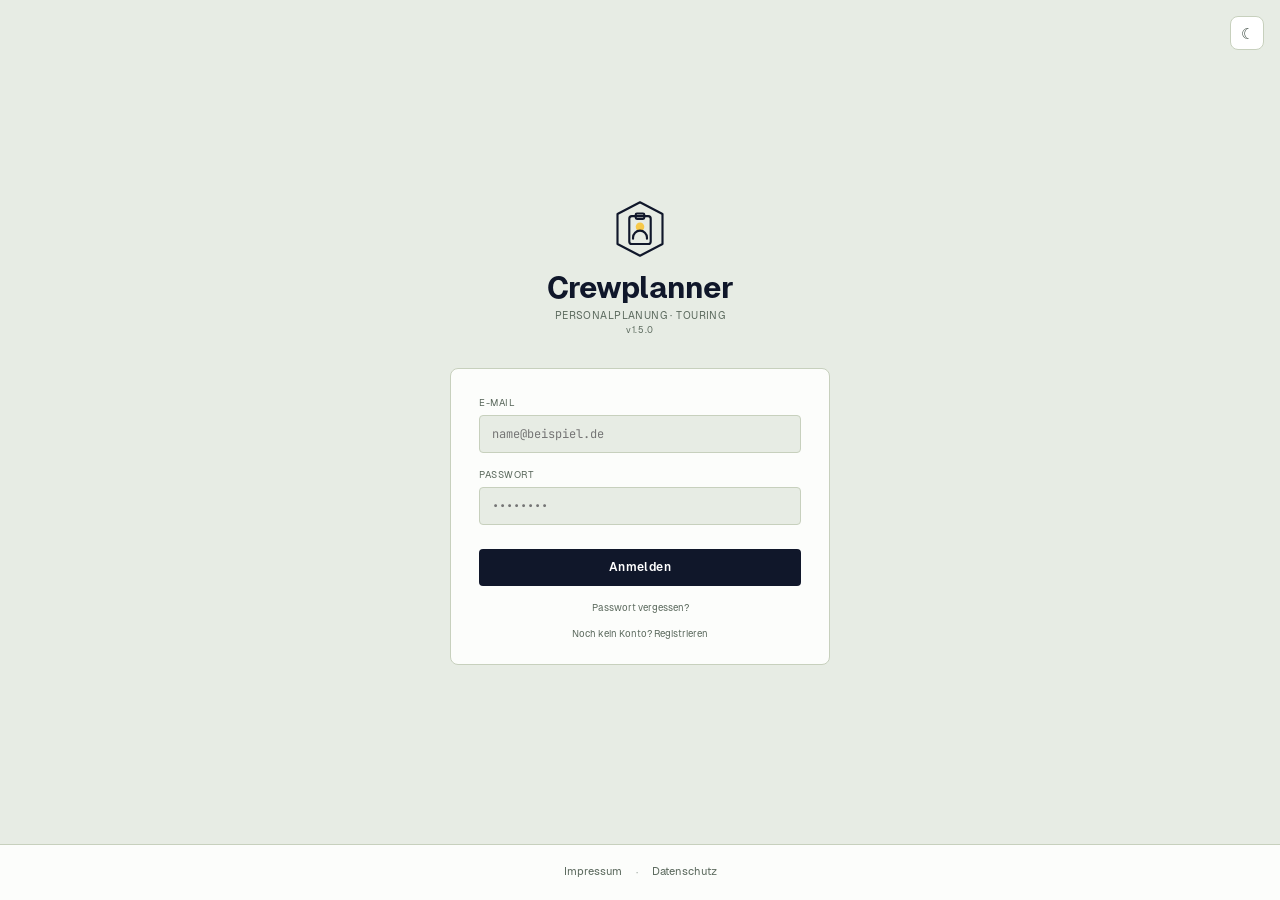
<file: index.html>
<!DOCTYPE html>
<html lang="de">
<head>
<meta charset="UTF-8">
<meta name="viewport" content="width=device-width, initial-scale=1.0">
<title>Tour Crew Plan 2026</title>
<script>
  // Service Worker: hält Module/Seiten dauerhaft aktuell (siehe sw.js) — kein manuelles
  // Cache-Leeren mehr nötig. Einmalige Auto-Aktualisierung, wenn ein neuer SW übernimmt.
  if ('serviceWorker' in navigator) {
    navigator.serviceWorker.register('sw.js').catch(function(){});
    var _swReloaded = false;
    navigator.serviceWorker.addEventListener('controllerchange', function () {
      if (_swReloaded) return; _swReloaded = true; location.reload();
    });
  }
</script>
<script>
  // Smart URL navigation — funktioniert auf GitHub Pages + Produktivserver
  window.getNavUrl = function(filename) {
    const pathname = window.location.pathname;
    const parts = pathname.split('/').filter(Boolean);
    // GitHub Pages: /Crewplaner/ → parts[0]='Crewplaner' (kein Punkt = Verzeichnis)
    // Produktivserver: /index.html → parts[0]='index.html' (hat Punkt = Datei)
    if (parts.length >= 1 && !parts[0].includes('.')) {
      return '/' + parts[0] + '/' + filename;
    }
    return '/' + filename;
  };
</script>
<!-- Hell/Dunkel VOR dem CSS festlegen, damit beim Laden nichts aufblitzt (Schlüssel cp_mode). -->
<script>try{var _m=localStorage.getItem('cp_mode');if(_m==='light'||_m==='dark')document.documentElement.dataset.theme=_m;}catch(e){}</script>
<link rel="icon" type="image/svg+xml" href="favicon.svg">
<!-- Design-Tokens + Schriften (Geist, JetBrains Mono) zentral in theme.css. -->
<link rel="stylesheet" href="theme.css?v=3">
<link rel="stylesheet" href="styles.css?v=25">

</head>
<body>

<!-- HEADER -->
<div class="header">
  <div class="header-rail"></div>
  <button id="btnMenu" class="mobile-only" onclick="toggleDrawer()" aria-label="Menü">☰</button>
  <div class="header-body">
    <!-- LEFT: Planer Logo -->
    <div class="hleft" id="areaPlaner"></div>

    <!-- CENTER: Band Logo + Title -->
    <div class="hcenter">
      <div class="logo-band-wrap" id="areaBand">
        <div id="titleBlock" style="display:flex;align-items:center;gap:11px;">
          <svg class="cp-mark" width="30" height="30" viewBox="0 0 56 56" fill="none" stroke-width="2.4" stroke-linejoin="round" stroke-linecap="round" aria-label="Crewplanner">
            <path d="M28 3 L49 14 L49 42 L28 53 L7 42 L7 14 Z" stroke="currentColor"/>
            <rect x="18" y="16" width="20" height="26" rx="2.4" stroke="currentColor"/>
            <rect x="24" y="13.5" width="8" height="5" rx="1.2" stroke="currentColor"/>
            <circle cx="28" cy="26" r="4" fill="#f7c948" stroke="none"/>
            <path d="M21.5 37 v-1 a6.5 6.5 0 0 1 13 0 v1" stroke="currentColor"/>
          </svg>
          <div style="text-align:left;">
            <h1>Crewplanner</h1>
            <div class="subtitle-row">
              <span class="tour-tag">Personalplan · v1.5.0</span>
              <span class="active-plan-name" id="activePlanName"></span>
            </div>
          </div>
        </div>
      </div>
    </div>

    <!-- RIGHT: Booking Logo -->
    <div class="hright"><div id="areaBooking"></div></div>
  </div>

  <button class="theme-toggle" id="themeToggle" onclick="toggleTheme()" title="Hell/Dunkel umschalten" aria-label="Hell/Dunkel umschalten" style="align-self:center;margin:0 14px;">☾</button>

  <input type="file" id="fileInput" accept=".json" style="display:none" onchange="onFileLoad(event)">
  <input type="file" id="inLogoPlaner" accept="image/*" style="display:none" onchange="handleLogoUpload('planer',this)">
  <input type="file" id="inLogoBand" accept="image/*" style="display:none" onchange="handleLogoUpload('band',this)">
  <input type="file" id="inLogoBooking" accept="image/*" style="display:none" onchange="handleLogoUpload('booking',this)">
</div>

<!-- KPI STRIP -->
<div class="kpi-strip" id="kpiStrip"></div>

<!-- LAYOUT -->
<div class="layout" id="mainLayout">
  <div class="sidebar" id="sidebar">
    <div class="sidebar-section">
      <h3>Aktionen</h3>
      <div class="sb-actions">
        <button class="primary manager-only" onclick="savePlan()"><span class="sb-gl">▶</span>Speichern</button>
        <button class="manager-only" onclick="saveJSON()"><span class="sb-gl">⤓</span>Export JSON</button>
        <button class="manager-only" onclick="loadJSON()"><span class="sb-gl">▶</span>Laden</button>
        <button id="btnCrewKonsole" class="manager-only" onclick="window.location.href=window.getNavUrl('admin.html')+'#crew'" title="Crew, Positionen und Einladungen werden in der Konsole verwaltet"><span class="sb-gl">👥</span><span id="btnCrewKonsoleTxt" style="white-space:normal;line-height:1.3;">Crew in der Konsole verwalten</span></button>
        <button class="manager-only" onclick="openAddDate()"><span class="sb-gl">+</span>Datum hinzufügen</button>
        <button class="manager-only" onclick="openTourBlock()"><span class="sb-gl">▶</span>Tourblock einfügen</button>
        <button class="manager-only" onclick="openBlockRange()"><span class="sb-gl">▶</span>Bereich → Block</button>
        <button class="manager-only" onclick="openBulkStatusModal()"><span class="sb-gl">✎</span>Status ändern</button>
        <button onclick="scrollToToday()" title="Zur heutigen Tour-Zeile springen"><span class="sb-gl">⌖</span>→ Heute</button>
        <button onclick="toggleSidebar()" id="btnSidebar"><span class="sb-gl">◀</span>Sidebar ausblenden</button>
        <button onclick="try{localStorage.removeItem('pb_token');localStorage.removeItem('pb_user');}catch(e){};location.href='login.html'" style="border-color:rgba(232,74,74,.35);color:var(--warn);"><span class="sb-gl">⎋</span>Abmelden</button>
        <button id="btnKonsole" onclick="window.location.href=window.getNavUrl('admin.html')" style="display:none;"><span class="sb-gl">⚙</span>Admin Konsole</button>
        <button class="crew-only primary" onclick="bulkConfirmAllMySlots()" style="display:none;"><span class="sb-gl">✓</span>Termine bestätigen</button>
        <button class="crew-only" onclick="downloadMyICS()" style="display:none;"><span class="sb-gl">📅</span>Meine Termine (.ics)</button>
        <button class="crew-only" onclick="printMySchedule()" style="display:none;"><span class="sb-gl">📄</span>Meine Termine (PDF)</button>
        <button class="crew-only" onclick="openSubscribeModal()" style="display:none;"><span class="sb-gl">📆</span>Kalender abonnieren</button>
      </div>
    </div>
    <div class="sidebar-section" id="statusLegend">
      <h3>Legende</h3>
      <div style="display:flex;flex-direction:column;gap:6px;padding:4px 0;font-family:var(--mono);font-size:.6rem;">
        <div style="display:flex;align-items:center;gap:8px;"><span style="width:10px;height:10px;border-radius:50%;background:var(--show);flex-shrink:0;"></span><span style="color:var(--muted);">✓ bestätigt</span></div>
        <div style="display:flex;align-items:center;gap:8px;"><span style="width:10px;height:10px;border-radius:50%;background:var(--accent);flex-shrink:0;"></span><span style="color:var(--muted);">⏳ angefragt</span></div>
        <div style="display:flex;align-items:center;gap:8px;"><span style="width:10px;height:10px;border-radius:50%;background:var(--pencilled);flex-shrink:0;"></span><span style="color:var(--muted);">✎ vorgemerkt</span></div>
        <div style="display:flex;align-items:center;gap:8px;"><span style="width:10px;height:10px;border-radius:50%;background:var(--warn);flex-shrink:0;"></span><span style="color:var(--muted);">✗ abgesagt</span></div>
      </div>
    </div>
    <div class="sidebar-section">
      <h3>Pläne</h3>
      <div id="planList"></div>
      <div class="sb-actions" style="margin-top:4px;">
        <button class="manager-only" onclick="openNewPlan()"><span class="sb-gl">+</span>Neuer Plan</button>
      </div>
    </div>
    <div id="userBadge" style="display:none;flex-direction:column;gap:4px;padding:10px 12px;margin-top:auto;border-top:1px solid var(--border);font-family:var(--mono);">
      <span class="user-email" style="font-size:.6rem;color:var(--muted);overflow:hidden;text-overflow:ellipsis;white-space:nowrap;"></span>
      <button onclick="try{localStorage.removeItem('pb_token');localStorage.removeItem('pb_user');}catch(e){};location.href='login.html'" style="font-size:.6rem;padding:4px 8px;background:transparent;border:1px solid var(--border);border-radius:3px;color:var(--muted);cursor:pointer;text-align:left;">Abmelden</button>
    </div>
  </div>

  <div class="table-wrap" id="tableRight">
    <!-- View Toggle -->
    <div class="view-toggle-bar">
      <div class="view-toggle" role="tablist">
        <button class="vt-btn active" data-view="table" onclick="setView('table')" role="tab">
          <span class="vt-ic">▦</span> Tabelle
        </button>
        <button class="vt-btn" data-view="blocks" onclick="setView('blocks')" role="tab">
          <span class="vt-ic">▨</span> Blöcke
        </button>
        <button class="vt-btn" data-view="crew" onclick="setView('crew')" role="tab">
          <span class="vt-ic">▰</span> Crew
        </button>
      </div>
      <div class="view-toggle-meta" id="viewMeta"></div>
    </div>

    <!-- Table View -->
    <div class="view-pane" id="viewTable">
      <div class="table-area">
        <table><thead id="tHead"></thead><tbody id="tBody"></tbody></table>
      </div>
    </div>

    <!-- Block View -->
    <div class="view-pane" id="viewBlocks" style="display:none;">
      <div class="blocks-area" id="blocksArea"></div>
    </div>

    <!-- Crew View -->
    <div class="view-pane" id="viewCrew" style="display:none;">
      <div class="crew-area" id="crewArea"></div>
    </div>

    <div class="stats-bar" id="statsBar"></div>
  </div>
</div>

<!-- DROPDOWN -->
<div class="dd-ov" id="ddOv" onclick="closeDD()"></div>
<div class="dd-menu" id="ddMenu"></div>
<!-- v1.5.0: Crew-Entwurf — alle Antworten der Crew sammeln sich hier, gespeichert wird gesammelt -->
<div id="crewSaveBar" role="region" aria-label="Ungespeicherte Änderungen" style="display:none;">
  <span class="csb-count"><span class="csb-dot">●</span> <span id="crewSaveCount">0 ungespeicherte Änderungen</span></span>
  <span class="csb-btns">
    <button type="button" class="csb-save" onclick="saveMyChanges()">💾 Änderungen speichern</button>
    <button type="button" class="csb-discard" onclick="discardMyChanges()">↩ Verwerfen</button>
  </span>
</div>
<!-- TAGESARTEN-MANAGER MODAL -->
<div class="modal-bg" id="typeManagerModal">
  <div class="modal-box" style="max-width:420px;">
    <div class="modal-title">Arten bearbeiten</div>
    <div id="typeManagerList" style="max-height:360px;overflow-y:auto;margin-bottom:12px;"></div>
    <div class="mactions">
      <button class="mbtn" onclick="openAddType()">+ Neue Art</button>
      <button class="mbtn primary" onclick="closeModal('typeManagerModal')">Schließen</button>
    </div>
  </div>
</div>

<!-- ADD DATE / RENAME / ADD POS MODAL (shared) -->
<div class="modal-bg" id="sharedModal">
  <div class="modal-box">
    <div class="modal-title" id="sharedTitle"></div>
    <div id="sharedBody"></div>
  </div>
</div>

<!-- KALENDER ABONNIEREN MODAL (Crew) -->
<div class="modal-bg" id="subscribeModal">
  <div class="modal-box">
    <div class="modal-title">Kalender abonnieren</div>
    <div id="subscribeBody"></div>
    <div class="mactions"><button class="mbtn" onclick="closeModal('subscribeModal')">Schließen</button></div>
  </div>
</div>

<!-- TOURBLOCK MODAL -->
<div class="modal-bg" id="tbModal">
  <div id="tbInner">
    <div id="tbStep1" style="padding:26px;">
      <div class="tb-title">Neuer Tourblock</div>
      <div class="tb-sub">Zeitraum &amp; Blockname festlegen</div>
      <div class="tb-g2">
        <div class="mf"><label class="ml">Blockname</label><input type="text" id="tbName" class="mi" placeholder="z.B. Deutschland Leg 1"></div>
        <div class="mf"><label class="ml">Standard-Ort</label><input type="text" id="tbLoc" class="mi" placeholder="z.B. Berlin – Arena"></div>
        <div class="mf"><label class="ml">Von</label><input type="date" id="tbStart" class="mi"></div>
        <div class="mf"><label class="ml">Bis</label><input type="date" id="tbEnd" class="mi"></div>
      </div>
      <div class="tb-hint"><strong>Smart-Defaults:</strong> Erster &amp; letzter Tag → Reise · Mittlere Tage → Show<br>Alles im nächsten Schritt anpassbar.</div>
      <div class="mactions">
        <button class="mbtn" onclick="closeModal('tbModal')">Abbrechen</button>
        <button class="mbtn primary" onclick="tbStep2()">Weiter →</button>
      </div>
    </div>
    <div id="tbStep2" style="display:none;padding:26px;">
      <div class="tb-title">Tage konfigurieren</div>
      <div class="tb-sub" id="tbStep2Sub"></div>
      <div class="tb-bulk">
        <span class="tb-bulk-lbl">Alle:</span>
        <button onclick="tbSetAll('show','Show')" style="background:var(--panel2);border-color:var(--rule-2);color:var(--show);padding:3px 9px;font-size:.68rem;">Show</button>
        <button onclick="tbSetAll('reise','Reise')" style="background:var(--panel2);border-color:var(--rule-2);color:var(--reise);padding:3px 9px;font-size:.68rem;">Reise</button>
        <button onclick="tbSetAll('prep','Aufbau')" style="background:var(--panel2);border-color:var(--rule-2);color:var(--warn)83a;padding:3px 9px;font-size:.68rem;">Aufbau</button>
        <button onclick="tbSetAll('prep','Probe')" style="background:var(--panel2);border-color:var(--rule-2);color:var(--warn)83a;padding:3px 9px;font-size:.68rem;">Probe</button>
        <button onclick="tbSetAll('off','OFF')" style="background:var(--panel2);border-color:var(--rule-2);color:var(--muted);padding:3px 9px;font-size:.68rem;">OFF</button>
      </div>
      <div class="tb-daylist" id="tbDayList"></div>
      <div class="mactions" style="justify-content:space-between;">
        <button class="mbtn" onclick="tbBack()">← Zurück</button>
        <div style="display:flex;gap:8px;">
          <button class="mbtn" onclick="closeModal('tbModal')">Abbrechen</button>
          <button class="mbtn primary" onclick="tbConfirm()">✓ Block einfügen</button>
        </div>
      </div>
    </div>
  </div>
</div>

<!-- LOGO MODAL -->
<div class="modal-bg" id="logoModal">
  <div class="modal-box" style="width:420px;">
    <div class="modal-title">🖼 Logos einfügen</div>
    <p style="font-size:.65rem;color:var(--muted);margin-bottom:16px;line-height:1.6;">Lade Logos hoch — sie werden automatisch an der richtigen Stelle im Header platziert und in der JSON-Datei gespeichert.</p>

    <!-- Band -->
    <div class="logo-option" onclick="document.getElementById('inLogoBand').click()">
      <div class="logo-option-icon">🎸</div>
      <div class="logo-option-text">
        <strong>Band-Logo</strong>
        <span>Erscheint mittig neben dem Titel "Tour Crew"</span>
      </div>
      <div class="logo-option-action">
        <img id="prevBand" class="logo-preview">
        <button class="logo-remove" id="rmBand" onclick="event.stopPropagation();removeLogo('band')">✕ Entfernen</button>
      </div>
    </div>

    <!-- Booking -->
    <div class="logo-option" onclick="document.getElementById('inLogoBooking').click()">
      <div class="logo-option-icon">📋</div>
      <div class="logo-option-text">
        <strong>Booking-Logo</strong>
        <span>Erscheint rechtsbündig oben rechts</span>
      </div>
      <div class="logo-option-action">
        <img id="prevBooking" class="logo-preview">
        <button class="logo-remove" id="rmBooking" onclick="event.stopPropagation();removeLogo('booking')">✕ Entfernen</button>
      </div>
    </div>

    <!-- Planer -->
    <div class="logo-option" onclick="document.getElementById('inLogoPlaner').click()">
      <div class="logo-option-icon">📁</div>
      <div class="logo-option-text">
        <strong>Planer-Logo</strong>
        <span>Erscheint linksbündig oben links</span>
      </div>
      <div class="logo-option-action">
        <img id="prevPlaner" class="logo-preview">
        <button class="logo-remove" id="rmPlaner" onclick="event.stopPropagation();removeLogo('planer')">✕ Entfernen</button>
      </div>
    </div>

    <div class="mactions">
      <button class="mbtn primary" onclick="closeModal('logoModal')">Fertig</button>
    </div>
  </div>
</div>

<!-- PDF MODAL -->
<div class="modal-bg" id="pdfModal">
  <div class="modal-box" style="width:480px;max-height:92vh;">
    <div class="modal-title">PDF Export</div>
    <div style="font-size:10px;color:var(--muted);margin-bottom:14px;text-transform:uppercase;letter-spacing:.2em;">Strg+P / Cmd+P → Als PDF speichern</div>

    <div class="mf">
      <label class="ml">Ansicht</label>
      <div class="pdf-view-choice" id="pdfViewChoice">
        <button type="button" class="pvc active" data-view="table" onclick="pdfSetView('table')"><span class="pvc-ic">▦</span><span class="pvc-lbl">Tabelle</span><span class="pvc-desc">Volle Kreuztabelle aller Positionen</span></button>
        <button type="button" class="pvc" data-view="blocks" onclick="pdfSetView('blocks')"><span class="pvc-ic">▨</span><span class="pvc-lbl">Blöcke</span><span class="pvc-desc">Kompakte Tourblock-Übersicht</span></button>
        <button type="button" class="pvc" data-view="crew" onclick="pdfSetView('crew')"><span class="pvc-ic">▰</span><span class="pvc-lbl">Crew</span><span class="pvc-desc">Timeline pro Crew-Mitglied</span></button>
      </div>
    </div>

    <div class="mf" id="pdfPosWrap"><label class="ml">Positionen</label>
      <div style="display:flex;gap:6px;margin-bottom:6px;">
        <button class="mbtn" style="font-size:10px;padding:3px 8px;" onclick="pdfToggleAll('pdfPosCbs',true)">Alle</button>
        <button class="mbtn" style="font-size:10px;padding:3px 8px;" onclick="pdfToggleAll('pdfPosCbs',false)">Keine</button>
      </div>
      <div id="pdfPosCbs" style="display:flex;flex-direction:column;gap:5px;margin-top:4px;"></div>
    </div>

    <div class="mf" style="margin-top:12px;"><label class="ml">Crew-Mitglieder</label>
      <div style="display:flex;gap:6px;margin-bottom:6px;">
        <button class="mbtn" style="font-size:10px;padding:3px 8px;" onclick="pdfToggleAll('pdfCrewCbs',true)">Alle</button>
        <button class="mbtn" style="font-size:10px;padding:3px 8px;" onclick="pdfToggleAll('pdfCrewCbs',false)">Keine</button>
      </div>
      <div id="pdfCrewCbs" style="display:flex;flex-direction:column;gap:5px;margin-top:4px;"></div>
    </div>

    <div class="mf" style="margin-top:12px;"><label class="ml">Tagesarten</label>
      <div style="display:flex;flex-direction:column;gap:5px;margin-top:4px;">
        <label style="display:flex;align-items:center;gap:8px;font-size:11px;cursor:pointer;"><input type="checkbox" id="pdfShow" checked style="accent-color:var(--show);"> <span style="color:var(--show);">■ </span> Show</label>
        <label style="display:flex;align-items:center;gap:8px;font-size:11px;cursor:pointer;"><input type="checkbox" id="pdfReise" checked style="accent-color:var(--reise);"> <span style="color:var(--reise);">■ </span> Reise</label>
        <label style="display:flex;align-items:center;gap:8px;font-size:11px;cursor:pointer;"><input type="checkbox" id="pdfPrep" checked style="accent-color:var(--prep);"> <span style="color:var(--prep);">■ </span> Aufbau / Probe</label>
        <label style="display:flex;align-items:center;gap:8px;font-size:11px;cursor:pointer;"><input type="checkbox" id="pdfOff" checked style="accent-color:var(--off);"> <span style="color:var(--off);">■ </span> OFF / Sonstiges</label>
      </div></div>
    <div class="mactions">
      <button class="mbtn" onclick="closeModal('pdfModal')">Abbrechen</button>
      <button class="mbtn primary" onclick="generatePDF()">▶ Druckansicht</button>
    </div>
  </div>
</div>

<!-- CALENDAR MODAL -->
<div class="modal-bg" id="calModal">
  <div class="modal-box" style="width:360px;">
    <div class="modal-title">📅 Kalender exportieren</div>
    <div style="font-size:.62rem;color:var(--muted);margin-bottom:14px;text-transform:uppercase;letter-spacing:.08em;">Importierbar in Apple Kalender, Google, Outlook</div>
    <div class="mf"><label class="ml">Tagesarten</label>
      <div style="display:flex;flex-direction:column;gap:5px;margin-top:4px;">
        <label style="display:flex;align-items:center;gap:8px;font-size:.73rem;cursor:pointer;"><input type="checkbox" id="calShow" checked style="accent-color:var(--show);"> <span style="color:var(--show);">■ </span> Show</label>
        <label style="display:flex;align-items:center;gap:8px;font-size:.73rem;cursor:pointer;"><input type="checkbox" id="calReise" checked style="accent-color:var(--reise);"> <span style="color:var(--reise);">■ </span> Reise</label>
        <label style="display:flex;align-items:center;gap:8px;font-size:.73rem;cursor:pointer;"><input type="checkbox" id="calPrep" checked style="accent-color:var(--prep);"> <span style="color:var(--prep);">■ </span> Aufbau / Probe</label>
        <label style="display:flex;align-items:center;gap:8px;font-size:.73rem;cursor:pointer;"><input type="checkbox" id="calOff" style="accent-color:var(--muted);"> <span style="color:var(--muted);">■ </span> OFF / Sonstiges</label>
      </div>
    </div>
    <div class="mactions">
      <button class="mbtn" onclick="closeModal('calModal')">Abbrechen</button>
      <button class="mbtn primary" onclick="generateICS()">⬇ .ics herunterladen</button>
    </div>
  </div>
</div>

<!-- TOAST -->
<div id="toast" style="position:fixed;bottom:22px;right:22px;padding:8px 16px;border-radius:5px;font-family:var(--mono);font-size:.7rem;color:#fff;z-index:9999;opacity:0;transition:opacity .3s;pointer-events:none;"></div>

<!-- Configure PocketBase URL for auth-bootstrap.js -->
<script>
  // Umgebungs-Auswahl (v0.31.0): nur der exakte Live-Host bekommt die Live-API,
  // GitHub Pages / localhost / sonst → Test-API. Wortgleich zu pickApiUrl in js/pure.js.
  window.POCKETBASE_URL = (function (h) {
    if (h === 'crewplanner.nyxlightwork.de' || h === 'www.crewplanner.nyxlightwork.de')
      return 'https://api.crewplanner.nyxlightwork.de';
    return 'https://api-test.crewplanner.nyxlightwork.de';
  })(location.hostname);
</script>

<!-- Auth Bootstrap: Centralized auth validation (before app.js loads) -->
<script src="js/auth-bootstrap.js?v=12"></script>

<!-- SCRIPTS (Module entry point — cache-bust by incrementing app.js version) -->
<script type="module" src="js/app.js?v=67"></script>

<!-- Sammel-Statuswechsel: bestätigt ⇄ vorgemerkt (v0.5.0) -->
<div id="bulkStatusModal" class="modal-bg" style="z-index:520;">
  <div class="modal-box" style="max-width:560px;">
    <div style="display:flex;justify-content:space-between;align-items:center;margin-bottom:10px;">
      <span style="color:var(--accent);letter-spacing:2px;font-size:.75rem;">STATUS ÄNDERN</span>
      <span style="cursor:pointer;color:var(--muted);" onclick="closeBulkStatusModal()">✕</span>
    </div>
    <!-- Schritt 1: Aktion wählen. Ein Klick auf die bereits aktive Aktion tut nichts —
         früher verwarf er stillschweigend die Auswahl (v0.8.6). -->
    <div style="display:flex;gap:5px;margin-bottom:8px;flex-wrap:wrap;">
      <button data-bsmode="pencil"  onclick="_bulkStatusSetMode('pencil')"  style="flex:1 1 40%;background:var(--accent);color:var(--on-accent);border:1px solid var(--rule-2);border-radius:3px;padding:5px;font-family:var(--mono);font-size:.6rem;letter-spacing:1px;cursor:pointer;">✎ VORMERKEN</button>
      <button data-bsmode="confirm" onclick="_bulkStatusSetMode('confirm')" style="flex:1 1 40%;background:var(--panel2);color:var(--muted);border:1px solid var(--rule-2);border-radius:3px;padding:5px;font-family:var(--mono);font-size:.6rem;letter-spacing:1px;cursor:pointer;">✓ BESTÄTIGEN</button>
      <button data-bsmode="request" onclick="_bulkStatusSetMode('request')" style="flex:1 1 40%;background:var(--panel2);color:var(--muted);border:1px solid var(--rule-2);border-radius:3px;padding:5px;font-family:var(--mono);font-size:.6rem;letter-spacing:1px;cursor:pointer;">⏳ ANFRAGEN</button>
      <button data-bsmode="remove"  onclick="_bulkStatusSetMode('remove')"  style="flex:1 1 40%;background:var(--panel2);color:var(--muted);border:1px solid var(--rule-2);border-radius:3px;padding:5px;font-family:var(--mono);font-size:.6rem;letter-spacing:1px;cursor:pointer;">✕ AUFHEBEN</button>
    </div>
    <!-- Schritt 2: Tage wählen. „nur offene" ersetzt die automatische Vorauswahl aus v0.8.6 —
         gleiche Abkürzung, aber als bewusste Handlung. -->
    <div style="display:flex;gap:8px;align-items:center;margin-bottom:8px;flex-wrap:wrap;">
      <span id="bulkStatusHint" style="color:var(--muted);font-size:.6rem;letter-spacing:1px;flex:1;"></span>
      <button onclick="_bulkStatusSelectOpen()" style="background:var(--panel2);color:var(--muted);border:1px solid var(--rule-2);border-radius:3px;padding:3px 10px;font-family:inherit;font-size:.62rem;letter-spacing:1px;cursor:pointer;">NUR OFFENE</button>
      <button onclick="_bulkStatusSelectAll(true)" style="background:var(--panel2);color:var(--show);border:1px solid var(--rule-2);border-radius:3px;padding:3px 10px;font-family:inherit;font-size:.62rem;letter-spacing:1px;cursor:pointer;">ALLE</button>
      <button onclick="_bulkStatusSelectAll(false)" style="background:var(--panel2);color:var(--warn);border:1px solid var(--rule-2);border-radius:3px;padding:3px 10px;font-family:inherit;font-size:.62rem;letter-spacing:1px;cursor:pointer;">KEINE</button>
    </div>
    <div style="color:var(--muted);font-size:.58rem;margin-bottom:6px;" id="bulkStatusMode"></div>
    <div id="bulkStatusBody" style="max-height:52vh;overflow-y:auto;overscroll-behavior:contain;margin-bottom:12px;padding-right:4px;"></div>
    <div style="color:var(--muted);font-size:.56rem;line-height:1.5;margin-bottom:8px;">
      Die Crew wird nicht sofort benachrichtigt — die Änderungen landen in den ausstehenden
      Updates und gehen erst mit „Updates senden" raus.
    </div>
    <div style="text-align:right;">
      <!-- „Schließen", nicht „Abbrechen": Es bricht nichts ab, es macht das Fenster zu.
           Wer nach getaner Arbeit nur einen Knopf mit „Abbrechen" sieht, traut sich nicht. -->
      <button class="mbtn" onclick="closeBulkStatusModal()">Schließen</button>
      <button id="btnBulkStatusApply" class="mbtn primary" onclick="applyBulkStatus()">✎ 0 VORMERKEN →</button>
      <!-- Beschriftung kommt aus _updateApplyButton und trägt IMMER die Zahl der Auswahl. -->

    </div>
  </div>
</div>

<!-- Backdrop für den mobilen Sidebar-Drawer -->
<div class="drawer-backdrop" id="drawerBackdrop" onclick="toggleDrawer()"></div>

<!-- Pflichtangaben nach § 5 DDG: statisches HTML, kein JavaScript — siehe theme.css -->
<footer class="legal-footer">
  <a href="https://nyxlightwork.de/impressum.html" target="_blank" rel="noopener">Impressum</a>
  <span class="sep" aria-hidden="true">·</span>
  <a href="https://nyxlightwork.de/impressum.html#datenschutz" target="_blank" rel="noopener">Datenschutz</a>
</footer>

</body>
</html>
</file>
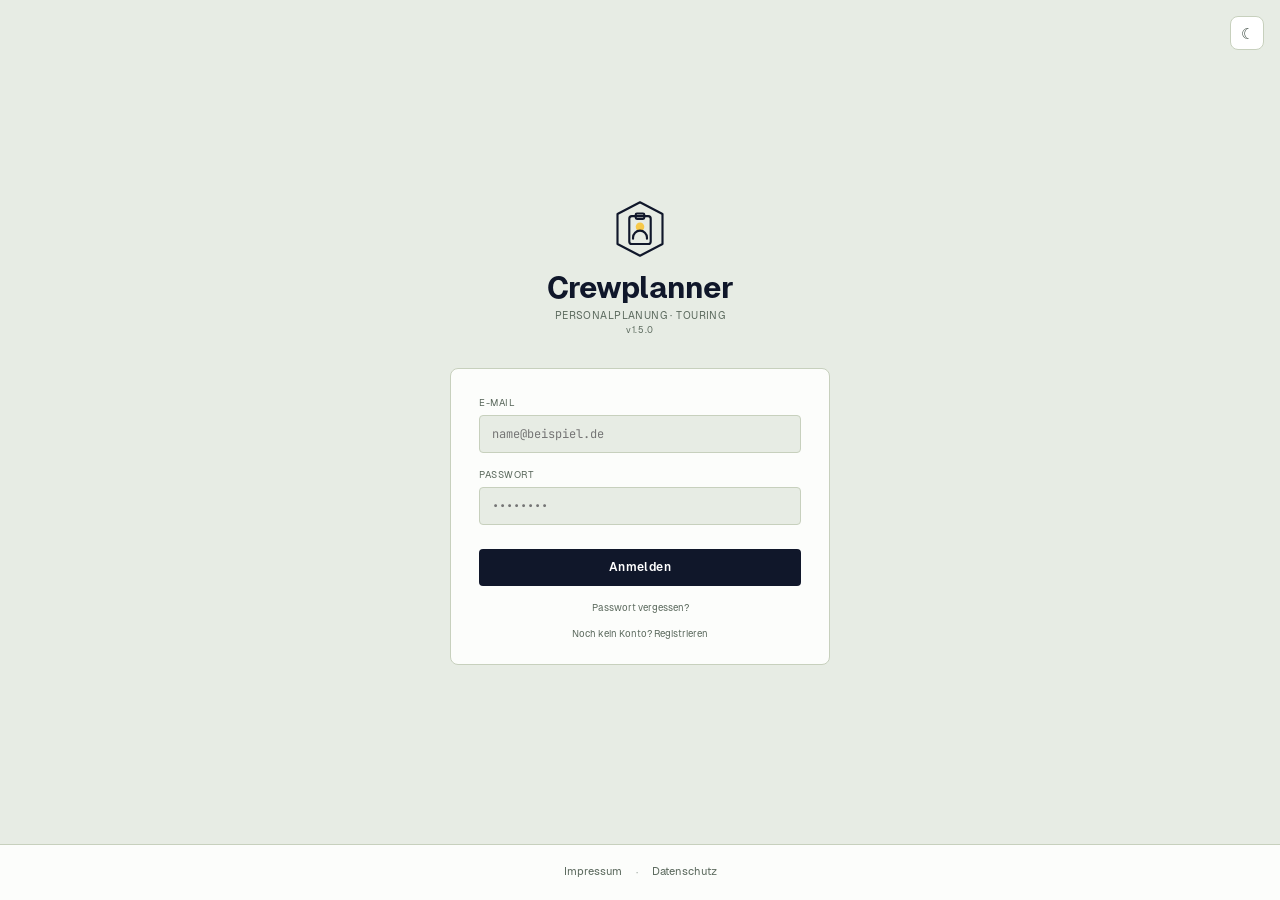
<file: admin.html>
<!DOCTYPE html>
<html lang="de">
<head>
<meta charset="UTF-8">
<meta name="viewport" content="width=device-width, initial-scale=1.0">
<title>Konsole — Tour/Crew</title>
<script>
  // Service Worker: hält Module/Seiten dauerhaft aktuell (siehe sw.js).
  if ('serviceWorker' in navigator) {
    navigator.serviceWorker.register('sw.js').catch(function(){});
    var _swReloaded = false;
    navigator.serviceWorker.addEventListener('controllerchange', function () {
      if (_swReloaded) return; _swReloaded = true; location.reload();
    });
  }
</script>
<script>try{var _m=localStorage.getItem('cp_mode');if(_m==='light'||_m==='dark')document.documentElement.dataset.theme=_m;}catch(e){}</script>
<link rel="icon" type="image/svg+xml" href="favicon.svg">
<link rel="stylesheet" href="theme.css?v=3">
<script type="module" src="js/admin-app.js?v=27"></script>

<!-- Configure PocketBase URL for auth-bootstrap.js -->
<script>
  // Umgebungs-Auswahl (v0.31.0): nur der exakte Live-Host bekommt die Live-API,
  // GitHub Pages / localhost / sonst → Test-API. Wortgleich zu pickApiUrl in js/pure.js.
  window.POCKETBASE_URL = (function (h) {
    if (h === 'crewplanner.nyxlightwork.de' || h === 'www.crewplanner.nyxlightwork.de')
      return 'https://api.crewplanner.nyxlightwork.de';
    return 'https://api-test.crewplanner.nyxlightwork.de';
  })(location.hostname);

  // Smart URL navigation — funktioniert auf GitHub Pages + Produktivserver
  window.getNavUrl = function(filename) {
    const pathname = window.location.pathname;
    const parts = pathname.split('/').filter(Boolean);
    if (parts.length >= 1 && !parts[0].includes('.')) {
      return '/' + parts[0] + '/' + filename;
    }
    return '/' + filename;
  };
</script>

<!-- Auth Bootstrap: Centralized auth validation -->
<script src="js/auth-bootstrap.js?v=12"></script>

<!-- Admin Initialization: Wait for both authReady and DOMContentLoaded -->
<script>
  let _IS_SUPERADMIN_CONSOLE = false;
  let _adminAuthUser = null;
  let _domReady = false;

  function _tryInitAdmin() {
    if (!_adminAuthUser || !_domReady) return; // Wait for both signals
    const user = _adminAuthUser;
    _adminAuthUser = null; // Prevent double execution
    _runAdminInit(user);
  }

  window.addEventListener('authReady', function(e) {
    _adminAuthUser = e.detail;
    if (!_adminAuthUser) {
      console.error('[admin] No user in authReady event');
      return;
    }
    _tryInitAdmin();
  });

  document.addEventListener('DOMContentLoaded', function() {
    _domReady = true;
    _tryInitAdmin();
  });

  function _runAdminInit(user) {
    const role = user.role || 'crew';
    _IS_SUPERADMIN_CONSOLE = (role === 'superadmin');
    // v1.3.0: Rolle in den gemeinsamen Modulen bekannt machen (IS_MANAGER, hasPermission …).
    // Das Modul admin-app.js läuft vor DOMContentLoaded, window.setConsoleAuth ist hier da.
    if (typeof window.setConsoleAuth === 'function') window.setConsoleAuth(user.id || null, user.email || '', role);

    const badge = document.getElementById('adminUserBadge');
    if (badge) badge.textContent = user.email + ' · ' + role;

    const consoleBadge = document.getElementById('consoleBadge');
    if (consoleBadge) consoleBadge.textContent = role === 'superadmin' ? 'Admin Konsole' : 'Manager Konsole';

    if (_IS_SUPERADMIN_CONSOLE) {
      document.querySelectorAll('.superadmin-only').forEach(el => el.style.display = '');
      loadDirectory();
      loadPlans();
    }

    _loadAdminLogos();
    renderAdminLogos();
    loadAdminPlans().then(_openCrewFromHash);
    switchTab('werkzeuge');
    checkNewActivity();
  }
</script>

<style>
*, *::before, *::after { box-sizing: border-box; margin: 0; padding: 0; }

body {
  background: var(--bg);
  color: var(--ink);
  font-family: var(--sans);
  min-height: 100vh;
}

.admin-header {
  background: var(--panel);
  border-bottom: 1px solid var(--rule-2);
  padding: 16px 24px;
  display: flex;
  align-items: center;
  justify-content: space-between;
  gap: 16px;
}

.admin-brand {
  display: flex;
  align-items: center;
  gap: 12px;
}

.admin-brand h1 {
  font-family: var(--sans);
  font-size: 1.6rem;
  letter-spacing: .06em;
  color: var(--ink);
  line-height: 1;
}

.admin-brand h1 span { color: var(--accent); }

.admin-brand .badge {
  background: var(--accent-wash);
  border: 1px solid var(--rule-2);
  color: var(--accent);
  font-size: .55rem;
  letter-spacing: .06em;
  text-transform: uppercase;
  padding: 3px 8px;
  border-radius: 3px;
}

.header-actions {
  display: flex;
  align-items: center;
  gap: 8px;
}

.btn {
  padding: 8px 16px;
  border-radius: 4px;
  font-family: var(--mono);
  font-size: .7rem;
  font-weight: 600;
  letter-spacing: .04em;
  cursor: pointer;
  border: none;
  transition: opacity .15s;
}
.btn:hover { opacity: .85; }
.btn:disabled { opacity: .4; cursor: not-allowed; }
.btn-primary { background: var(--accent); color: var(--on-accent); }
.btn-ghost { background: transparent; border: 1px solid var(--rule-2); color: var(--ink); }
.btn-green { background: rgba(74,232,160,.15); border: 1px solid rgba(74,232,160,.3); color: var(--show); }
.btn-danger { background: rgba(232,74,74,.15); border: 1px solid rgba(232,74,74,.3); color: var(--warn); }
.btn-sm { padding: 5px 10px; font-size: .65rem; }

.admin-nav {
  background: var(--panel);
  border-bottom: 1px solid var(--rule-2);
  padding: 0 24px;
  display: flex;
  gap: 0;
}

.nav-tab {
  padding: 12px 20px;
  font-family: var(--mono);
  font-size: .68rem;
  font-weight: 600;
  letter-spacing: .05em;
  text-transform: uppercase;
  color: var(--muted);
  cursor: pointer;
  background: none;
  border: none;
  border-bottom: 2px solid transparent;
  transition: color .15s, border-color .15s;
}

.nav-tab:hover { color: var(--ink); }
.nav-tab.active { color: var(--accent); border-bottom-color: var(--accent); }

.admin-content {
  padding: 24px;
  max-width: 1100px;
}

.section { display: none; }
.section.active { display: block; }

.section-title {
  font-size: .8rem;
  font-weight: 600;
  letter-spacing: .04em;
  color: var(--ink);
  margin-bottom: 4px;
}

.section-sub {
  font-size: .62rem;
  color: var(--muted);
  margin-bottom: 20px;
}

.data-table {
  width: 100%;
  border-collapse: collapse;
}

.data-table th {
  text-align: left;
  padding: 10px 12px;
  font-size: .6rem;
  font-weight: 600;
  letter-spacing: .05em;
  text-transform: uppercase;
  color: var(--muted);
  background: var(--panel);
  border-bottom: 1px solid var(--rule-2);
}

.data-table td {
  padding: 10px 12px;
  font-size: .7rem;
  border-bottom: 1px solid var(--panel2);
  vertical-align: middle;
}

.data-table tr:hover td { background: rgba(255,255,255,.02); }

.role-select {
  background: var(--panel2);
  border: 1px solid var(--rule-2);
  border-radius: 3px;
  padding: 4px 8px;
  font-family: var(--mono);
  font-size: .68rem;
  color: var(--ink);
  cursor: pointer;
}

.role-select:focus { outline: none; border-color: var(--accent); }

.role-badge {
  display: inline-block;
  padding: 2px 8px;
  border-radius: 3px;
  font-size: .58rem;
  font-weight: 600;
  letter-spacing: .04em;
  text-transform: uppercase;
}

.role-superadmin { background: var(--accent-wash); color: var(--accent); border: 1px solid var(--rule-2); }
.role-manager { background: rgba(74,232,160,.12); color: var(--show); border: 1px solid rgba(74,232,160,.25); }
.role-booker { background: rgba(79,129,189,.15); color: #7ab0e0; border: 1px solid rgba(79,129,189,.3); }
.role-crew { background: rgba(90,96,112,.15); color: var(--muted); border: 1px solid rgba(90,96,112,.3); }

.verified-badge { font-size: .6rem; color: var(--show); }
.unverified-badge { font-size: .6rem; color: var(--muted); }

.toast {
  position: fixed;
  bottom: 24px;
  right: 24px;
  background: var(--panel);
  border: 1px solid var(--rule-2);
  border-radius: 6px;
  padding: 12px 18px;
  font-size: .7rem;
  z-index: 9999;
  display: none;
}

.role-grid {
  display: grid;
  grid-template-columns: repeat(auto-fill, minmax(240px, 1fr));
  gap: 16px;
  margin-top: 8px;
}

.role-card {
  background: var(--panel);
  border: 1px solid var(--rule-2);
  border-radius: 6px;
  padding: 16px;
}

.role-card-name { font-size: .75rem; font-weight: 600; margin-bottom: 4px; }
.role-card-count { font-size: .6rem; color: var(--muted); margin-bottom: 12px; }

.role-perm-list {
  list-style: none;
  font-size: .62rem;
  color: var(--muted);
  line-height: 1.9;
}

.role-perm-list li::before { content: '✓ '; color: var(--show); }
.role-perm-list li.no::before { content: '✗ '; color: var(--warn); }
.role-perm-list li.no { color: var(--muted); }

.plan-status { font-size: .6rem; color: var(--muted); }

.search-bar {
  display: flex;
  gap: 8px;
  margin-bottom: 16px;
}

.search-bar input {
  flex: 1;
  max-width: 360px;
  background: var(--panel);
  border: 1px solid var(--rule-2);
  border-radius: 4px;
  padding: 8px 12px;
  font-family: var(--mono);
  font-size: .72rem;
  color: var(--ink);
  outline: none;
}

.search-bar input:focus { border-color: var(--accent); }

.loading { color: var(--muted); font-size: .7rem; padding: 24px 0; }
.error-text { color: var(--warn); font-size: .7rem; padding: 8px 0; }

/* ── Werkzeuge Tab ─────────────────────────────────────────────────────────── */
.tool-grid {
  display: grid;
  grid-template-columns: 1fr 1fr;
  gap: 16px;
}

@media (max-width: 800px) { .tool-grid { grid-template-columns: 1fr; } }

/* ========== Mobile / Responsive ========== */
@media (max-width: 768px) {
  .admin-header { flex-wrap: wrap; gap: 8px; padding: 10px 14px; }
  .admin-nav { padding: 0 10px; overflow-x: auto; flex-wrap: nowrap; white-space: nowrap; -webkit-overflow-scrolling: touch; }
  .nav-tab { padding: 12px 14px; }
  .admin-content { padding: 12px; }
  /* Breite Tabellen (Benutzer-/Crew-Verzeichnis) horizontal scrollbar statt zerquetscht */
  .data-table { display: block; overflow-x: auto; white-space: nowrap; -webkit-overflow-scrolling: touch; }
  /* Such-Input voll breit (behebt flex:1 ↔ max-width:360px-Konflikt) */
  .search-bar { flex-wrap: wrap; }
  .search-bar input { max-width: none; width: 100%; }
}

.tool-card {
  background: var(--panel);
  border: 1px solid var(--rule-2);
  border-radius: 6px;
  padding: 18px;
}

.tool-card.full-width { grid-column: 1 / -1; }

.tool-card-title {
  font-size: .72rem;
  font-weight: 600;
  letter-spacing: .04em;
  color: var(--ink);
  text-transform: uppercase;
  margin-bottom: 4px;
}

.tool-card-sub {
  font-size: .6rem;
  color: var(--muted);
  margin-bottom: 14px;
}

.tool-input {
  width: 100%;
  background: var(--panel2);
  border: 1px solid var(--rule-2);
  border-radius: 3px;
  padding: 7px 10px;
  font-family: var(--mono);
  font-size: .7rem;
  color: var(--ink);
  outline: none;
}
.tool-input:focus { border-color: var(--accent); }

.tool-btn-row { display: flex; gap: 8px; flex-wrap: wrap; margin-top: 12px; }

.plan-info-grid {
  display: grid;
  grid-template-columns: repeat(3, 1fr);
  gap: 8px;
  margin-bottom: 16px;
}

.plan-info-cell {
  background: var(--panel2);
  border: 1px solid var(--rule-2);
  border-radius: 4px;
  padding: 8px 12px;
  text-align: center;
}

.plan-info-val {
  font-size: 1.4rem;
  font-weight: 600;
  color: var(--accent);
  line-height: 1;
}

.plan-info-lbl {
  font-size: .55rem;
  color: var(--muted);
  text-transform: uppercase;
  letter-spacing: .06em;
  margin-top: 2px;
}

.logo-preview-row {
  display: flex;
  align-items: center;
  gap: 12px;
  margin-bottom: 10px;
}

.logo-thumb {
  width: 60px;
  height: 36px;
  object-fit: contain;
  background: #fff;
  border-radius: 3px;
  display: none;
}

/* ── Modals ────────────────────────────────────────────────────────────────── */
.modal-bg {
  display: none;
  position: fixed;
  inset: 0;
  background: rgba(0,0,0,.75);
  z-index: 9000;
  align-items: center;
  justify-content: center;
}
.modal-bg.open { display: flex; }
.modal-box {
  background: var(--panel);
  border: 1px solid var(--rule-2);
  border-radius: 8px;
  padding: 24px;
  min-width: 320px;
  max-width: 560px;
  width: 90%;
  max-height: 85vh;
  overflow-y: auto;
}
.modal-title {
  font-size: .78rem;
  font-weight: 600;
  text-transform: uppercase;
  letter-spacing: .06em;
  color: var(--accent);
  margin-bottom: 18px;
}
.mf { margin-bottom: 14px; }
.ml {
  display: block;
  font-size: .58rem;
  color: var(--muted);
  text-transform: uppercase;
  letter-spacing: .06em;
  margin-bottom: 6px;
}
.mactions { display: flex; gap: 8px; justify-content: flex-end; margin-top: 16px; }
.mbtn {
  background: var(--panel2);
  border: 1px solid var(--rule-2);
  border-radius: 4px;
  padding: 7px 14px;
  font-family: var(--mono);
  font-size: .68rem;
  color: var(--ink);
  cursor: pointer;
}
.mbtn.primary { background: var(--accent); color: var(--on-accent); border-color: var(--accent); font-weight: 600; }

/* PDF view choice */
.pdf-view-choice { display: flex; gap: 8px; flex-wrap: wrap; }
.pvc {
  flex: 1;
  min-width: 100px;
  background: var(--panel2);
  border: 1px solid var(--rule-2);
  border-radius: 4px;
  padding: 8px 10px;
  font-family: var(--mono);
  font-size: .65rem;
  color: var(--muted);
  cursor: pointer;
  text-align: left;
}
.pvc.active { border-color: var(--accent); color: var(--accent); background: rgba(232,200,74,.08); }
.pvc-ic { display: block; font-size: 1rem; margin-bottom: 2px; }
.pvc-lbl { display: block; font-weight: 600; }
.pvc-desc { display: block; font-size: .55rem; color: var(--muted); margin-top: 2px; line-height: 1.3; }

/* ── Tourvergleich (v1.2.0) ── */
.tv-head{display:flex;flex-wrap:wrap;gap:10px;align-items:center;margin:12px 0 6px}
.tv-sel{background:var(--panel2);color:var(--ink);border:1px solid var(--rule-2);border-radius:6px;padding:7px 10px;min-width:0;max-width:100%;flex:1 1 180px}
.tv-chk{font-size:.82rem;color:var(--ink-2);display:flex;gap:5px;align-items:center}
.tv-hint{font-size:.78rem;color:var(--muted);margin-bottom:12px}
.tv-sum{display:inline-block;padding:6px 12px;border-radius:6px;font-weight:600;margin:6px 0}
.tv-sum.bad{background:var(--warn-wash);color:var(--warn);border:1px solid var(--warn-wash-2)}
.tv-sum.ok{background:var(--show-wash);color:var(--show);border:1px solid var(--show-wash-2)}
.tv-legend{font-size:.82rem;color:var(--ink-2);margin:4px 0 8px}
.tv-dot{display:inline-block;width:10px;height:10px;border-radius:50%;margin:0 4px 0 8px;vertical-align:middle}
.tv-note{color:var(--muted);font-size:.85rem;padding:8px 0}
.tv-scroll{overflow-x:auto;max-width:100%;border:1px solid var(--rule-2);border-radius:8px}
.tv-grid{border-collapse:separate;border-spacing:0;font-size:.78rem}
.tv-grid th,.tv-grid td{border-bottom:1px solid var(--rule);padding:0;text-align:center;min-width:64px}
.tv-grid th.tv-name{position:sticky;left:0;background:var(--panel);text-align:left;padding:6px 10px;min-width:130px;z-index:1;font-weight:600;white-space:nowrap}
.tv-dayh{padding:6px 4px;cursor:pointer;background:var(--panel);font-weight:600;white-space:nowrap}
.tv-bars{display:flex;flex-direction:column;gap:2px;margin-top:4px}
.tv-bars i{display:block;height:4px;border-radius:2px}
.tv-cell{cursor:pointer;position:relative;height:44px}
.tv-h{padding:2px 4px;font-size:.72rem;line-height:1.3;overflow:hidden;white-space:nowrap;text-overflow:ellipsis;max-width:90px}
.tv-h.ha{background:rgba(43,181,160,.22);color:var(--ink);border-top:2px solid #2bb5a0}
.tv-h.hb{background:rgba(240,138,60,.22);color:var(--ink);border-bottom:2px solid #f08a3c}
.tv-conflict{outline:2px solid var(--warn);outline-offset:-2px}
.tv-warn{position:absolute;top:0;right:2px;color:var(--warn);font-size:.7rem}
.tv-free{background:repeating-linear-gradient(45deg,transparent 0 5px,var(--ink-wash) 5px 10px);border:1px dashed var(--rule-2)}
.tv-a .tv-h,.tv-b .tv-h{padding:12px 4px}
.tv-foot th,.tv-foot td{font-weight:700;padding:5px}
.tv-open.ok{color:var(--show)}.tv-open.bad{color:var(--warn)}
.tv-menu{position:fixed;z-index:3000;background:var(--panel2);border:1px solid var(--rule-2);border-radius:8px;padding:4px;box-shadow:0 6px 20px rgba(0,0,0,.35);display:flex;flex-direction:column;min-width:200px}
.tv-menu button{background:none;border:0;color:var(--ink);text-align:left;padding:8px 10px;border-radius:5px;cursor:pointer;font:inherit}
.tv-menu button:hover{background:var(--accent-wash-2)}
.tv-modal{width:860px;max-width:96vw;max-height:92vh;overflow-y:auto}
.tv-daynav{display:flex;gap:10px;align-items:center;margin-bottom:10px}
.tv-cols{display:grid;grid-template-columns:1fr 1fr;gap:12px}
.tv-col{background:var(--panel);border-radius:8px;padding:8px;min-width:0}
.tv-coltitle{font-weight:700;margin-bottom:2px;overflow:hidden;text-overflow:ellipsis;white-space:nowrap}
.tv-sub{font-size:.75rem;color:var(--muted);margin-bottom:6px}
.tv-row{display:flex;gap:6px;align-items:center;padding:7px 6px;border-radius:5px;cursor:pointer;border-bottom:1px solid var(--rule);font-size:.85rem}
.tv-row:hover,.tv-row.sel{background:var(--accent-wash-2)}
.tv-row.conflict .tv-pn{color:var(--warn);font-weight:700}
.tv-pl{color:var(--muted);flex:0 0 38%;overflow:hidden;text-overflow:ellipsis;white-space:nowrap}
.tv-pn{flex:1;min-width:0;overflow:hidden;text-overflow:ellipsis;white-space:nowrap}
.tv-cands{display:flex;flex-direction:column;gap:2px;padding:4px 0 8px 8px}
.tv-cand{background:var(--panel2);border:1px solid var(--rule-2);color:var(--ink);border-radius:5px;padding:6px 8px;text-align:left;cursor:pointer;font:inherit;font-size:.82rem}
.tv-cand small{color:var(--muted)}
.tv-freebar{margin-top:12px;font-size:.82rem;color:var(--ink-2)}
body.tv-busy #tvResult,body.tv-busy #tvDayBody{cursor:wait}body.tv-busy .tv-cell,body.tv-busy .tv-row,body.tv-busy .tv-cand,body.tv-busy .tv-menu button{pointer-events:none;opacity:.6}
.tv-bar{position:sticky;bottom:0;z-index:50;display:flex;flex-wrap:wrap;gap:8px 14px;align-items:center;margin-top:12px;padding:10px 12px;background:var(--panel2);border:1px solid var(--rule-2);border-radius:8px;box-shadow:0 -4px 14px rgba(0,0,0,.25)}
.tv-count{font-size:.85rem;font-weight:600;color:var(--muted)}
.tv-count.dirty{color:var(--accent)}.tv-count.bad{color:var(--warn)}
.tv-bar-btns{display:flex;gap:8px;margin-left:auto}
.tv-bar button:disabled{opacity:.45;cursor:not-allowed}
.tv-pen{position:absolute;bottom:1px;right:3px;font-size:.68rem;color:var(--accent)}
.tv-cell.tv-chg{box-shadow:inset 0 0 0 2px var(--accent)}
.tv-row.changed{border-left:3px solid var(--accent)}
.tv-savebox{width:560px}
.tv-sv-tour{font-weight:700;margin:10px 0 4px}
.tv-sv-list{margin:0 0 6px;padding-left:18px;font-size:.85rem;line-height:1.5}
.tv-sv-warn{display:block;font-size:.82rem;font-weight:500;margin:8px 0}
.tv-sv-btns{display:flex;gap:8px;justify-content:flex-end;margin-top:14px;flex-wrap:wrap}
@media(max-width:640px){.tv-cols{grid-template-columns:1fr}.tv-modal{padding:12px}.tv-bar-btns{margin-left:0;width:100%}.tv-bar-btns .btn{flex:1}}

/* ── Karte „Crew & Positionen" (v1.3.0) — Klassen der Module (crew.js/positions.js) ───────── */
.crewcard { border-left: 3px solid var(--show); }
.cc-grid { display: grid; grid-template-columns: 1fr 1fr; gap: 16px; margin-top: 12px; }
@media (max-width: 700px) { .cc-grid { grid-template-columns: 1fr; } }
.cc-sec { background: var(--bg); border: 1px solid var(--rule); border-radius: 6px; padding: 12px; min-width: 0; }
.cc-sec h4 { margin: 0 0 8px; font-size: .62rem; text-transform: uppercase; letter-spacing: .12em; font-weight: 600; }
.cc-crew h4 { color: var(--show); }
.cc-pos { border-top: 3px solid var(--reise); } .cc-pos h4 { color: var(--reise); }
.cc-crew { border-top: 3px solid var(--show); }
.cc-inv { border-top: 3px solid var(--prep); margin-top: 16px; } .cc-inv h4 { color: var(--prep); }
.cc-btns { display: flex; gap: 8px; flex-wrap: wrap; margin-top: 10px; }
.crewcard .crew-member { display: grid; grid-template-columns: 10px 1fr auto auto auto; gap: 8px; align-items: center; padding: 5px 4px; font-size: .68rem; border-bottom: 1px solid var(--rule); }
.crewcard .crew-dot { width: 8px; height: 8px; border-radius: 50%; }
.crewcard .crew-days { font-size: .58rem; color: var(--muted); }
.crewcard button.sm, .modal-box button.sm { background: var(--panel2); color: var(--ink); border: 1px solid var(--rule-2); border-radius: 4px; padding: 3px 8px; font-size: .65rem; cursor: pointer; font-family: inherit; }
.crewcard button.sm.danger { color: var(--warn); }
.crewcard .sb-pos { display: flex; gap: 10px; align-items: center; padding: 6px 8px; margin-bottom: 4px; background: var(--panel2); border: 1px solid var(--rule); border-left: 3px solid var(--reise); border-radius: 4px; font-size: .68rem; cursor: pointer; }
.crewcard .sb-pos-short { color: var(--reise); font-weight: 600; text-transform: uppercase; letter-spacing: .08em; font-size: .6rem; flex-shrink: 0; }
.crewcard .sb-pos-label { color: var(--ink-2); overflow: hidden; text-overflow: ellipsis; white-space: nowrap; flex: 1; min-width: 0; }
.mi { width: 100%; box-sizing: border-box; background: var(--bg); border: 1px solid var(--rule-2); border-radius: 4px; color: var(--ink); padding: 7px 9px; font-family: inherit; font-size: .7rem; }
.mi:focus { outline: none; border-color: var(--accent); }
.modal-box .mbtn.sm { padding: 4px 10px; font-size: .65rem; }
body.modal-open { overflow: hidden; }
</style>
</head>
<body>

<div class="admin-header">
  <div class="admin-brand">
    <svg class="cp-mark" width="28" height="28" viewBox="0 0 56 56" fill="none" stroke-width="2.6" stroke-linejoin="round" stroke-linecap="round" aria-label="Crewplanner">
      <path d="M28 3 L49 14 L49 42 L28 53 L7 42 L7 14 Z" stroke="currentColor"/>
      <rect x="18" y="16" width="20" height="26" rx="2.4" stroke="currentColor"/>
      <rect x="24" y="13.5" width="8" height="5" rx="1.2" stroke="currentColor"/>
      <circle cx="28" cy="26" r="4" fill="#f7c948" stroke="none"/>
      <path d="M21.5 37 v-1 a6.5 6.5 0 0 1 13 0 v1" stroke="currentColor"/>
    </svg>
    <h1>Crewplanner</h1>
    <span class="badge" id="consoleBadge">Konsole</span>
    <span style="font-size:.55rem;color:var(--muted);letter-spacing:.08em;margin-left:8px;">v1.5.0</span>
  </div>
  <div class="header-actions">
    <button class="theme-toggle" id="themeToggle" onclick="toggleTheme()" title="Hell/Dunkel umschalten" aria-label="Hell/Dunkel umschalten">☾</button>
    <span id="adminUserBadge" style="font-size:.65rem;color:var(--muted);"></span>
    <button class="btn btn-primary btn-sm" onclick="_wrkPlanData ? loadPlanIntoTourview() : window.location.href=window.getNavUrl('index.html')">Aktuellen Plan bearbeiten →</button>
    <button class="btn btn-ghost btn-sm" onclick="adminLogout()">Abmelden</button>
  </div>
</div>

<div class="admin-nav" id="adminNav">
  <button class="nav-tab active" data-tab="werkzeuge" onclick="switchTab('werkzeuge')">Werkzeuge</button>
  <button class="nav-tab" data-tab="tourvergleich" onclick="switchTab('tourvergleich').then(() => { if (document.getElementById('tabTourvergleich').classList.contains('active')) tvInit(); })">🔀 Tourvergleich</button>
  <button class="nav-tab superadmin-only" data-tab="users" onclick="switchTab('users')" style="display:none;">Benutzer</button>
  <button class="nav-tab superadmin-only" data-tab="roles" onclick="switchTab('roles')" style="display:none;">Rollen</button>
  <button class="nav-tab superadmin-only" data-tab="plans" onclick="switchTab('plans')" style="display:none;">Pläne</button>
  <button class="nav-tab" data-tab="emaillog" onclick="switchTab('emaillog'); renderEmailLog()">E-Mail-Log</button>
  <button class="nav-tab" data-tab="aktivitaet" onclick="switchTab('aktivitaet'); renderActivityLog()">Aktivität</button>
</div>

<div class="admin-content">

  <!-- WERKZEUGE -->
  <div class="section active" id="tabWerkzeuge">
    <div class="section-title">Werkzeuge</div>
    <div class="section-sub">Plan auswählen und verwalten</div>

    <!-- Plan Auswahl -->
    <div class="tool-card full-width" style="margin-bottom:16px;">
      <div class="tool-card-title">Plan auswählen</div>
      <div class="tool-card-sub">Plan aus PocketBase laden — plan_data wird nach dem Speichern in der App synchronisiert</div>
      <div style="display:flex;gap:8px;align-items:center;flex-wrap:wrap;">
        <select id="wrkPlanSelect" class="tool-input" style="max-width:340px;" onchange="loadSelectedPlan()">
          <option value="">— Plan wählen —</option>
        </select>
        <button class="btn btn-ghost btn-sm" onclick="loadAdminPlans()">↺ Neu laden</button>
      </div>
      <div id="wrkPlanLoading" style="font-size:.65rem;color:var(--muted);margin-top:8px;display:none;">Lädt…</div>
      <div id="wrkPlanError" style="font-size:.65rem;color:var(--warn);margin-top:8px;display:none;"></div>
    </div>

    <!-- Plan Info + Tools (nur wenn Plan geladen) -->
    <div id="wrkPlanLoaded" style="display:none;">

      <!-- Crew & Positionen (v1.3.0): dieselben Module wie die Touransicht (js/crew.js, positions.js,
           crewNotify.js, userView.js). Hier steht KEINE eigene Crew-/Positionslogik. -->
      <div class="tool-card full-width crewcard" id="wrkCrewCard" style="margin-bottom:16px;">
        <div class="tool-card-title">👥 Crew &amp; Positionen</div>
        <div class="tool-card-sub">Personen und Positionen dieser Tour, Einladungen und Updates</div>
        <div class="cc-grid">
          <div class="cc-sec cc-crew">
            <h4 id="crewHeading">Crew</h4>
            <div id="crewList"></div>
            <div class="cc-btns">
              <button class="btn btn-green btn-sm" onclick="openImportCrewModal()">＋ Aus Crew-Pool hinzufügen</button>
              <button class="btn btn-ghost btn-sm" onclick="_crewNewPerson()">＋ Neue Person anlegen</button>
            </div>
          </div>
          <div class="cc-sec cc-pos">
            <h4>Positionen</h4>
            <div id="posList"></div>
            <div class="cc-btns">
              <button class="btn btn-ghost btn-sm" onclick="openAddPos()">＋ Position</button>
            </div>
          </div>
        </div>
        <div class="cc-sec cc-inv">
          <h4>📧 Einladen &amp; Status</h4>
          <div id="wrkCrewNotify"></div>
          <div class="cc-btns">
            <button class="btn btn-primary btn-sm" id="btnUpdateQueue" style="display:none;" onclick="_openUpdateQueueModal()">↻ Updates senden (<span id="updateQueueBadge">0</span>)</button>
          </div>
        </div>
      </div>

      <!-- Info -->
      <div class="tool-card full-width" style="margin-bottom:16px;">
        <div class="tool-card-title" id="wrkPlanTitle">Plan</div>
        <div class="plan-info-grid">
          <div class="plan-info-cell"><div class="plan-info-val" id="wrkInfoDates">0</div><div class="plan-info-lbl">Tage</div></div>
          <div class="plan-info-cell"><div class="plan-info-val" id="wrkInfoCrew">0</div><div class="plan-info-lbl">Crew</div></div>
          <div class="plan-info-cell"><div class="plan-info-val" id="wrkInfoPos">0</div><div class="plan-info-lbl">Positionen</div></div>
        </div>
        <div style="margin-top:10px;display:flex;gap:8px;flex-wrap:wrap;">
          <button class="btn btn-primary btn-sm" onclick="loadPlanIntoTourview()">→ In Touransicht laden</button>
          <button class="btn btn-ghost btn-sm" onclick="_adminPlanAction('openTourBlock')">▶ Tourblock einfügen</button>
          <button class="btn btn-ghost btn-sm" onclick="_adminPlanAction('openBlockRange')">▶ Bereich → Block</button>
          <button class="btn btn-ghost btn-sm" onclick="_adminPlanAction('openAddDate')">+ Datum hinzufügen</button>
          <button class="btn btn-ghost btn-sm" onclick="_scrollToCrewCard()">👥 Crew &amp; Positionen</button>
        </div>
      </div>

      <div class="tool-grid">

        <!-- „Crew verknüpfen" ist mit v0.8.3 entfallen: Adressen stehen seit dem Crew-Pool schon
             beim Anlegen fest (Benutzer → + Neues Crew-Mitglied bzw. der Pool-Dialog in der Tour)
             und werden im Verzeichnis unter Benutzer gepflegt. Ein eigenes Nachtrag-Werkzeug
             hätte den Zustand „Name ohne Adresse" nur weiter am Leben gehalten. -->

        <!-- Export / Import -->
        <div class="tool-card">
          <div class="tool-card-title">Export &amp; Import</div>
          <div class="tool-card-sub">Plan-Daten als JSON sichern oder wiederherstellen</div>
          <div class="tool-btn-row" style="margin-top:0;">
            <button class="btn btn-ghost btn-sm" onclick="exportAdminPlanJSON()">⬇ JSON exportieren</button>
            <label class="btn btn-ghost btn-sm" style="cursor:pointer;">
              ⬆ JSON importieren
              <input type="file" accept=".json" style="display:none;" onchange="onAdminImportFile(event)">
            </label>
          </div>
        </div>

        <!-- PDF & Kalender -->
        <div class="tool-card">
          <div class="tool-card-title">PDF &amp; Kalender</div>
          <div class="tool-card-sub">Druckansicht oder .ics für Kalender-Apps</div>
          <div class="tool-btn-row" style="margin-top:0;">
            <button class="btn btn-ghost btn-sm" onclick="openAdminPDF()">▾ PDF Export</button>
            <button class="btn btn-ghost btn-sm" onclick="openAdminICS()">📅 Kalender .ics</button>
          </div>
        </div>

        <!-- Logos -->
        <div class="tool-card full-width">
          <div class="tool-card-title">Logos</div>
          <div class="tool-card-sub">Logos sind plan-unabhängig und werden im Browser gespeichert</div>
          <div style="display:grid;grid-template-columns:repeat(auto-fill,minmax(220px,1fr));gap:12px;">
            <!-- Planer -->
            <div style="padding:10px;background:var(--panel2);border-radius:4px;">
              <div style="font-size:.6rem;color:var(--muted);text-transform:uppercase;letter-spacing:.06em;margin-bottom:6px;">Planer</div>
              <img id="admLogo_planer" class="logo-thumb">
              <div style="display:flex;gap:6px;margin-top:6px;">
                <label class="btn btn-ghost btn-sm" style="cursor:pointer;">
                  Hochladen
                  <input type="file" accept="image/*" style="display:none;" onchange="handleAdminLogo('planer',this)">
                </label>
                <button class="btn btn-danger btn-sm" id="admLogoRm_planer" onclick="removeAdminLogo('planer')" style="display:none;">✕</button>
              </div>
            </div>
            <!-- Band -->
            <div style="padding:10px;background:var(--panel2);border-radius:4px;">
              <div style="font-size:.6rem;color:var(--muted);text-transform:uppercase;letter-spacing:.06em;margin-bottom:6px;">Band</div>
              <img id="admLogo_band" class="logo-thumb">
              <div style="display:flex;gap:6px;margin-top:6px;">
                <label class="btn btn-ghost btn-sm" style="cursor:pointer;">
                  Hochladen
                  <input type="file" accept="image/*" style="display:none;" onchange="handleAdminLogo('band',this)">
                </label>
                <button class="btn btn-danger btn-sm" id="admLogoRm_band" onclick="removeAdminLogo('band')" style="display:none;">✕</button>
              </div>
            </div>
            <!-- Booking -->
            <div style="padding:10px;background:var(--panel2);border-radius:4px;">
              <div style="font-size:.6rem;color:var(--muted);text-transform:uppercase;letter-spacing:.06em;margin-bottom:6px;">Booking</div>
              <img id="admLogo_booking" class="logo-thumb">
              <div style="display:flex;gap:6px;margin-top:6px;">
                <label class="btn btn-ghost btn-sm" style="cursor:pointer;">
                  Hochladen
                  <input type="file" accept="image/*" style="display:none;" onchange="handleAdminLogo('booking',this)">
                </label>
                <button class="btn btn-danger btn-sm" id="admLogoRm_booking" onclick="removeAdminLogo('booking')" style="display:none;">✕</button>
              </div>
            </div>
          </div>
        </div>

        <!-- Mitarbeiter einladen -->
        <div class="tool-card full-width">
          <div class="tool-card-title">Mitarbeiter einladen</div>
          <div class="tool-card-sub">Einladungsmail für Manager, Booker oder andere Rollen senden</div>
          <div style="display:flex;gap:8px;flex-wrap:wrap;align-items:center;">
            <input id="inviteName" class="tool-input" placeholder="Name" style="max-width:180px;">
            <input id="inviteEmail" class="tool-input" placeholder="E-Mail" style="max-width:220px;">
            <button class="btn btn-gold btn-sm" onclick="sendStaffInvite()">Einladung senden</button>
          </div>
        </div>

        <!-- Öffentlicher Link -->
        <div class="tool-card full-width">
          <div class="tool-card-title">Öffentlicher Link</div>
          <div class="tool-card-sub">Read-only Ansicht für Booker — kein Login nötig</div>
          <div id="viewLinkBox" style="display:none;flex-direction:column;gap:10px;margin-bottom:12px;">
            <div style="display:flex;gap:8px;align-items:center;flex-wrap:wrap;">
              <span style="font-size:.6rem;color:var(--muted);min-width:80px;">Kurzlink</span>
              <input id="viewShortUrl" class="tool-input" readonly style="max-width:260px;font-weight:600;color:var(--accent);">
              <button class="btn btn-gold btn-sm" onclick="copyShortLink()">Kopieren</button>
            </div>
            <div style="display:flex;gap:8px;align-items:center;flex-wrap:wrap;">
              <span style="font-size:.6rem;color:var(--muted);min-width:80px;">Vollständig</span>
              <input id="viewLinkUrl" class="tool-input" readonly style="max-width:360px;font-size:.6rem;color:var(--muted);">
            </div>
          </div>
          <button class="btn btn-gold btn-sm" onclick="generateViewLink()" id="btnGenerateLink">Link generieren</button>
        </div>

      </div><!-- end tool-grid -->
    </div><!-- end wrkPlanLoaded -->

    <div id="wrkNoData" style="color:var(--muted);font-size:.7rem;padding:16px 0;display:none;">
      Kein plan_data vorhanden. Plan in der App öffnen und speichern — dann hier neu laden.
    </div>
  </div>

  <!-- BENUTZER -->
  <div class="section" id="tabUsers">
    <div class="section-title">Crew &amp; Benutzer</div>
    <div class="section-sub">Neue Crew-Mitglieder global anlegen (Pool, alle Touren) · Konten &amp; Rollen verwalten</div>

    <div class="search-bar">
      <input type="text" id="userFilter" placeholder="Filter nach Name oder E-Mail…" oninput="filterDirectory()">
      <button class="btn btn-ghost btn-sm" onclick="loadDirectory()">↺ Neu laden</button>
      <button class="btn btn-primary btn-sm" onclick="toggleNewUserForm(true)">+ Neues Crew-Mitglied</button>
    </div>

    <div id="newUserForm" style="display:none;background:var(--panel);border:1px solid var(--rule-2);border-radius:6px;padding:16px;margin-bottom:16px;">
      <div style="font-size:.7rem;font-weight:600;color:var(--ink);margin-bottom:4px;">Neues Crew-Mitglied anlegen</div>
      <div style="font-size:.6rem;color:var(--muted);margin-bottom:12px;line-height:1.5;">Landet im globalen Crew-Pool (alle Touren können es übernehmen). <strong>Kein Login-Konto</strong> — das entsteht erst, wenn die Person zu einer Tour eingeladen wird und sich über den Link einloggt.<br><strong style="color:var(--accent);">Das ist zugleich die Freigabe:</strong> Nur hier (oder direkt in einer Tour) angelegte E-Mail-Adressen können sich überhaupt registrieren — mit der Rolle, die du hier festlegst.</div>
      <div style="display:flex;gap:12px;flex-wrap:wrap;align-items:flex-end;">
        <div>
          <label style="display:block;font-size:.6rem;color:var(--muted);text-transform:uppercase;letter-spacing:.05em;margin-bottom:4px;">Name</label>
          <input type="text" id="newUserName" placeholder="Vor- und Nachname" style="background:var(--panel2);border:1px solid var(--rule-2);border-radius:4px;padding:7px 10px;font-family:var(--mono);font-size:.7rem;color:var(--ink);outline:none;width:200px;">
        </div>
        <div>
          <label style="display:block;font-size:.6rem;color:var(--muted);text-transform:uppercase;letter-spacing:.05em;margin-bottom:4px;">E-Mail</label>
          <input type="email" id="newUserEmail" placeholder="name@beispiel.de" style="background:var(--panel2);border:1px solid var(--rule-2);border-radius:4px;padding:7px 10px;font-family:var(--mono);font-size:.7rem;color:var(--ink);outline:none;width:220px;">
        </div>
        <div>
          <label style="display:block;font-size:.6rem;color:var(--muted);text-transform:uppercase;letter-spacing:.05em;margin-bottom:4px;">Rolle</label>
          <select id="newUserRole" class="role-select">
            <option value="crew">Crew</option>
            <option value="booker">Booker</option>
            <option value="manager">Manager</option>
            <option value="superadmin">Superadmin</option>
          </select>
        </div>
        <div style="display:flex;gap:8px;">
          <button class="btn btn-primary btn-sm" onclick="submitNewPoolMember()">Erstellen</button>
          <button class="btn btn-ghost btn-sm" onclick="toggleNewUserForm(false)">Abbrechen</button>
        </div>
      </div>
      <div id="newUserError" style="font-size:.65rem;color:var(--warn);margin-top:8px;display:none;"></div>
    </div>

    <!-- Vereintes Crew-Verzeichnis: alle Personen per E-Mail zusammengeführt -->
    <div style="font-size:.6rem;color:var(--muted);margin-bottom:8px;">Alle Personen — zusammengeführt aus Konten, Crew-Pool und Touren. Name/E-Mail/Rolle bearbeiten → „Speichern" (wird überall übernommen, auch in den Touren).</div>
    <table class="data-table">
      <thead>
        <tr>
          <th>Name</th>
          <th>E-Mail</th>
          <th>Rolle</th>
          <th>Vorkommen</th>
          <th>Aktionen</th>
        </tr>
      </thead>
      <tbody id="directoryBody">
        <tr><td colspan="5" class="loading">Lädt…</td></tr>
      </tbody>
    </table>
  </div>

  <!-- ROLLEN -->
  <div class="section" id="tabRoles">
    <div class="section-title">Rollen &amp; Berechtigungen</div>
    <div class="section-sub">Übersicht der verfügbaren Standardrollen</div>

    <div class="role-grid">
      <div class="role-card">
        <div class="role-card-name"><span class="role-badge role-superadmin">Superadmin</span></div>
        <div class="role-card-count" id="countSuperadmin">— Benutzer</div>
        <ul class="role-perm-list">
          <li>Admin-Konsole öffnen</li>
          <li>Benutzer &amp; Rollen verwalten</li>
          <li>Alle Pläne einsehen</li>
          <li>Crew zuweisen &amp; verwalten</li>
          <li>E-Mails senden</li>
        </ul>
      </div>
      <div class="role-card">
        <div class="role-card-name"><span class="role-badge role-manager">Manager</span></div>
        <div class="role-card-count" id="countManager">— Benutzer</div>
        <ul class="role-perm-list">
          <li>Konsole: Werkzeuge-Tab</li>
          <li>Pläne erstellen &amp; verwalten</li>
          <li>Crew zuweisen</li>
          <li>Einladungen &amp; Erinnerungen senden</li>
          <li>PDF/Kalender Export</li>
        </ul>
      </div>
      <div class="role-card">
        <div class="role-card-name"><span class="role-badge role-booker">Booker</span></div>
        <div class="role-card-count" id="countBooker">— Benutzer</div>
        <ul class="role-perm-list">
          <li class="no">Pläne ändern</li>
          <li>Alle Assignments lesen</li>
          <li>Status sehen (bestätigt/offen/abgelehnt)</li>
          <li class="no">Crew zuweisen</li>
          <li class="no">E-Mails senden</li>
        </ul>
      </div>
      <div class="role-card">
        <div class="role-card-name"><span class="role-badge role-crew">Crew</span></div>
        <div class="role-card-count" id="countCrew">— Benutzer</div>
        <ul class="role-perm-list">
          <li>Eigene Einsätze sehen</li>
          <li>Bestätigen / Ablehnen</li>
          <li class="no">Andere Slots sehen</li>
          <li class="no">Pläne ändern</li>
          <li class="no">Crew verwalten</li>
        </ul>
      </div>
    </div>
  </div>

  <!-- PLÄNE -->
  <div class="section" id="tabPlans">
    <div class="section-title">Pläne verwalten</div>
    <div class="section-sub">Übersicht aller angelegten Pläne</div>

    <table class="data-table">
      <thead>
        <tr>
          <th>Plan-Name</th>
          <th>Besitzer (ID)</th>
          <th>Erstellt</th>
          <th>Aktionen</th>
        </tr>
      </thead>
      <tbody id="plansBody">
        <tr><td colspan="4" class="loading">Lädt…</td></tr>
      </tbody>
    </table>
  </div>

  <!-- E-MAIL-LOG -->
  <div class="section" id="tabEmaillog">
    <div class="section-title">E-Mail-Log</div>
    <div class="section-sub">Alle für diesen Plan versendeten E-Mails — kombinierbar filterbar</div>
    <div id="emailLogFilters" style="margin-bottom:8px;"></div>
    <div id="emailLogBody">
      <p style="font-size:.65rem;color:var(--muted);">Tab anklicken um zu laden.</p>
    </div>
  </div>

  <!-- AKTIVITÄT -->
  <div class="section" id="tabAktivitaet">
    <div class="section-title">Aktivität</div>
    <div class="section-sub">Alle Crew-Reaktionen — zugesagt ✓ · abgelehnt ✗ · Absage gesehen 👁</div>
    <div id="activityList" style="font-family:var(--mono);font-size:.66rem;line-height:2;color:var(--ink-2);"></div>
  </div>

  <!-- TOURVERGLEICH -->
  <div class="section" id="tabTourvergleich">
    <div class="section-title">🔀 Tourvergleich</div>
    <div class="section-sub">Zwei Touren nebeneinander: Doppelbelegungen finden und Personen umsetzen.</div>
    <div class="tv-head">
      <select id="tvSelA" class="tv-sel" onchange="tvSelChange()" style="border-left:4px solid #2bb5a0"><option value="">– Tour A –</option></select>
      <select id="tvSelB" class="tv-sel" onchange="tvSelChange()" style="border-left:4px solid #f08a3c"><option value="">– Tour B –</option></select>
      <button class="btn btn-primary btn-sm" onclick="tvCompare()">🔀 Vergleichen</button>
      <label class="tv-chk"><input type="checkbox" id="tvOnlyOverlap" checked> nur Überschneidungstage</label>
      <label class="tv-chk"><input type="checkbox" id="tvOnlyShared" checked> nur gemeinsame Leute</label>
    </div>
    <div class="tv-hint">ℹ Änderungen werden erst mit 💾 Speichern in die Touren übernommen. Beide Touren nicht gleichzeitig in der Touransicht offen haben – deren Auto-Speichern würde überschreiben.</div>
    <div id="tvResult"></div>
    <div id="tvBar" class="tv-bar" style="display:none"></div>
  </div>

</div><!-- admin-content -->

<!-- TOURVERGLEICH: Tagestafel -->
<div id="tvMenu" class="tv-menu" style="display:none"></div>
<div class="modal-bg" id="tvSaveModal">
  <div class="modal-box tv-modal tv-savebox" style="max-height:92vh;overflow-y:auto"><div id="tvSaveBody"></div></div>
</div>
<div class="modal-bg" id="tvDayModal">
  <div class="modal-box tv-modal" style="max-height:92vh;overflow-y:auto"><div id="tvDayBody"></div></div>
</div>

<!-- PDF MODAL -->
<div class="modal-bg" id="pdfModal">
  <div class="modal-box" style="width:480px;">
    <div class="modal-title">PDF Export</div>
    <div class="mf">
      <label class="ml">Ansicht</label>
      <div class="pdf-view-choice" id="pdfViewChoice">
        <button type="button" class="pvc active" data-view="table" onclick="pdfSetView('table')"><span class="pvc-ic">▦</span><span class="pvc-lbl">Tabelle</span><span class="pvc-desc">Volle Kreuztabelle</span></button>
        <button type="button" class="pvc" data-view="blocks" onclick="pdfSetView('blocks')"><span class="pvc-ic">▨</span><span class="pvc-lbl">Blöcke</span><span class="pvc-desc">Tourblock-Übersicht</span></button>
        <button type="button" class="pvc" data-view="crew" onclick="pdfSetView('crew')"><span class="pvc-ic">▰</span><span class="pvc-lbl">Crew</span><span class="pvc-desc">Timeline pro Person</span></button>
      </div>
    </div>
    <div class="mf" id="pdfPosWrap">
      <label class="ml">Positionen</label>
      <div style="display:flex;gap:6px;margin-bottom:6px;">
        <button class="mbtn" style="font-size:10px;padding:3px 8px;" onclick="pdfToggleAll('pdfPosCbs',true)">Alle</button>
        <button class="mbtn" style="font-size:10px;padding:3px 8px;" onclick="pdfToggleAll('pdfPosCbs',false)">Keine</button>
      </div>
      <div id="pdfPosCbs" style="display:flex;flex-direction:column;gap:5px;margin-top:4px;"></div>
    </div>
    <div class="mf">
      <label class="ml">Crew-Mitglieder</label>
      <div style="display:flex;gap:6px;margin-bottom:6px;">
        <button class="mbtn" style="font-size:10px;padding:3px 8px;" onclick="pdfToggleAll('pdfCrewCbs',true)">Alle</button>
        <button class="mbtn" style="font-size:10px;padding:3px 8px;" onclick="pdfToggleAll('pdfCrewCbs',false)">Keine</button>
      </div>
      <div id="pdfCrewCbs" style="display:flex;flex-direction:column;gap:5px;margin-top:4px;"></div>
    </div>
    <div class="mf">
      <label class="ml">Tagesarten</label>
      <div style="display:flex;flex-direction:column;gap:5px;margin-top:4px;">
        <label style="display:flex;align-items:center;gap:8px;font-size:11px;cursor:pointer;"><input type="checkbox" id="pdfShow" checked style="accent-color:var(--show);"> <span style="color:var(--show);">■ </span> Show</label>
        <label style="display:flex;align-items:center;gap:8px;font-size:11px;cursor:pointer;"><input type="checkbox" id="pdfReise" checked style="accent-color:var(--reise);"> <span style="color:var(--reise);">■ </span> Reise</label>
        <label style="display:flex;align-items:center;gap:8px;font-size:11px;cursor:pointer;"><input type="checkbox" id="pdfPrep" checked style="accent-color:var(--prep);"> <span style="color:var(--prep);">■ </span> Aufbau / Probe</label>
        <label style="display:flex;align-items:center;gap:8px;font-size:11px;cursor:pointer;"><input type="checkbox" id="pdfOff" checked style="accent-color:var(--off);"> <span style="color:var(--off);">■ </span> OFF / Sonstiges</label>
      </div>
    </div>
    <div class="mactions">
      <button class="mbtn" onclick="closeModal('pdfModal')">Abbrechen</button>
      <button class="mbtn primary" onclick="generatePDF()">▶ Druckansicht</button>
    </div>
  </div>
</div>

<!-- KALENDER MODAL -->
<div class="modal-bg" id="calModal">
  <div class="modal-box" style="width:320px;">
    <div class="modal-title">📅 Kalender exportieren</div>
    <div style="font-size:.62rem;color:var(--muted);margin-bottom:14px;text-transform:uppercase;letter-spacing:.08em;">Importierbar in Apple Kalender, Google, Outlook</div>
    <div class="mf">
      <label class="ml">Tagesarten</label>
      <div style="display:flex;flex-direction:column;gap:5px;margin-top:4px;">
        <label style="display:flex;align-items:center;gap:8px;font-size:.73rem;cursor:pointer;"><input type="checkbox" id="calShow" checked style="accent-color:var(--show);"> <span style="color:var(--show);">■ </span> Show</label>
        <label style="display:flex;align-items:center;gap:8px;font-size:.73rem;cursor:pointer;"><input type="checkbox" id="calReise" checked style="accent-color:var(--reise);"> <span style="color:var(--reise);">■ </span> Reise</label>
        <label style="display:flex;align-items:center;gap:8px;font-size:.73rem;cursor:pointer;"><input type="checkbox" id="calPrep" checked style="accent-color:var(--prep);"> <span style="color:var(--prep);">■ </span> Aufbau / Probe</label>
        <label style="display:flex;align-items:center;gap:8px;font-size:.73rem;cursor:pointer;"><input type="checkbox" id="calOff" style="accent-color:var(--muted);"> <span style="color:var(--muted);">■ </span> OFF / Sonstiges</label>
      </div>
    </div>
    <div class="mactions">
      <button class="mbtn" onclick="closeModal('calModal')">Abbrechen</button>
      <button class="mbtn primary" onclick="adminGenerateICS()">⬇ .ics herunterladen</button>
    </div>
  </div>
</div>

<!-- Neue Crew-Reaktionen (Login-Popup) -->
<div class="modal-bg" id="activityPopupModal">
  <div class="modal-box" style="max-width:520px;">
    <div class="modal-title">Neue Crew-Reaktionen</div>
    <div id="activityPopupBody" style="font-family:var(--mono);font-size:.66rem;line-height:2;max-height:50vh;overflow-y:auto;color:var(--ink-2);"></div>
    <div class="mactions"><button class="mbtn primary" onclick="closeModal('activityPopupModal')">OK</button></div>
  </div>
</div>

<!-- v1.3.0: Modale der Crew-Karte (wie index.html; Funktionen kommen aus js/crew.js, positions.js, userView.js) -->
<div class="modal-bg" id="sharedModal">
  <div class="modal-box">
    <div class="modal-title" id="sharedTitle"></div>
    <div id="sharedBody"></div>
  </div>
</div>

<div class="modal-bg" id="crewImportModal" style="z-index:520;">
  <div class="modal-box" style="width:460px;display:flex;flex-direction:column;max-height:82vh;">
    <div class="modal-title">Crew-Pool</div>
    <div style="font-size:.62rem;color:var(--muted);line-height:1.5;margin-bottom:10px;">
      Anhaken → in diese Tour übernehmen (inkl. E-Mail). Der Pool = alle angelegten Crew-Mitglieder, tourübergreifend.
    </div>
    <div style="display:flex;gap:8px;align-items:center;margin-bottom:8px;">
      <span style="color:var(--muted);font-size:.58rem;letter-spacing:1px;flex:1;">AUSWAHL</span>
      <button onclick="_importSelectAll(true)" style="background:var(--panel2);color:var(--show);border:1px solid var(--rule-2);border-radius:3px;padding:3px 10px;font-family:inherit;font-size:.6rem;letter-spacing:1px;cursor:pointer;">ALLE</button>
      <button onclick="_importSelectAll(false)" style="background:var(--panel2);color:var(--warn);border:1px solid var(--rule-2);border-radius:3px;padding:3px 10px;font-family:inherit;font-size:.6rem;letter-spacing:1px;cursor:pointer;">KEINE</button>
    </div>
    <div id="crewImportBody" style="overflow-y:auto;flex:1;margin-bottom:12px;padding-right:4px;"></div>

    <!-- Neue Person anlegen — der einzige Weg, auf dem jemand NEU entsteht (neben der Konsole).
         Schreibt einen Pool-Record (crew_members, plan_id="__pool__") und übernimmt direkt in
         diese Tour. Die Adresse ist zugleich die Registrierungsfreigabe: users.createRule ist
         `@collection.crew_members.email ?= email`. -->
    <button id="newPersonToggle" class="mbtn" style="margin-bottom:10px;" onclick="_showNewPersonForm(true)">+ Neue Person anlegen</button>
    <div id="newPersonForm" style="display:none;border:1px solid var(--rule-2);border-radius:4px;padding:10px;margin-bottom:10px;">
      <div style="font-size:.58rem;color:var(--muted);line-height:1.5;margin-bottom:8px;">
        Landet im globalen Pool (jede Tour kann sie übernehmen) und kommt sofort in diese Tour.
        <strong>Kein Login-Konto</strong> — das entsteht erst, wenn die Person sich über den Einladungslink anmeldet.
      </div>
      <div style="display:flex;gap:6px;flex-wrap:wrap;">
        <input type="text"  id="npName"  class="mi" placeholder="Vor- und Nachname" style="flex:1 1 100%;font-size:.62rem;padding:5px 8px;">
        <input type="email" id="npEmail" class="mi" placeholder="name@beispiel.de" style="flex:1 1 60%;font-size:.62rem;padding:5px 8px;"
               onkeydown="if(event.key==='Enter')createAndTakeCrew()">
        <select id="npRole" class="mi" style="flex:1;font-size:.62rem;padding:5px 8px;">
          <option value="crew">Crew</option>
          <option value="booker">Booker</option>
          <option value="manager">Manager</option>
        </select>
      </div>
      <div style="display:flex;gap:6px;margin-top:8px;">
        <button class="mbtn primary sm" onclick="createAndTakeCrew()">Anlegen &amp; übernehmen</button>
        <button class="mbtn sm" onclick="_showNewPersonForm(false)">Abbrechen</button>
      </div>
    </div>

    <div class="mactions">
      <button class="mbtn" onclick="_closeImportCrew()">Abbrechen</button>
      <button class="mbtn primary" onclick="confirmImportCrew()">Übernehmen</button>
    </div>
  </div>
</div>

<div id="crewUpdateModal" style="display:none;position:fixed;inset:0;z-index:500;background:rgba(0,0,0,.7);align-items:center;justify-content:center;">
  <!-- ⚠️ Flex-SPALTE mit min-height:0 am Inhalt — nicht wieder auf feste Höhen umbauen.
       Vorher hatte die Box max-height:80vh MIT overflow:hidden und der Inhalt zusätzlich
       max-height:60vh. Mit Kopfzeile, Auswahlzeile und Fußzeile überschritt das die Boxhöhe:
       Der Sende-Knopf wurde abgeschnitten, und weil die Box `hidden` war, kam man auch nicht
       mehr heran — bei vielen Terminen war das Fenster damit unbedienbar.
       `min-height:0` ist der entscheidende Teil: Ohne das schrumpft ein Flex-Kind nicht unter
       seine Inhaltshöhe, und der Bereich scrollt nicht. -->
  <div style="background:var(--panel2);border:1px solid var(--accent);padding:24px;max-width:520px;width:90%;max-height:85vh;display:flex;flex-direction:column;font-family:var(--mono);">
    <div style="display:flex;justify-content:space-between;align-items:center;margin-bottom:10px;flex-shrink:0;">
      <span style="color:var(--accent);letter-spacing:2px;font-size:.75rem;">AUSSTEHENDE UPDATES</span>
      <span style="cursor:pointer;color:var(--muted);" onclick="_closeUpdateQueueModal()">✕</span>
    </div>
    <div style="display:flex;gap:8px;align-items:center;margin-bottom:10px;flex-shrink:0;flex-wrap:wrap;">
      <span style="color:var(--muted);font-size:.6rem;letter-spacing:1px;flex:1;">AUSWAHL</span>
      <button onclick="_queueSelectAll(true)" style="background:var(--panel2);color:var(--show);border:1px solid var(--rule-2);border-radius:3px;padding:3px 10px;font-family:inherit;font-size:.62rem;letter-spacing:1px;cursor:pointer;">ALLE</button>
      <button onclick="_queueSelectAll(false)" style="background:var(--panel2);color:var(--warn);border:1px solid var(--rule-2);border-radius:3px;padding:3px 10px;font-family:inherit;font-size:.62rem;letter-spacing:1px;cursor:pointer;">KEINE</button>
      <button onclick="_clearUpdateQueue()" style="background:var(--panel2);color:var(--warn);border:1px solid var(--rule-2);border-radius:3px;padding:3px 10px;font-family:inherit;font-size:.62rem;letter-spacing:1px;cursor:pointer;">QUEUE LEEREN</button>
    </div>
    <div id="crewUpdateModalBody" style="flex:1;min-height:0;overflow-y:auto;overscroll-behavior:contain;margin-bottom:12px;padding-right:4px;"></div>
    <div style="margin-top:16px;text-align:right;flex-shrink:0;">
      <button id="btnSendUpdates" onclick="_sendSelectedUpdates()" style="background:var(--accent);color:var(--on-accent);border:none;padding:8px 16px;cursor:pointer;font-family:var(--mono);letter-spacing:1px;font-size:.7rem;">AUSWAHL SENDEN (0) →</button>
    </div>
  </div>
</div>

<div id="updatePreviewModal" style="display:none;position:fixed;inset:0;z-index:600;background:rgba(0,0,0,.75);align-items:center;justify-content:center;">
  <!-- ⚠️ Flex-Spalte mit begrenzter Höhe. Vorher hatte diese Box WEDER max-height NOCH
       overflow: Bei vielen Terminen wuchs sie über den Bildschirm hinaus, und weil das
       Overlay mittig zentriert, ragte sie oben und unten heraus — nicht scrollbar, die
       Knöpfe nicht erreichbar. Dasselbe Muster wie beim Warteschlangen-Fenster (v0.9.3),
       nur wurde dieses hier übersehen. `min-height:0` am Inhalt ist der entscheidende Teil. -->
  <div style="background:var(--panel2);border:1px solid var(--accent);padding:24px;max-width:520px;width:90%;max-height:85vh;display:flex;flex-direction:column;font-family:var(--mono);">
    <div style="display:flex;justify-content:space-between;align-items:center;margin-bottom:12px;flex-shrink:0;">
      <span style="color:var(--accent);letter-spacing:2px;font-size:.75rem;">📧 E-MAIL-VORSCHAU</span>
      <span style="cursor:pointer;color:var(--muted);" onclick="_updatePreviewCancel()">✕</span>
    </div>
    <div id="updatePreviewBody" style="flex:1;min-height:0;overflow-y:auto;font-size:.7rem;color:var(--ink-2);line-height:1.6;"></div>
    <div style="margin-top:12px;flex-shrink:0;">
      <label style="display:block;font-size:.58rem;color:var(--muted);letter-spacing:1px;margin-bottom:4px;">PERSÖNLICHE NACHRICHT (optional)</label>
      <textarea id="updatePreviewText" rows="3" placeholder="Text, der in der E-Mail oben hervorgehoben wird…" style="resize:vertical;width:100%;background:var(--on-accent);border:1px solid var(--rule-2);border-radius:3px;color:var(--ink);padding:8px;font-family:var(--mono);font-size:.66rem;box-sizing:border-box;"></textarea>
    </div>
    <div style="margin-top:14px;display:flex;gap:8px;justify-content:flex-end;flex-shrink:0;flex-wrap:wrap;">
      <button onclick="_updatePreviewCancel()" style="background:var(--panel2);color:var(--ink-2);border:1px solid var(--rule-2);border-radius:3px;padding:7px 14px;font-family:inherit;font-size:.66rem;cursor:pointer;">Abbrechen</button>
      <button onclick="_updatePreviewSkip()" style="background:var(--panel2);color:var(--accent);border:1px solid var(--rule-2);border-radius:3px;padding:7px 14px;font-family:inherit;font-size:.66rem;cursor:pointer;">Überspringen</button>
      <button onclick="_updatePreviewSend()" style="background:var(--accent);color:var(--on-accent);border:none;border-radius:3px;padding:7px 16px;font-family:inherit;font-size:.66rem;font-weight:bold;letter-spacing:1px;cursor:pointer;">Senden →</button>
    </div>
  </div>
</div>

<div id="toast" style="position:fixed;bottom:22px;right:22px;padding:8px 16px;border-radius:5px;font-size:.7rem;color:#fff;z-index:9999;opacity:0;transition:opacity .3s;pointer-events:none;"></div>
<div class="toast" id="adminToast"></div>

<script>
// ── Globals für pdf.js ─────────────────────────────────────────────────────────
let TOUR_DATES = [];
let POSITIONS  = [];
let crew       = [];
let assignments = {};
let defaultCrew = {};
let assignmentStatuses = {};
let logos = { booking: '', band: '', planer: '' };
const CREW_COLORS = ['#4f81bd','#70ad47','#ed7d31','#c55a11','#7030a0','var(--warn)','#2e75b6','#548235'];
const LOGOS_KEY = 'tourplan_logos';
let activePlanId = null;

// Utilities provided by admin-app.js module via window.* aliases
// getVal, isPending, esc, showToast, openModal, closeModal are now available
// from the module entry point

// Konstanten für pdf.js
const OFFEN      = '__offen__';
const OFFDAY     = '__offday__';
const REISE_TAG  = '__reise_tag__';
const AUSSCHREIBEN = '__ausschreiben__';
const DE_DAYS = ['So','Mo','Di','Mi','Do','Fr','Sa'];
const DE_MON  = ['Jan','Feb','Mär','Apr','Mai','Jun','Jul','Aug','Sep','Okt','Nov','Dez'];

// Hilfsfunktionen für pdf.js
function parseD(s){const[y,m,d]=s.split('-').map(Number);return new Date(y,m-1,d);}
function fmt(n){return n%1===0?n:n.toFixed(1);}
function dw(row){return(row.type==='reise'||row.type==='off')?0.5:1;}
function getPlansIndex(){return activePlanId?[{id:activePlanId,name:_wrkPlanName||'Plan'}]:[];}

// Plan name stub for pdf.js header
function _getAdminPlanName() { return _wrkPlanName || 'Plan'; }

// ── Werkzeuge State ────────────────────────────────────────────────────────────
let _wrkPbPlanId = null;
let _wrkPlanData = null;
let _wrkPlanName = '';
let _wrkCrewMeta = {}; // { name: { email, id } }
let _wrkAssignmentStatuses = {};

// ── Tab Switching ──────────────────────────────────────────────────────────────
async function switchTab(name) {
  if (window.tvLeaveCheck && !(await window.tvLeaveCheck(name))) return;   // Tourvergleich: ungespeicherte Änderungen (eigener Dialog)
  document.querySelectorAll('.section').forEach(el => el.classList.remove('active'));
  document.querySelectorAll('.nav-tab').forEach(el => el.classList.remove('active'));
  const sec = document.getElementById('tab' + name.charAt(0).toUpperCase() + name.slice(1));
  if (sec) sec.classList.add('active');
  const tab = document.querySelector(`[data-tab="${name}"]`);
  if (tab) tab.classList.add('active');
}

// ── Toast ──────────────────────────────────────────────────────────────────────
function adminToast(msg, color, dauerMs) {
  const el = document.getElementById('adminToast');
  el.textContent = msg;
  el.style.borderColor = color || 'var(--rule-2)';
  el.style.color = color || 'var(--ink)';
  el.style.display = 'block';
  clearTimeout(el._t);
  // dauerMs: für Fortschrittsmeldungen, die eine gedrosselte Anlage begleiten. Mit den
  // festen 3 Sekunden verschwand die Anzeige mitten in der Wartezeit — genau dann, wenn
  // sie gebraucht wird.
  el._t = setTimeout(() => el.style.display = 'none', dauerMs || 3000);
}

// ── Logout ─────────────────────────────────────────────────────────────────────
function adminLogout() {
  localStorage.removeItem('pb_token');
  localStorage.removeItem('pb_user');
  window.location.href = window.getNavUrl('login.html');
}

// ── Crew-Pool: neues Mitglied anlegen (global, kein Login-Konto) ─────────────────
// Pool-Mitglieder = crew_members-Records mit Sentinel plan_id="__pool__". Sie sind
// tour-übergreifend („Crew hinzufügen" in der Tour). Ein Login-Konto (users) entsteht ERST,
// wenn die Person zu einer Tour eingeladen wird und sich über den Link einloggt
// (login.html doRegister übernimmt dann die hier gesetzte Rolle).
//
// Sentinel und Anlege-Logik liegen seit v0.8.3 in js/config.js bzw. js/dataService.js und
// kommen über admin-app.js als window.POOL_PLAN_ID / window.createPoolMember herein — der
// Tour-Dialog benutzt dieselben. Zwei Schreibweisen wären zwei getrennte Pools.
// ⚠️ Nur INNERHALB von Funktionen lesen: dieses Skript läuft beim Parsen, das Modul erst
// danach. Auf oberster Ebene wäre window.POOL_PLAN_ID noch undefined.

function toggleNewUserForm(show) {
  document.getElementById('newUserForm').style.display = show ? 'block' : 'none';
  if (show) {
    document.getElementById('newUserName').value = '';
    document.getElementById('newUserEmail').value = '';
    document.getElementById('newUserRole').value = 'crew';
    document.getElementById('newUserError').style.display = 'none';
    setTimeout(() => document.getElementById('newUserName').focus(), 50);
  }
}

function _showFormError(msg) {
  const errEl = document.getElementById('newUserError');
  errEl.textContent = msg;
  errEl.style.display = 'block';
}

// Nur noch Formular-Anbindung — Dublettencheck und Anlegen stecken in createPoolMember
// (js/dataService.js), damit die Konsole und der Tour-Dialog nachweislich dasselbe tun.
async function submitNewPoolMember() {
  const name  = (document.getElementById('newUserName').value || '').trim();
  const email = document.getElementById('newUserEmail').value;
  const role  = document.getElementById('newUserRole').value || 'crew';
  document.getElementById('newUserError').style.display = 'none';
  try {
    await window.createPoolMember(name, email, role);
    adminToast(`${name} zum Crew-Pool hinzugefügt ✓`, 'var(--show)');
    toggleNewUserForm(false);
    loadDirectory();
  } catch(e) {
    _showFormError(e.message || 'Unbekannter Fehler');
  }
}

// ── Vereintes Crew-Verzeichnis: alle Personen (Konto + Pool + Touren) per E-Mail ──
let _directory = [];

function renderDirectory(list) {
  const tbody = document.getElementById('directoryBody');
  if (!tbody) return;
  if (!list.length) {
    tbody.innerHTML = '<tr><td colspan="5" class="loading">Keine Einträge. Oben „+ Neues Crew-Mitglied" anlegen.</td></tr>';
    return;
  }
  const badge = (txt, title, color) => `<span title="${esc(title||'')}" style="display:inline-block;font-size:.5rem;text-transform:uppercase;letter-spacing:.06em;padding:2px 6px;border-radius:3px;background:var(--panel2);color:${color};margin:1px 2px 1px 0;">${esc(txt)}</span>`;
  tbody.innerHTML = list.map(e => {
    const i = e._i;
    const badges = [];
    if (e.account) badges.push(badge(e.account.verified ? 'Konto ✓' : 'Konto ⏳', e.account.verified ? 'Verifiziertes Login-Konto' : 'Konto, Login noch ausstehend', e.account.verified ? 'var(--show)' : 'var(--accent)'));
    if (e.pool) badges.push(badge('Pool', 'Im globalen Crew-Pool', 'var(--muted)'));
    if (e.tours.length) badges.push(badge(e.tours.length + (e.tours.length > 1 ? ' Touren' : ' Tour'), e.tours.map(t => t.planName).join(', '), 'var(--muted)'));
    if (!badges.length) badges.push('<span style="color:var(--muted);font-size:.55rem;">—</span>');
    const roleOpts = ['crew', 'booker', 'manager', 'superadmin'].map(r => `<option value="${r}" ${e.role === r ? 'selected' : ''}>${r.charAt(0).toUpperCase() + r.slice(1)}</option>`).join('');
    const inp = "background:var(--panel2);border:1px solid var(--rule-2);border-radius:4px;padding:5px 8px;font-family:var(--mono);font-size:.62rem;color:var(--ink);outline:none;width:100%;";
    const acctActions = e.account
      ? `<button class="btn btn-ghost btn-sm" title="Passwort-Reset senden" data-email="${esc(e.email)}" onclick="resetUserPassword(this.dataset.email)">🔑</button>`
        + `<button class="btn btn-danger btn-sm" title="Login-Konto löschen" data-uid="${e.account.id}" data-email="${esc(e.email)}" onclick="removeUser(this.dataset.uid,this.dataset.email)">Konto ×</button>`
      : '';
    const poolRemove = (e.pool && !e.account && !e.tours.length)
      ? `<button class="btn btn-ghost btn-sm" title="Aus Pool entfernen" style="color:var(--warn);" onclick="removeDirectoryPool(${i})">Pool ×</button>` : '';
    return `<tr>
      <td><input id="dir_name_${i}" value="${esc(e.name)}" placeholder="Name…" style="${inp}"></td>
      <td><input id="dir_email_${i}" type="email" value="${esc(e.email)}" placeholder="E-Mail…" style="${inp}"></td>
      <td><select id="dir_role_${i}" class="role-select">${roleOpts}</select></td>
      <td>${badges.join('')}</td>
      <td style="display:flex;gap:6px;flex-wrap:wrap;">
        <button class="btn btn-primary btn-sm" onclick="saveDirectoryEntry(${i})">Speichern</button>
        ${acctActions}${poolRemove}
      </td>
    </tr>`;
  }).join('');
}

// Namen/E-Mail/Rolle einer Person überall übernehmen (Konto, Pool, alle Touren inkl. plan_data).
async function saveDirectoryEntry(i) {
  const e = _directory[i];
  if (!e) return;
  const newName  = (document.getElementById('dir_name_' + i).value || '').trim();
  const newEmail = window.normEmail(document.getElementById('dir_email_' + i).value);
  const newRole  = document.getElementById('dir_role_' + i).value || 'crew';
  const oldName  = e.name;
  const oldEmail = window.normEmail(e.email);
  if (!newName) { adminToast('Name darf nicht leer sein', 'var(--warn)'); return; }
  const nameChanged  = newName !== oldName;
  const emailChanged = newEmail !== oldEmail;
  const roleChanged  = newRole !== e.role;
  if (!nameChanged && !emailChanged && !roleChanged) { adminToast('Nichts geändert', 'var(--muted)'); return; }

  // Kollisions-Guard: neuer Name darf in einer betroffenen Tour nicht schon eine ANDERE Person sein
  if (nameChanged) {
    const nn = newName.toLowerCase();
    for (const t of e.tours) {
      const clash = _directory.some(o => o !== e && o.tours.some(ot => ot.planId === t.planId && (ot.name || '').trim().toLowerCase() === nn));
      if (clash) { adminToast(`„${newName}" existiert in Tour „${t.planName}" bereits`, 'var(--warn)'); return; }
    }
  }
  const q = s => String(s || '').replace(/["\\]/g, ''); // Filter-Guard

  try {
    if (nameChanged) {
      // Hinweis: die users-Collection hat KEIN name-Feld (PB-v0.23+-Auth-Schema) — ein PATCH auf
      // users.name wird still ignoriert. Der Name lebt daher in crew_members (dort existiert das Feld).
      if (e.pool)    await pbPatch('/api/collections/crew_members/records/' + e.pool.id, { name: newName });
      for (const t of e.tours) {
        // Plan FRISCH laden (gegen Stale/Cross-Write, vgl. v0.14.6), nur den einen Namen ersetzen
        const plan = await pbGet('/api/collections/plans/records/' + t.planId);
        let pd = plan.plan_data;
        if (typeof pd === 'string') { try { pd = JSON.parse(pd || '{}'); } catch { pd = null; } }
        if (pd && (pd.crew || pd.defaultCrew || pd.assignments)) {
          await pbPatch('/api/collections/plans/records/' + t.planId, { plan_data: window.renameInPlanData(pd, oldName, newName) });
        }
        await pbPatch('/api/collections/crew_members/records/' + t.crewMemberId, { name: newName });
        const asg = await pbGet('/api/collections/assignments/records?perPage=500&filter=' + encodeURIComponent(`plan_id="${q(t.planId)}" && crew_name="${q(oldName)}"`));
        for (const a of (asg.items || [])) await pbPatch('/api/collections/assignments/records/' + a.id, { crew_name: newName });
      }
      // Reines Konto ohne Crew-Eintrag (z.B. „vorher angelegtes" Konto): Name im Pool ablegen,
      // damit er persistiert und die Person tour-übergreifend verfügbar ist.
      if (!e.pool && e.tours.length === 0) {
        await pbPost('/api/collections/crew_members/records', {
          plan_id: window.POOL_PLAN_ID, name: newName, email: (newEmail || window.normEmail(e.email)), role: newRole
        });
      }
    }
    if (emailChanged) {
      if (e.account) await pbPatch('/api/collections/users/records/' + e.account.id, { email: newEmail });
      if (e.pool)    await pbPatch('/api/collections/crew_members/records/' + e.pool.id, { email: newEmail });
      for (const t of e.tours) {
        await pbPatch('/api/collections/crew_members/records/' + t.crewMemberId, { email: newEmail });
        if (oldEmail) {
          const asg = await pbGet('/api/collections/assignments/records?perPage=500&filter=' + encodeURIComponent(`plan_id="${q(t.planId)}" && crew_email="${q(oldEmail)}"`));
          for (const a of (asg.items || [])) await pbPatch('/api/collections/assignments/records/' + a.id, { crew_email: newEmail });
        }
      }
    }
    if (roleChanged) {
      if (e.account) await pbPatch('/api/collections/users/records/' + e.account.id, { role: newRole });
      if (e.pool)    await pbPatch('/api/collections/crew_members/records/' + e.pool.id, { role: newRole });
    }
    adminToast('Gespeichert ✓', 'var(--show)');
    loadDirectory();
  } catch(err) {
    adminToast('Fehler beim Speichern: ' + (err.message || 'Unbekannt') + ' — neu geladen', 'var(--warn)');
    loadDirectory();
  }
}

async function removeDirectoryPool(i) {
  const e = _directory[i];
  if (!e || !e.pool) return;
  if (!(await window.showConfirm(`„${e.name || e.email}" aus dem Crew-Pool entfernen?`, 'Löschen'))) return;
  try {
    await pbDelete('/api/collections/crew_members/records/' + e.pool.id);
    adminToast('Aus Pool entfernt ✓', 'var(--show)');
    loadDirectory();
  } catch(err) { adminToast('Fehler: ' + err.message, 'var(--warn)'); }
}

async function resetUserPassword(email) {
  try {
    await pbPost('/api/collections/users/request-password-reset', { email });
    adminToast('Reset-Link an ' + email + ' gesendet ✓', 'var(--show)');
  } catch(e) { adminToast('Fehler: ' + e.message, 'var(--warn)'); }
}

// ── Verzeichnis laden (users ∪ crew_members ∪ plans, per E-Mail zusammengeführt) ──
let _allUsers = [];

async function loadDirectory() {
  const tbody = document.getElementById('directoryBody');
  if (tbody) tbody.innerHTML = '<tr><td colspan="5" class="loading">Lädt…</td></tr>';
  try {
    const [uRes, cRes, pRes] = await Promise.all([
      pbGet('/api/collections/users/records?perPage=200&sort=email'),
      pbGet('/api/collections/crew_members/records?perPage=500'),
      pbGet('/api/collections/plans/records?perPage=200'),
    ]);
    _allUsers = uRes.items || [];
    _directory = window.mergeCrewDirectory(_allUsers, cRes.items || [], pRes.items || []);
    _directory.forEach((e, i) => { e._i = i; });
    renderDirectory(_directory);
    loadRoleCounts();
  } catch(e) {
    if (tbody) tbody.innerHTML = `<tr><td colspan="5" class="error-text">Fehler: ${esc(e.message)}</td></tr>`;
  }
}

function filterDirectory() {
  const q = (document.getElementById('userFilter').value || '').toLowerCase();
  renderDirectory(q ? _directory.filter(e => (e.name||'').toLowerCase().includes(q) || (e.email||'').toLowerCase().includes(q)) : _directory);
}

async function removeUser(userId, email) {
  if (!(await window.showConfirm(`Login-Konto „${email}" wirklich löschen?\nDiese Aktion kann nicht rückgängig gemacht werden.\n(Crew-Pool-/Tour-Einträge bleiben erhalten.)`, 'Löschen'))) return;
  try {
    await pbDelete('/api/collections/users/records/' + userId);
    adminToast('Konto gelöscht ✓', 'var(--show)');
    loadDirectory();
  } catch(e) {
    adminToast('Fehler: ' + e.message, 'var(--warn)');
  }
}

// ── Role Counts ────────────────────────────────────────────────────────────────
async function loadRoleCounts() {
  if (!_allUsers.length) return;
  const counts = { superadmin: 0, manager: 0, booker: 0, crew: 0 };
  _allUsers.forEach(u => {
    const r = u.role || 'crew';
    if (counts.hasOwnProperty(r)) counts[r]++;
  });
  const labels = { superadmin: 'countSuperadmin', manager: 'countManager', booker: 'countBooker', crew: 'countCrew' };
  Object.entries(labels).forEach(([role, id]) => {
    const el = document.getElementById(id);
    if (el) el.textContent = `${counts[role]} Benutzer`;
  });
}

// ── Plans (Superadmin) ─────────────────────────────────────────────────────────
async function loadPlans() {
  const tbody = document.getElementById('plansBody');
  if (!tbody) return;
  tbody.innerHTML = '<tr><td colspan="4" class="loading">Lädt…</td></tr>';
  try {
    const data = await pbGet('/api/collections/plans/records?perPage=200&sort=-id');
    const items = data.items || [];
    if (!items.length) {
      tbody.innerHTML = '<tr><td colspan="4" class="loading">Keine Pläne gefunden.</td></tr>';
      return;
    }
    tbody.innerHTML = items.map(p => {
      const owner = p.owner || '–';
      const created = p.created ? new Date(p.created).toLocaleDateString('de-DE') : '–';
      return `<tr>
        <td><strong>${esc(p.name) || '–'}</strong></td>
        <td class="plan-status" style="font-size:.6rem;">${owner}</td>
        <td class="plan-status">${created}</td>
        <td>
          <button class="btn btn-danger btn-sm" data-pid="${p.id}" data-pname="${esc(p.name||'')}" onclick="deletePlanAdmin(this.dataset.pid,this.dataset.pname)">Löschen</button>
        </td>
      </tr>`;
    }).join('');
  } catch(e) {
    tbody.innerHTML = `<tr><td colspan="4" class="error-text">Fehler: ${e.message}</td></tr>`;
  }
}

async function deletePlanAdmin(planId, planName) {
  if (!(await window.showConfirm(`Plan „${planName}" wirklich löschen?\nAlle Daten dieses Plans werden permanent gelöscht.`, 'Löschen'))) return;
  try {
    await pbDelete('/api/collections/plans/records/' + planId);
    adminToast('Plan gelöscht ✓', 'var(--show)');
    loadPlans();
  } catch(e) {
    adminToast('Fehler: ' + e.message, 'var(--warn)');
  }
}

// ── Werkzeuge: Plan in Touransicht laden ──────────────────────────────────────
function _adminPlanAction(action) {
  _transferPlanToTourview(action);
}

function loadPlanIntoTourview() {
  _transferPlanToTourview();
}

// Gemeinsame Übergabe: der in der Konsole geladene Plan wird zum aktiven Plan der
// Touransicht (js/authService.js wertet _planTransfer_* aus und lädt ihn frisch aus der DB).
// `action` (optional) läuft danach in der Touransicht (js/init.js _checkPendingAction).
function _transferPlanToTourview(action) {
  if (!_wrkPlanData) { adminToast('Kein Plan geladen', 'var(--warn)'); return; }

  // Versuche localStorage zu nutzen
  let usedStorage = false;
  try {
    localStorage.setItem('_planTransfer_data', JSON.stringify(_wrkPlanData));
    localStorage.setItem('_planTransfer_name', _wrkPlanName || 'Plan');
    localStorage.setItem('_planTransfer_pbid', _wrkPbPlanId || '');
    localStorage.setItem('_planTransfer_flag', '1');
    // Folgeaktion: liegt im selben localStorage wie die Übergabe. Ist localStorage
    // blockiert, geht sie verloren (akzeptiert: Plan wird per URL-Fallback trotzdem übergeben).
    if (action) localStorage.setItem('tourplan_pending_action', action);

    // Verifiziere
    const verify = localStorage.getItem('_planTransfer_data');
    if (verify) {
      usedStorage = true;
    }
  } catch(e) {
    console.warn('localStorage fehlgeschlagen:', e.message);
  }

  // Fallback: URL Parameter (funktioniert auch wenn localStorage blocked ist)
  if (!usedStorage) {
    // Komprimiere Daten für URL (klein genug?)
    const planStr = JSON.stringify(_wrkPlanData);
    if (planStr.length < 8000) {
      window.location.href = window.getNavUrl('index.html') + '?planTransfer=1&planData=' + encodeURIComponent(planStr);
      return;
    } else {
      adminToast('Plan zu groß für Transfer!', 'var(--warn)');
      return;
    }
  }

  window.location.href = window.getNavUrl('index.html');
}

// ── Werkzeuge: Mitarbeiter einladen ───────────────────────────────────────────
async function sendStaffInvite() {
  const name  = (document.getElementById('inviteName').value  || '').trim();
  const email = (document.getElementById('inviteEmail').value || '').trim();
  if (!name || !email) { adminToast('Name und E-Mail erforderlich', 'var(--warn)'); return; }
  const planName = _wrkPlanName || 'Tour Plan';
  // Empfänger landen IMMER auf der Produktiv-Seite — nie auf der GitHub-Pages-Testseite
  // (dort fehlt das /Crewplaner/-Präfix → window.location.origin+'/login.html' = 404).
  const appUrl   = 'https://crewplanner.nyxlightwork.de/login.html';
  try {
    await notify({ type: 'staff_invite', planId: _wrkPbPlanId, crewName: name,
                   crewEmail: email, planName, appUrl });
    adminToast('Einladung gesendet ✓', 'var(--show)');
    document.getElementById('inviteName').value  = '';
    document.getElementById('inviteEmail').value = '';
  } catch(e) { adminToast('Fehler: ' + e.message, 'var(--warn)'); }
}

// ── Werkzeuge: Öffentlicher View-Link ─────────────────────────────────────────
async function generateViewLink() {
  const btn = document.getElementById('btnGenerateLink');
  if (btn) btn.textContent = 'Wird generiert…';
  const token = Array.from(crypto.getRandomValues(new Uint8Array(16)))
    .map(b => b.toString(16).padStart(2, '0')).join('');
  try {
    const fullUrl = 'https://crewplanner.nyxlightwork.de/view.html?token=' + token;
    // ⚠️ Hier stand bis v0.8.3 ein Kurzlink über is.gd — dabei ging der frisch gewürfelte
    // view_token an einen fremden Dienst. Genau das wurde im Hook mit v4.16 entfernt („der
    // Token soll ein Geheimnis sein"); dieser Weg im Browser wurde damals übersehen.
    // Nicht wieder einbauen: Wer Kurzlinks will, braucht sie im eigenen System (kurze ID in
    // plans + eine Hook-Route, die weiterleitet), nicht bei einem Dritten.
    await pbPatch('/api/collections/plans/records/' + _wrkPbPlanId, {
      view_token: token,
      view_shorturl: fullUrl
    });
    _showViewLink(fullUrl, fullUrl);
    adminToast('Link generiert ✓', 'var(--show)');
  } catch(e) { adminToast('Fehler: ' + e.message, 'var(--warn)'); }
  finally { if (btn) btn.textContent = 'Neu generieren'; }
}

function _showViewLink(fullUrl, shortUrl) {
  document.getElementById('viewLinkUrl').value = fullUrl;
  document.getElementById('viewShortUrl').value = shortUrl;
  const box = document.getElementById('viewLinkBox');
  box.style.display = 'flex';
  const btn = document.getElementById('btnGenerateLink');
  if (btn) btn.textContent = 'Neu generieren';
}

function copyShortLink() {
  navigator.clipboard.writeText(document.getElementById('viewShortUrl').value)
    .then(() => adminToast('Kurzlink kopiert ✓', 'var(--show)'))
    .catch(() => adminToast('Kopieren fehlgeschlagen', 'var(--warn)'));
}

function copyViewLink() {
  navigator.clipboard.writeText(document.getElementById('viewLinkUrl').value)
    .then(() => adminToast('Kopiert ✓', 'var(--show)'))
    .catch(() => adminToast('Kopieren fehlgeschlagen', 'var(--warn)'));
}

// v1.3.0: Aufruf mit #crew (Knopf der Touransicht): den dort aktiven Plan wählen, laden, zur Crew scrollen.
async function _openCrewFromHash() {
  if (location.hash !== '#crew') return;
  let pbId = '';
  try { pbId = localStorage.getItem('tourplan_active_pb_id') || ''; } catch (_) {}
  const sel = document.getElementById('wrkPlanSelect');
  if (!pbId || !sel || ![...sel.options].some(o => o.value === pbId)) return;
  sel.value = pbId;
  await loadSelectedPlan();
  const card = document.getElementById('wrkCrewCard');
  if (card && card.scrollIntoView) card.scrollIntoView({ block: 'start' });
}

// ── Werkzeuge: Plan laden ──────────────────────────────────────────────────────
async function loadAdminPlans() {
  const sel = document.getElementById('wrkPlanSelect');
  const err = document.getElementById('wrkPlanError');
  err.style.display = 'none';

  try {
    const pbUser = JSON.parse(localStorage.getItem('pb_user') || '{}');
    const userId = pbUser.id;
    let url = '/api/collections/plans/records?perPage=200&sort=-id';
    if (!_IS_SUPERADMIN_CONSOLE && userId) {
      url += '&filter=' + encodeURIComponent(`owner="${userId}"`);
    }
    const data = await pbGet(url);
    const items = data.items || [];
    sel.innerHTML = '<option value="">— Plan wählen —</option>' +
      items.map(p => `<option value="${p.id}">${p.name || p.id}</option>`).join('');
  } catch(e) {
    err.textContent = 'Fehler beim Laden der Pläne: ' + e.message;
    err.style.display = 'block';
  }
}

async function loadSelectedPlan() {
  const pbPlanId = document.getElementById('wrkPlanSelect').value;
  const loadedDiv = document.getElementById('wrkPlanLoaded');
  const noDataDiv = document.getElementById('wrkNoData');
  const loadingEl = document.getElementById('wrkPlanLoading');
  const errEl = document.getElementById('wrkPlanError');

  loadedDiv.style.display = 'none';
  noDataDiv.style.display = 'none';
  errEl.style.display = 'none';

  if (!pbPlanId) return;
  _wrkPbPlanId = pbPlanId;
  loadingEl.style.display = 'block';

  try {
    const plan = await pbGet('/api/collections/plans/records/' + pbPlanId);
    _wrkPlanName = plan.name || 'Plan';

    if (!plan.plan_data) {
      loadingEl.style.display = 'none';
      noDataDiv.style.display = 'block';
      return;
    }

    // v1.3.0: Der Plan wird zum aktiven Plan der gemeinsamen Module (js/consoleplan.js):
    // lokale ID, tourplan_active_pb_id, Basisstand für den Speicherschutz. Danach liegt der
    // frische DB-Stand im State; die Konsolen-Werte unten werden daraus befüllt.
    const activated = await window.activateConsolePlan(pbPlanId, _wrkPlanName);
    if (_wrkPbPlanId !== pbPlanId) return;   // inzwischen anderer Plan gewählt: späte Antwort verwerfen
    if (!activated) throw new Error('Plan konnte nicht geladen werden');
    _wrkPlanData = window.consolePlanSnapshot();

    // Set globals for pdf.js
    TOUR_DATES  = _wrkPlanData.tourDates || [];
    POSITIONS   = _wrkPlanData.positions || [];
    crew        = _wrkPlanData.crew || [];
    assignments = _wrkPlanData.assignments || {};
    defaultCrew = _wrkPlanData.defaultCrew || {};

    // Load crew_members (emails)
    const crewData = await pbGet('/api/collections/crew_members/records?perPage=200&filter=' + encodeURIComponent(`plan_id="${pbPlanId}"`));
    _wrkCrewMeta = {};
    (crewData.items || []).forEach(m => { _wrkCrewMeta[m.name] = { email: m.email || '', id: m.id }; });

    // Load assignment statuses
    const assignData = await pbGet('/api/collections/assignments/records?perPage=500&filter=' + encodeURIComponent(`plan_id="${pbPlanId}"`));
    _wrkAssignmentStatuses = {};
    (assignData.items || []).forEach(a => {
      if (!_wrkAssignmentStatuses[a.date]) _wrkAssignmentStatuses[a.date] = {};
      _wrkAssignmentStatuses[a.date][a.pos_id] = {
        status: a.status, crewName: a.crew_name, crewEmail: a.crew_email,
        proposedBy: a.proposed_by, id: a.id
      };
    });
    assignmentStatuses = _wrkAssignmentStatuses;

    // Update plan info
    document.getElementById('wrkPlanTitle').textContent = _wrkPlanName;
    document.getElementById('wrkInfoDates').textContent = TOUR_DATES.length;
    document.getElementById('wrkInfoCrew').textContent = crew.length;
    document.getElementById('wrkInfoPos').textContent = POSITIONS.length;

    _crewCardInit();

    // Gespeicherten View-Link anzeigen
    if (plan.view_token) {
      const fullUrl = 'https://crewplanner.nyxlightwork.de/view.html?token=' + plan.view_token;
      _showViewLink(fullUrl, plan.view_shorturl || fullUrl);
    }

    loadingEl.style.display = 'none';
    loadedDiv.style.display = 'block';

  } catch(e) {
    loadingEl.style.display = 'none';
    errEl.textContent = 'Fehler: ' + e.message;
    errEl.style.display = 'block';
  }
}

// v1.3.0: Karte „Crew & Positionen“. Alles Rendern/Schreiben passiert in den Modulen
// (window.renderCrew u. a. aus js/admin-app.js); hier nur Anzeige nachziehen und scrollen.
function _crewCardRefresh() {
  // Konsolen-Werte (PDF, ICS, Export) aus dem aktuellen State, damit sie nach Änderungen stimmen.
  if (_wrkPlanData && window.consolePlanSnapshot) {
    _wrkPlanData = window.consolePlanSnapshot();
    TOUR_DATES = _wrkPlanData.tourDates || [];  POSITIONS = _wrkPlanData.positions || [];
    crew = _wrkPlanData.crew || [];  assignments = _wrkPlanData.assignments || {};  defaultCrew = _wrkPlanData.defaultCrew || {};
    const c = document.getElementById('wrkInfoCrew'); if (c) c.textContent = crew.length;
    const p = document.getElementById('wrkInfoPos');  if (p) p.textContent = POSITIONS.length;
  }
  if (window.renderCrewNotifyInto) window.renderCrewNotifyInto('wrkCrewNotify');
  if (window._updateCrewUpdateBar) window._updateCrewUpdateBar();
}
window._crewCardRefresh = _crewCardRefresh;

function _crewCardInit() {
  // erster Aufruf nach dem Laden: Liste der Karte füllen (renderCrew löst danach _crewCardRefresh aus)
  if (window.renderCrew) window.renderCrew();
}

async function _crewNewPerson() {
  await window.openImportCrewModal();
  window._showNewPersonForm(true);
}

function _scrollToCrewCard() {
  const card = document.getElementById('wrkCrewCard');
  if (card && card.scrollIntoView) card.scrollIntoView({ block: 'start', behavior: 'smooth' });
}

function _fmtDateDE(iso){ const p=String(iso||'').split('-'); return (p.length===3&&p[0].length===4)?(p[2].substring(0,2)+'.'+p[1]+'.'+p[0]):iso; }

// ── Werkzeuge: JSON Export / Import ───────────────────────────────────────────
function exportAdminPlanJSON() {
  if (!_wrkPlanData) { adminToast('Kein Plan geladen', 'var(--warn)'); return; }
  const blob = new Blob([JSON.stringify(_wrkPlanData, null, 2)], { type: 'application/json' });
  const a = document.createElement('a');
  a.href = URL.createObjectURL(blob);
  a.download = (_wrkPlanName || 'plan').replace(/\s+/g, '_') + '.json';
  document.body.appendChild(a); a.click(); document.body.removeChild(a);
  URL.revokeObjectURL(a.href);
  adminToast('Exportiert ✓', 'var(--show)');
}

async function onAdminImportFile(event) {
  if (!_wrkPbPlanId) { adminToast('Bitte zuerst einen Plan auswählen', 'var(--warn)'); return; }
  const file = event.target.files[0];
  if (!file) return;
  const text = await file.text();
  let data;
  try { data = JSON.parse(text); } catch(e) { adminToast('Ungültige JSON-Datei', 'var(--warn)'); return; }
  if (!data.tourDates && !data.crew) { adminToast('Kein gültiger Planungsexport', 'var(--warn)'); return; }
  try {
    await pbPatch('/api/collections/plans/records/' + _wrkPbPlanId, { plan_data: text });
    _wrkPlanData = data;
    TOUR_DATES  = data.tourDates || [];
    POSITIONS   = data.positions || [];
    crew        = data.crew || [];
    assignments = data.assignments || {};
    defaultCrew = data.defaultCrew || {};
    document.getElementById('wrkInfoDates').textContent = TOUR_DATES.length;
    document.getElementById('wrkInfoCrew').textContent = crew.length;
    document.getElementById('wrkInfoPos').textContent = POSITIONS.length;
    if (window._crewCardRefresh) window._crewCardRefresh();
    adminToast('Import gespeichert ✓', 'var(--show)');
  } catch(e) {
    adminToast('Fehler: ' + e.message, 'var(--warn)');
  }
  event.target.value = '';
}

// ── Werkzeuge: PDF & ICS ───────────────────────────────────────────────────────
function openAdminPDF() {
  if (!_wrkPlanData) { adminToast('Bitte zuerst einen Plan laden', 'var(--warn)'); return; }
  // pdf.js ist ein Modul und sieht die Variablen dieses Skripts nicht — es liest state.js.
  // Hier den aktuellen Stand übergeben, nicht beim Laden: Import und Umbenennen ändern ihn danach.
  window.loadPlanState({ tourDates: TOUR_DATES, positions: POSITIONS, crew, defaultCrew, assignments },
                       _wrkAssignmentStatuses, _wrkPlanName);
  openPDFFilter();
}

function openAdminICS() {
  if (!_wrkPlanData) { adminToast('Bitte zuerst einen Plan laden', 'var(--warn)'); return; }
  openModal('calModal');
}

function adminGenerateICS() {
  const inclTypes = {
    show:  document.getElementById('calShow').checked,
    reise: document.getElementById('calReise').checked,
    prep:  document.getElementById('calPrep').checked,
    off:   document.getElementById('calOff').checked,
  };
  // NUR bestätigte Einsätze (aus _wrkAssignmentStatuses). Tage ohne bestätigte Crew raus.
  const posLabel = {}; (POSITIONS || []).forEach(p => { posLabel[p.id] = p.label || p.short || p.id; });
  const rows = [];
  TOUR_DATES.forEach(r => {
    if (!inclTypes[r.type]) return;
    const day = _wrkAssignmentStatuses[r.date] || {};
    const confirmed = Object.keys(day)
      .filter(pid => day[pid] && day[pid].status === 'confirmed')
      .map(pid => ({ posLabel: posLabel[pid] || pid, crewName: day[pid].crewName || '' }));
    if (confirmed.length) rows.push({ row: r, confirmed });
  });
  if (!rows.length) { adminToast('Keine bestätigten Termine', 'var(--warn)'); return; }

  const lines = [
    'BEGIN:VCALENDAR', 'VERSION:2.0',
    'PRODID:-//Tour Crew Plan//v2.0//DE',
    'CALSCALE:GREGORIAN', 'METHOD:PUBLISH',
  ];

  rows.forEach(({ row, confirmed }) => {
    const dtStart = row.date.replace(/-/g, '');
    const [y, m, d] = row.date.split('-').map(Number);
    const nx = new Date(y, m - 1, d + 1);
    const dtEnd = `${nx.getFullYear()}${String(nx.getMonth()+1).padStart(2,'0')}${String(nx.getDate()).padStart(2,'0')}`;
    // Titel = „Tour · Art" (v0.12.0); der Ort steht darunter in LOCATION.
    const summary = icsTitel(_wrkPlanName, row.typeLabel || row.type) || (row.loc || '');
    let desc = `Art: ${row.typeLabel || row.type}\\nOrt: ${row.loc || ''}`;
    desc += '\\n' + confirmed.map(c => `${c.posLabel}: ${c.crewName}`).join('\\n');
    const uid = `${row.date}-${Math.random().toString(36).slice(2)}@tourcrewplan`;
    lines.push(
      'BEGIN:VEVENT',
      `DTSTART;VALUE=DATE:${dtStart}`,
      `DTEND;VALUE=DATE:${dtEnd}`,
      `SUMMARY:${summary}`,
      `LOCATION:${row.loc || ''}`,
      `DESCRIPTION:${desc}`,
      `UID:${uid}`,
      'END:VEVENT'
    );
  });

  lines.push('END:VCALENDAR');
  const blob = new Blob([lines.join('\r\n')], { type: 'text/calendar;charset=utf-8' });
  const a = document.createElement('a');
  a.href = URL.createObjectURL(blob);
  a.download = (_wrkPlanName || 'tourplan') + '.ics';
  document.body.appendChild(a); a.click(); document.body.removeChild(a);
  URL.revokeObjectURL(a.href);
  closeModal('calModal');
  adminToast(`${rows.length} bestätigte Termine exportiert ✓`, 'var(--show)');
}

// ── Werkzeuge: Logos ───────────────────────────────────────────────────────────
function _loadAdminLogos() {
  try {
    const r = localStorage.getItem(LOGOS_KEY);
    if (r) { const l = JSON.parse(r); logos.booking = l.booking||''; logos.band = l.band||''; logos.planer = l.planer||''; }
  } catch(e) {}
}

function _saveAdminLogos() {
  try { localStorage.setItem(LOGOS_KEY, JSON.stringify({ booking: logos.booking, band: logos.band, planer: logos.planer })); } catch(e) {}
}

function renderAdminLogos() {
  ['planer', 'band', 'booking'].forEach(type => {
    const prev = document.getElementById('admLogo_' + type);
    const rm   = document.getElementById('admLogoRm_' + type);
    if (prev) {
      if (logos[type]) { prev.src = logos[type]; prev.style.display = 'block'; }
      else { prev.style.display = 'none'; }
    }
    if (rm) rm.style.display = logos[type] ? '' : 'none';
  });
}

function handleAdminLogo(type, input) {
  const file = input.files[0]; if (!file) return;
  const r = new FileReader();
  r.onload = e => {
    logos[type] = e.target.result;
    _saveAdminLogos();
    adminToast(`${type}-Logo gesetzt ✓`, 'var(--show)');
    renderAdminLogos();
  };
  r.readAsDataURL(file);
  input.value = '';
}

function removeAdminLogo(type) {
  logos[type] = '';
  _saveAdminLogos();
  adminToast('Logo entfernt', 'var(--accent)');
  renderAdminLogos();
}

// ── Aktivitäts-Log (v0.30.0) ──────────────────────────────────────────────────
const ACTIVITY_SEEN_KEY = 'tourplan_activity_last_seen';
const ACTIVITY_LABEL = {
  confirmed:    { txt: 'hat zugesagt',            ic: '✓', col: 'var(--show)' },
  declined:     { txt: 'hat abgelehnt',           ic: '✗', col: 'var(--warn)' },
  cancel_acked: { txt: 'hat die Absage gesehen',  ic: '👁', col: 'var(--pencilled)' },
  pencil_seen:      { txt: 'hat die Vormerkung gesehen',          ic: '👁', col: 'var(--pencilled)' },
  pencil_declined:  { txt: 'hat eine Vormerkung abgesagt',        ic: '✎✗', col: 'var(--pencilled)' },
  pencil_restored:  { txt: 'hat eine Vormerkung wieder angenommen', ic: '↩', col: 'var(--show)' },
};
function _activityLine(r) {
  const l = ACTIVITY_LABEL[r.action] || { txt: r.action, ic: '·', col: 'var(--muted)' };
  const when = (r.ts || '').replace('T', ' ').substring(0, 16);
  return `<div><span style="color:var(--muted);">${esc(when)}</span> — <strong>${esc(r.crew_name)}</strong> ` +
    `<span style="color:${l.col};">${l.ic} ${esc(l.txt)}</span>` +
    (r.date ? ` · ${esc(_fmtDateDE(r.date))}${r.pos_label ? ' / ' + esc(r.pos_label) : ''}` : '') + `</div>`;
}
async function renderActivityLog() {
  const el = document.getElementById('activityList');
  try {
    const data = await pbGet('/api/collections/activity_log/records?perPage=200&sort=-id');
    const items = data?.items || [];
    el.innerHTML = items.length ? items.map(_activityLine).join('') :
      '<div style="color:var(--muted);">Noch keine Aktivität.</div>';
  } catch(e) { el.innerHTML = '<div style="color:var(--warn);">Fehler: ' + esc(e.message) + '</div>'; }
}
async function checkNewActivity() {
  try {
    const lastSeen = localStorage.getItem(ACTIVITY_SEEN_KEY) || '';
    const data = await pbGet('/api/collections/activity_log/records?perPage=50&sort=-id');
    const fresh = (data?.items || []).filter(r => (r.ts || '') > lastSeen);
    localStorage.setItem(ACTIVITY_SEEN_KEY, new Date().toISOString());
    if (!fresh.length) return;
    document.getElementById('activityPopupBody').innerHTML = fresh.map(_activityLine).join('');
    openModal('activityPopupModal');
  } catch(e) { console.warn('[aktivität]', e.message); }
}
</script>
<script>
  // Hell/Dunkel-Umschalter (data-theme am <html>, Schlüssel cp_mode).
  (function(){
    function mode(){return document.documentElement.dataset.theme||(window.matchMedia&&matchMedia('(prefers-color-scheme: dark)').matches?'dark':'light');}
    function paint(){var b=document.getElementById('themeToggle');if(!b)return;var d=mode()==='dark';b.textContent=d?'☀':'☾';b.title=d?'Auf Hell umschalten':'Auf Dunkel umschalten';}
    window.toggleTheme=function(){var n=mode()==='dark'?'light':'dark';document.documentElement.dataset.theme=n;try{localStorage.setItem('cp_mode',n);}catch(e){}paint();};
    paint();
  })();
</script>

<!-- Pflichtangaben nach § 5 DDG: statisches HTML, kein JavaScript — siehe theme.css -->
<footer class="legal-footer">
  <a href="https://nyxlightwork.de/impressum.html" target="_blank" rel="noopener">Impressum</a>
  <span class="sep" aria-hidden="true">·</span>
  <a href="https://nyxlightwork.de/impressum.html#datenschutz" target="_blank" rel="noopener">Datenschutz</a>
</footer>
</body>
</html>
</file>
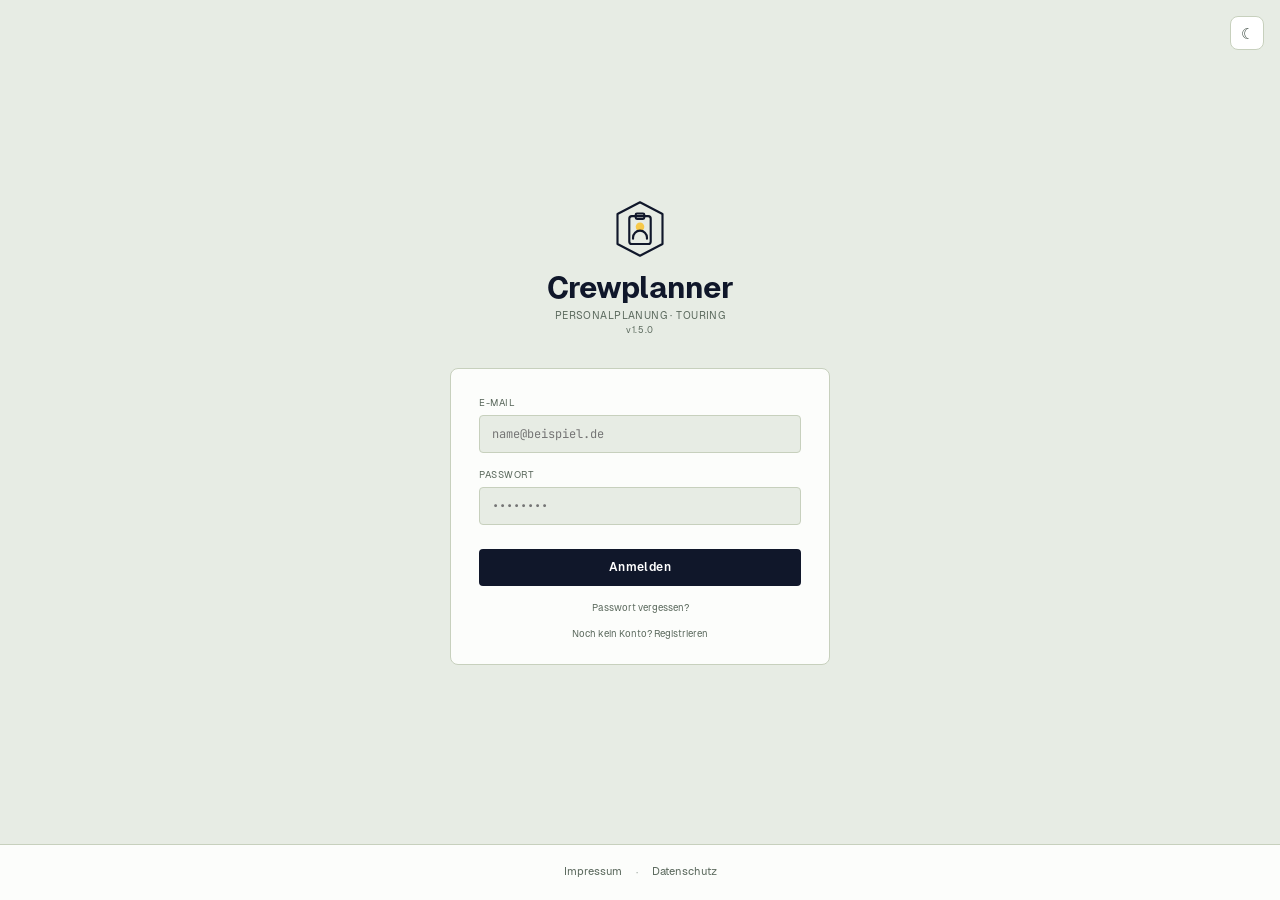
<file: login.html>
<!DOCTYPE html>
<html lang="de">
<head>
<meta charset="UTF-8">
<meta name="viewport" content="width=device-width, initial-scale=1.0">
<title>Anmelden — Tour Crew Plan</title>
<script>
  // Service Worker: hält Module/Seiten dauerhaft aktuell (siehe sw.js).
  if ('serviceWorker' in navigator) {
    navigator.serviceWorker.register('sw.js').catch(function(){});
    var _swReloaded = false;
    navigator.serviceWorker.addEventListener('controllerchange', function () {
      if (_swReloaded) return; _swReloaded = true; location.reload();
    });
  }
</script>
<script>try{var _m=localStorage.getItem('cp_mode');if(_m==='light'||_m==='dark')document.documentElement.dataset.theme=_m;}catch(e){}</script>
<link rel="icon" type="image/svg+xml" href="favicon.svg">
<link rel="stylesheet" href="theme.css?v=3">
<script>
  // Umgebungs-Auswahl (v0.31.0): nur der exakte Live-Host bekommt die Live-API,
  // GitHub Pages / localhost / sonst → Test-API. Wortgleich zu pickApiUrl in js/pure.js.
  window.POCKETBASE_URL = (function (h) {
    if (h === 'crewplanner.nyxlightwork.de' || h === 'www.crewplanner.nyxlightwork.de')
      return 'https://api.crewplanner.nyxlightwork.de';
    return 'https://api-test.crewplanner.nyxlightwork.de';
  })(location.hostname);
  window.getNavUrl = function(filename) {
    const parts = window.location.pathname.split('/').filter(Boolean);
    if (parts.length >= 1 && !parts[0].includes('.')) {
      return '/' + parts[0] + '/' + filename;
    }
    return '/' + filename;
  };
</script>
<script src="js/auth-bootstrap.js?v=12"></script>
<script src="js/pb-login-bundle.js?v=3"></script>
<style>
  *, *::before, *::after { box-sizing: border-box; margin: 0; padding: 0; }

  /* Spaltenrichtung statt Zeile: sonst setzt der Flex-Container den Rechts-Footer NEBEN die
     Anmeldekarte. Die Karte bleibt trotzdem mittig — `margin:auto` verteilt den freien Raum
     gleichmäßig über und unter ihr, der Footer schließt darunter ab. */
  body {
    background: var(--bg);
    color: var(--ink);
    font-family: var(--sans);
    min-height: 100vh;
    display: flex;
    flex-direction: column;
    align-items: center;
    padding: 20px 20px 0;
  }

  .login-wrap {
    width: 100%;
    max-width: 380px;
    margin: auto;
  }

  /* Der Footer spannt über die volle Breite und braucht hier kein margin-top:auto —
     das übernimmt bereits das margin:auto der Karte. */
  body > .legal-footer {
    width: calc(100% + 40px);
    margin: 0 -20px;
  }

  .login-brand {
    text-align: center;
    margin-bottom: 32px;
  }

  .login-brand h1 {
    font-family: 'Bebas Neue', sans-serif;
    font-size: 2.4rem;
    letter-spacing: .08em;
    color: #fff;
    line-height: 1;
  }

  .login-brand h1 span {
    color: var(--accent);
  }

  .login-brand p {
    font-size: .65rem;
    color: var(--muted);
    margin-top: 6px;
    letter-spacing: .04em;
    text-transform: uppercase;
  }

  .login-version {
    font-size: .55rem;
    color: var(--muted);
    margin-top: 3px;
    letter-spacing: .08em;
  }

  .login-card {
    background: var(--panel);
    border: 1px solid var(--rule-2);
    border-radius: 8px;
    padding: 28px 28px 24px;
  }

  .field {
    margin-bottom: 16px;
  }

  .field label {
    display: block;
    font-size: .6rem;
    color: var(--muted);
    letter-spacing: .06em;
    text-transform: uppercase;
    margin-bottom: 6px;
  }

  .field input {
    width: 100%;
    background: var(--bg);
    border: 1px solid var(--rule-2);
    border-radius: 4px;
    padding: 10px 12px;
    font-family: var(--mono);
    font-size: .75rem;
    color: var(--ink);
    outline: none;
    transition: border-color .15s;
  }

  .field input:focus {
    border-color: var(--accent);
  }

  .btn-login {
    width: 100%;
    background: var(--accent);
    color: var(--on-accent);
    border: none;
    border-radius: 4px;
    padding: 11px;
    font-family: var(--sans);
    font-size: .75rem;
    font-weight: 600;
    letter-spacing: .04em;
    cursor: pointer;
    margin-top: 8px;
    transition: opacity .15s;
  }

  .btn-login:hover { opacity: .88; }
  .btn-login:disabled { opacity: .45; cursor: not-allowed; }

  .error-msg {
    background: rgba(232, 74, 74, .12);
    border: 1px solid rgba(232, 74, 74, .3);
    border-radius: 4px;
    padding: 9px 12px;
    font-size: .65rem;
    color: var(--warn);
    margin-top: 14px;
    display: none;
  }

  .reset-link {
    display: block;
    text-align: center;
    margin-top: 16px;
    font-size: .6rem;
    color: var(--muted);
    cursor: pointer;
    background: none;
    border: none;
    font-family: inherit;
    width: 100%;
  }

  .reset-link:hover { color: var(--accent); }

  .toggle-link {
    display: block;
    text-align: center;
    margin-top: 14px;
    font-size: .6rem;
    color: var(--muted);
    cursor: pointer;
    text-decoration: none;
  }
  .toggle-link:hover { color: var(--accent); }

  .invite-banner {
    background: var(--accent);
    color: var(--on-accent);
    padding: 10px 14px;
    border-radius: 4px;
    margin-bottom: 16px;
    font-size: .68rem;
    text-align: center;
    display: none;
  }

  .success-msg {
    background: rgba(74, 232, 160, .1);
    border: 1px solid rgba(74, 232, 160, .25);
    border-radius: 4px;
    padding: 9px 12px;
    font-size: .65rem;
    color: var(--show);
    margin-top: 14px;
    display: none;
  }
</style>
</head>
<body>

<div class="login-wrap">
  <button class="theme-toggle" id="themeToggle" onclick="toggleTheme()" title="Hell/Dunkel umschalten" aria-label="Hell/Dunkel umschalten" style="position:fixed;top:16px;right:16px;">☾</button>
  <div class="login-brand">
    <svg class="cp-mark" width="60" height="60" viewBox="0 0 56 56" fill="none" stroke-width="2" stroke-linejoin="round" stroke-linecap="round" style="margin:0 auto 14px;" aria-label="Crewplanner">
      <path d="M28 3 L49 14 L49 42 L28 53 L7 42 L7 14 Z" stroke="currentColor"/>
      <rect x="18" y="16" width="20" height="26" rx="2.4" stroke="currentColor"/>
      <rect x="24" y="13.5" width="8" height="5" rx="1.2" stroke="currentColor"/>
      <circle cx="28" cy="26" r="4" fill="#f7c948" stroke="none"/>
      <path d="M21.5 37 v-1 a6.5 6.5 0 0 1 13 0 v1" stroke="currentColor"/>
    </svg>
    <h1 style="font-family:var(--sans);font-weight:700;font-size:1.9rem;letter-spacing:-.03em;color:var(--ink);text-transform:none;">Crewplanner</h1>
    <p>Personalplanung · Touring</p>
    <div class="login-version">v1.5.0</div>
  </div>

  <div class="login-card">
    <div class="invite-banner" id="inviteBanner">Du wurdest zu einem Einsatz eingeladen. Bitte anmelden oder Konto erstellen.</div>

    <div id="loginWrap">
      <div class="field">
        <label for="email">E-Mail</label>
        <input type="email" id="email" placeholder="name@beispiel.de" autocomplete="email">
      </div>
      <div class="field">
        <label for="password">Passwort</label>
        <input type="password" id="password" placeholder="••••••••" autocomplete="current-password">
      </div>
      <button class="btn-login" id="btnLogin" onclick="doLogin()">Anmelden</button>
      <button class="reset-link" onclick="doPasswordReset()">Passwort vergessen?</button>
    </div>

    <div id="registerWrap" style="display:none">
      <div class="field">
        <label for="regEmail">E-Mail</label>
        <input type="email" id="regEmail" placeholder="name@beispiel.de" autocomplete="email">
      </div>
      <div class="field">
        <label for="regPw">Passwort</label>
        <input type="password" id="regPw" placeholder="Mindestens 8 Zeichen" autocomplete="new-password">
      </div>
      <div class="field">
        <label for="regPwConfirm">Passwort bestätigen</label>
        <input type="password" id="regPwConfirm" placeholder="••••••••" autocomplete="new-password">
      </div>
      <button class="btn-login" id="btnRegister" onclick="doRegister()">Konto erstellen</button>
    </div>

    <div id="resetBox" style="display:none">
      <div style="font-size:.6rem;color:var(--accent);letter-spacing:.12em;text-transform:uppercase;margin-bottom:16px;">Passwort festlegen</div>
      <div class="field">
        <label for="resetPw1">Neues Passwort</label>
        <input type="password" id="resetPw1" placeholder="Mindestens 8 Zeichen" autocomplete="new-password">
      </div>
      <div class="field">
        <label for="resetPw2">Passwort wiederholen</label>
        <input type="password" id="resetPw2" placeholder="••••••••" autocomplete="new-password">
      </div>
      <button class="btn-login" onclick="doConfirmReset()">Passwort speichern</button>
    </div>

    <div class="error-msg" id="errorMsg"></div>
    <div class="success-msg" id="successMsg"></div>
    <a href="#" class="toggle-link" id="toggleRegisterLink" onclick="toggleRegister(); return false;">Noch kein Konto? Registrieren</a>
  </div>
</div>

<script>
  const _resetToken = new URLSearchParams(window.location.search).get('token');
  if (_resetToken) {
    document.addEventListener('DOMContentLoaded', function() {
      document.getElementById('loginWrap').style.display       = 'none';
      document.getElementById('registerWrap').style.display    = 'none';
      document.getElementById('toggleRegisterLink').style.display = 'none';
      document.getElementById('resetBox').style.display        = 'block';
    });
  }

  async function doConfirmReset() {
    const pw1 = document.getElementById('resetPw1').value;
    const pw2 = document.getElementById('resetPw2').value;
    const err = document.getElementById('errorMsg');
    err.style.display = 'none';
    if (pw1.length < 8) { err.textContent = 'Mindestens 8 Zeichen.'; err.style.display = 'block'; return; }
    if (pw1 !== pw2)    { err.textContent = 'Passwörter stimmen nicht überein.'; err.style.display = 'block'; return; }
    try {
      await pbPost('/api/collections/users/confirm-password-reset', {
        token: _resetToken, password: pw1, passwordConfirm: pw2
      });
      document.getElementById('resetBox').style.display        = 'none';
      document.getElementById('loginWrap').style.display       = 'block';
      document.getElementById('toggleRegisterLink').style.display = 'block';
      document.getElementById('successMsg').textContent = 'Passwort gesetzt ✓ — bitte einloggen.';
      document.getElementById('successMsg').style.display = 'block';
      window.history.replaceState({}, '', window.location.pathname);
    } catch(e) {
      err.textContent = 'Fehler: ' + (e.message || 'Token abgelaufen oder ungültig.');
      err.style.display = 'block';
    }
  }

  function _redirectAfterAuth() {
    const pending = localStorage.getItem('pendingEmailAction');
    localStorage.removeItem('pendingEmailAction');
    const user = JSON.parse(localStorage.getItem('pb_user') || '{}');
    const base = user.role === 'superadmin' ? 'admin.html' : 'index.html';
    window.location.href = window.getNavUrl(base) + (pending || '');
  }

  // Show invite banner if user was invited (auth-bootstrap.js handles token validation)
  (function() {
    if (localStorage.getItem('pendingEmailAction')) {
      document.getElementById('inviteBanner').style.display = 'block';
    }
  })();

  document.getElementById('password').addEventListener('keydown', e => {
    if (e.key === 'Enter') doLogin();
  });

  function toggleRegister() {
    const showReg = document.getElementById('registerWrap').style.display === 'none';
    document.getElementById('registerWrap').style.display = showReg ? 'block' : 'none';
    document.getElementById('loginWrap').style.display = showReg ? 'none' : 'block';
    document.getElementById('toggleRegisterLink').textContent = showReg
      ? 'Bereits registriert? Anmelden'
      : 'Noch kein Konto? Registrieren';
    document.getElementById('errorMsg').style.display = 'none';
    document.getElementById('successMsg').style.display = 'none';
  }

  async function doLogin() {
    const email    = document.getElementById('email').value.trim().toLowerCase();
    const password = document.getElementById('password').value;
    const btn = document.getElementById('btnLogin');

    document.getElementById('errorMsg').style.display  = 'none';
    document.getElementById('successMsg').style.display = 'none';

    if (!email || !password) { showError('Bitte E-Mail und Passwort eingeben.'); return; }

    btn.disabled = true;
    btn.textContent = 'Anmelden…';

    try {
      const data = await pbPost('/api/collections/users/auth-with-password', {
        identity: email, password
      });
      localStorage.setItem('pb_token', data.token);
      localStorage.setItem('pb_user', JSON.stringify(data.record));
      btn.textContent = 'Weiterleiten…';
      _redirectAfterAuth();
    } catch (e) {
      btn.disabled = false;
      btn.textContent = 'Anmelden';
      showError(_translateError(e.message));
    }
  }

  async function doRegister() {
    const email = (document.getElementById('regEmail')?.value || '').trim().toLowerCase();
    const password = document.getElementById('regPw')?.value || '';
    const passwordConfirm = document.getElementById('regPwConfirm')?.value || '';
    document.getElementById('errorMsg').style.display = 'none';
    if (!email || !password) { showError('Bitte alle Felder ausfüllen.'); return; }
    if (password !== passwordConfirm) { showError('Passwörter stimmen nicht überein.'); return; }
    if (password.length < 8) { showError('Passwort muss mindestens 8 Zeichen lang sein.'); return; }
    const btn = document.getElementById('btnRegister');
    btn.disabled = true;
    btn.textContent = 'Konto wird erstellt…';
    try {
      // role:'crew' als DEFAULT → sonst leere Rolle = IS_CREW false = kein Plan; emailVisibility:true
      // → sonst „Keine E-Mail" in der Admin-Liste. Hat der Admin die Person im globalen Crew-Pool
      // (crew_members plan_id="__pool__") mit einer anderen Rolle angelegt, überschreibt der
      // users-Create-Hook (main.pb.js v4.8) die Rolle serverseitig. Client kann users.role nicht
      // selbst setzen (updateRule = superadmin).
      await pbPost('/api/collections/users/records', { email, password, passwordConfirm, role: 'crew', emailVisibility: true });
      const auth = await pbPost('/api/collections/users/auth-with-password', { identity: email, password });
      localStorage.setItem('pb_token', auth.token);
      localStorage.setItem('pb_user', JSON.stringify(auth.record));
      btn.textContent = 'Weiterleiten…';
      _redirectAfterAuth();
    } catch (e) {
      btn.disabled = false;
      btn.textContent = 'Konto erstellen';
      // E-Mail schon vergeben (z.B. vom Admin vorab angelegtes Konto) → KEIN neues Konto,
      // sondern in den Login umschalten. Sonst sieht der User nur „Failed to create record".
      // ZUERST prüfen: das ist der spezifischere Fall (PB liefert einen Feld-Grund).
      const emailTaken = (e && e.data && e.data.email && e.data.email.code === 'validation_not_unique')
                      || /already in use|must be unique|not_unique/i.test((e && e.message) || '');
      if (emailTaken) {
        _switchToLogin(email);
        showError('Konto mit dieser E-Mail-Adresse schon vorhanden. Bitte melde dich unten an — oder klicke „Passwort vergessen?", falls du noch kein Passwort hast.');
        return;
      }
      // Adresse nicht freigegeben (v0.5.1): Ein Konto entsteht nur, wenn der Planer die
      // Adresse vorher angelegt hat. Abgewiesen wird server-seitig auf zwei Wegen:
      //  • createRule (greift ZUERST, in der Praxis der Normalfall): HTTP 400,
      //    `message` generisch „Failed to create record.", `data` LEER — am echten
      //    Backend verifiziert. Das leere `data` ist der Unterscheider: Feldfehler wie
      //    die Dublette oben liefern immer einen Grund in `data`.
      //  • Hook v4.13 (falls die Regel mal fehlt, z.B. nach einem Coolify-Redeploy):
      //    Kennung `not_allowlisted` in der Meldung.
      const emptyData = !e?.data || Object.keys(e.data).length === 0;
      const notAllowed = /not_allowlisted/i.test((e && e.message) || '')
                      || e?.status === 403
                      || (e?.status === 400 && emptyData);
      if (notAllowed) {
        showError('Diese E-Mail-Adresse ist nicht freigegeben. Bitte wende dich an deinen Planer.');
        return;
      }
      showError('Registrierung fehlgeschlagen: ' + (e.message || 'Unbekannter Fehler'));
    }
  }

  // In den Login-Bereich wechseln + E-Mail vorbefüllen (nach „E-Mail bereits vergeben").
  function _switchToLogin(prefillEmail) {
    document.getElementById('registerWrap').style.display = 'none';
    document.getElementById('loginWrap').style.display    = 'block';
    document.getElementById('toggleRegisterLink').textContent = 'Noch kein Konto? Registrieren';
    if (prefillEmail) document.getElementById('email').value = prefillEmail;
    document.getElementById('successMsg').style.display = 'none';
  }

  async function doPasswordReset() {
    const email = document.getElementById('email').value.trim();
    if (!email) { showError('Bitte zuerst E-Mail-Adresse eingeben.'); return; }
    try {
      await pbPost('/api/collections/users/request-password-reset', { email });
      document.getElementById('successMsg').textContent = 'Reset-Link wurde an ' + email + ' gesendet.';
      document.getElementById('successMsg').style.display = 'block';
    } catch (e) {
      showError('Fehler beim Senden des Reset-Links.');
    }
  }

  function showError(msg) {
    const el = document.getElementById('errorMsg');
    el.textContent = msg;
    el.style.display = 'block';
  }

  function _translateError(msg) {
    if (msg.includes('Failed to authenticate') || msg.includes('Invalid credentials'))
      return 'E-Mail oder Passwort falsch.';
    if (msg.includes('Too many requests')) return 'Zu viele Versuche. Bitte kurz warten.';
    return msg;
  }
</script>
<script>
  // Hell/Dunkel-Umschalter (data-theme am <html>, Schlüssel cp_mode). Login lädt app.js nicht.
  (function(){
    function mode(){return document.documentElement.dataset.theme||(window.matchMedia&&matchMedia('(prefers-color-scheme: dark)').matches?'dark':'light');}
    function paint(){var b=document.getElementById('themeToggle');if(!b)return;var d=mode()==='dark';b.textContent=d?'☀':'☾';b.title=d?'Auf Hell umschalten':'Auf Dunkel umschalten';}
    window.toggleTheme=function(){var n=mode()==='dark'?'light':'dark';document.documentElement.dataset.theme=n;try{localStorage.setItem('cp_mode',n);}catch(e){}paint();};
    paint();
  })();
</script>

<!-- Pflichtangaben nach § 5 DDG: statisches HTML, kein JavaScript — siehe theme.css -->
<footer class="legal-footer">
  <a href="https://nyxlightwork.de/impressum.html" target="_blank" rel="noopener">Impressum</a>
  <span class="sep" aria-hidden="true">·</span>
  <a href="https://nyxlightwork.de/impressum.html#datenschutz" target="_blank" rel="noopener">Datenschutz</a>
</footer>
</body>
</html>
</file>
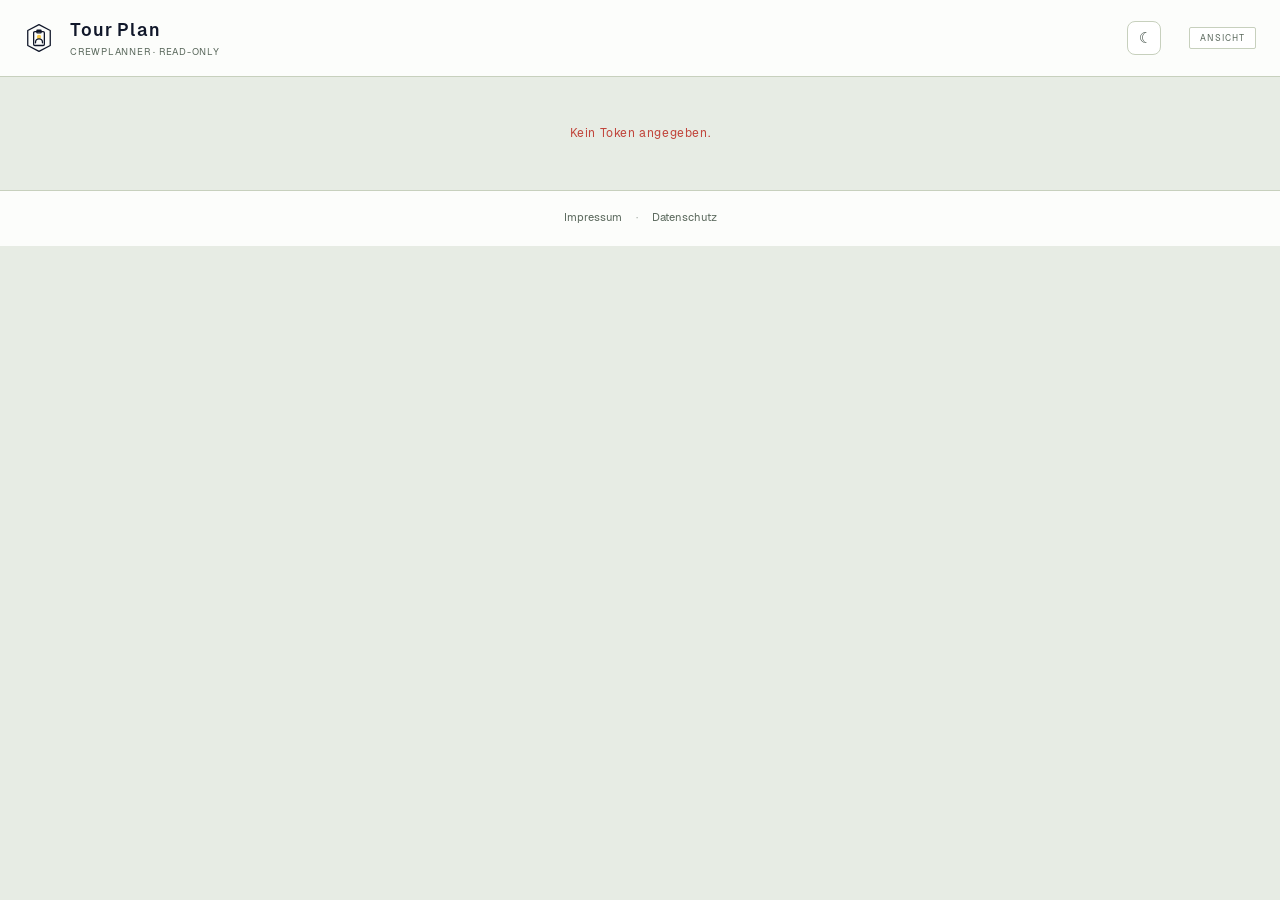
<file: view.html>
<!DOCTYPE html>
<html lang="de">
<head>
<meta charset="UTF-8">
<meta name="viewport" content="width=device-width, initial-scale=1.0">
<title>Tour Plan — Ansicht</title>
<script>
  // Service Worker: hält Module/Seiten dauerhaft aktuell (siehe sw.js).
  if ('serviceWorker' in navigator) {
    navigator.serviceWorker.register('sw.js').catch(function(){});
    var _swReloaded = false;
    navigator.serviceWorker.addEventListener('controllerchange', function () {
      if (_swReloaded) return; _swReloaded = true; location.reload();
    });
  }
</script>
<script>try{var _m=localStorage.getItem('cp_mode');if(_m==='light'||_m==='dark')document.documentElement.dataset.theme=_m;}catch(e){}</script>
<link rel="icon" type="image/svg+xml" href="favicon.svg">
<link rel="stylesheet" href="theme.css?v=3">
<link rel="stylesheet" href="styles.css?v=25">
<style>
*, *::before, *::after { box-sizing: border-box; margin: 0; padding: 0; }
body { background: var(--bg); color: var(--ink); font-family: var(--sans); min-height: 100vh; }
.view-header {
  display: flex; align-items: center; gap: 16px;
  padding: 18px 24px; border-bottom: 1px solid var(--rule-2);
  background: var(--panel);
}
.view-header-title { font-size: 1.1rem; font-weight: 600; color: var(--ink); letter-spacing: .05em; }
.view-header-sub { font-size: .6rem; color: var(--muted); letter-spacing: .08em; text-transform: uppercase; margin-top: 2px; }
.view-badge {
  margin-left: auto; font-size: .55rem; letter-spacing: .12em; text-transform: uppercase;
  color: var(--muted); background: var(--panel2); border: 1px solid var(--rule-2); border-radius: 2px;
  padding: 4px 10px;
}
.table-wrap { overflow-x: auto; padding: 0; }
#viewError {
  display: none; padding: 48px 24px; text-align: center;
  font-size: .75rem; color: var(--warn); letter-spacing: .05em;
}
#viewLoading {
  padding: 48px 24px; text-align: center;
  font-size: .7rem; color: var(--muted); letter-spacing: .08em; text-transform: uppercase;
}
/* Toast stub */
#toast { display: none; }
/* Hide elements that require interaction */
.cell-dd, .dd-wrap { pointer-events: none; }
</style>
</head>
<body>

<div class="view-header">
  <svg class="cp-mark" width="30" height="30" viewBox="0 0 56 56" fill="none" stroke-width="2.4" stroke-linejoin="round" stroke-linecap="round" style="color:var(--ink);" aria-label="Crewplanner">
    <path d="M28 3 L49 14 L49 42 L28 53 L7 42 L7 14 Z" stroke="currentColor"/>
    <rect x="18" y="16" width="20" height="26" rx="2.4" stroke="currentColor"/>
    <rect x="24" y="13.5" width="8" height="5" rx="1.2" stroke="currentColor"/>
    <circle cx="28" cy="26" r="4" fill="#f7c948" stroke="none"/>
    <path d="M21.5 37 v-1 a6.5 6.5 0 0 1 13 0 v1" stroke="currentColor"/>
  </svg>
  <div>
    <div class="view-header-title" id="viewPlanName">Tour Plan</div>
    <div class="view-header-sub">Crewplanner · Read-only</div>
  </div>
  <button class="theme-toggle" id="themeToggle" onclick="toggleTheme()" title="Hell/Dunkel umschalten" aria-label="Hell/Dunkel umschalten" style="margin-left:auto;">☾</button>
  <div class="view-badge" style="margin-left:12px;">Ansicht</div>
</div>

<div id="viewLoading">Plan wird geladen…</div>
<div id="viewError"></div>

<!-- Benötigte Stubs für render.js -->
<div id="viewTable">
  <div class="table-wrap">
    <table>
      <thead id="tHead"></thead>
      <tbody id="tBody"></tbody>
    </table>
  </div>
</div>
<div id="viewBlocks" style="display:none;"></div>
<div id="viewCrew" style="display:none;"></div>
<div id="viewMeta" style="display:none;"></div>
<div id="statsBar" style="display:none;"></div>
<div id="toast"></div>

<!-- Pflichtangaben nach § 5 DDG: statisches HTML, kein JavaScript — siehe theme.css -->
<footer class="legal-footer">
  <a href="https://nyxlightwork.de/impressum.html" target="_blank" rel="noopener">Impressum</a>
  <span class="sep" aria-hidden="true">·</span>
  <a href="https://nyxlightwork.de/impressum.html#datenschutz" target="_blank" rel="noopener">Datenschutz</a>
</footer>

<script type="module" src="js/view-app.js?v=7"></script>
</body>
</html>
</file>
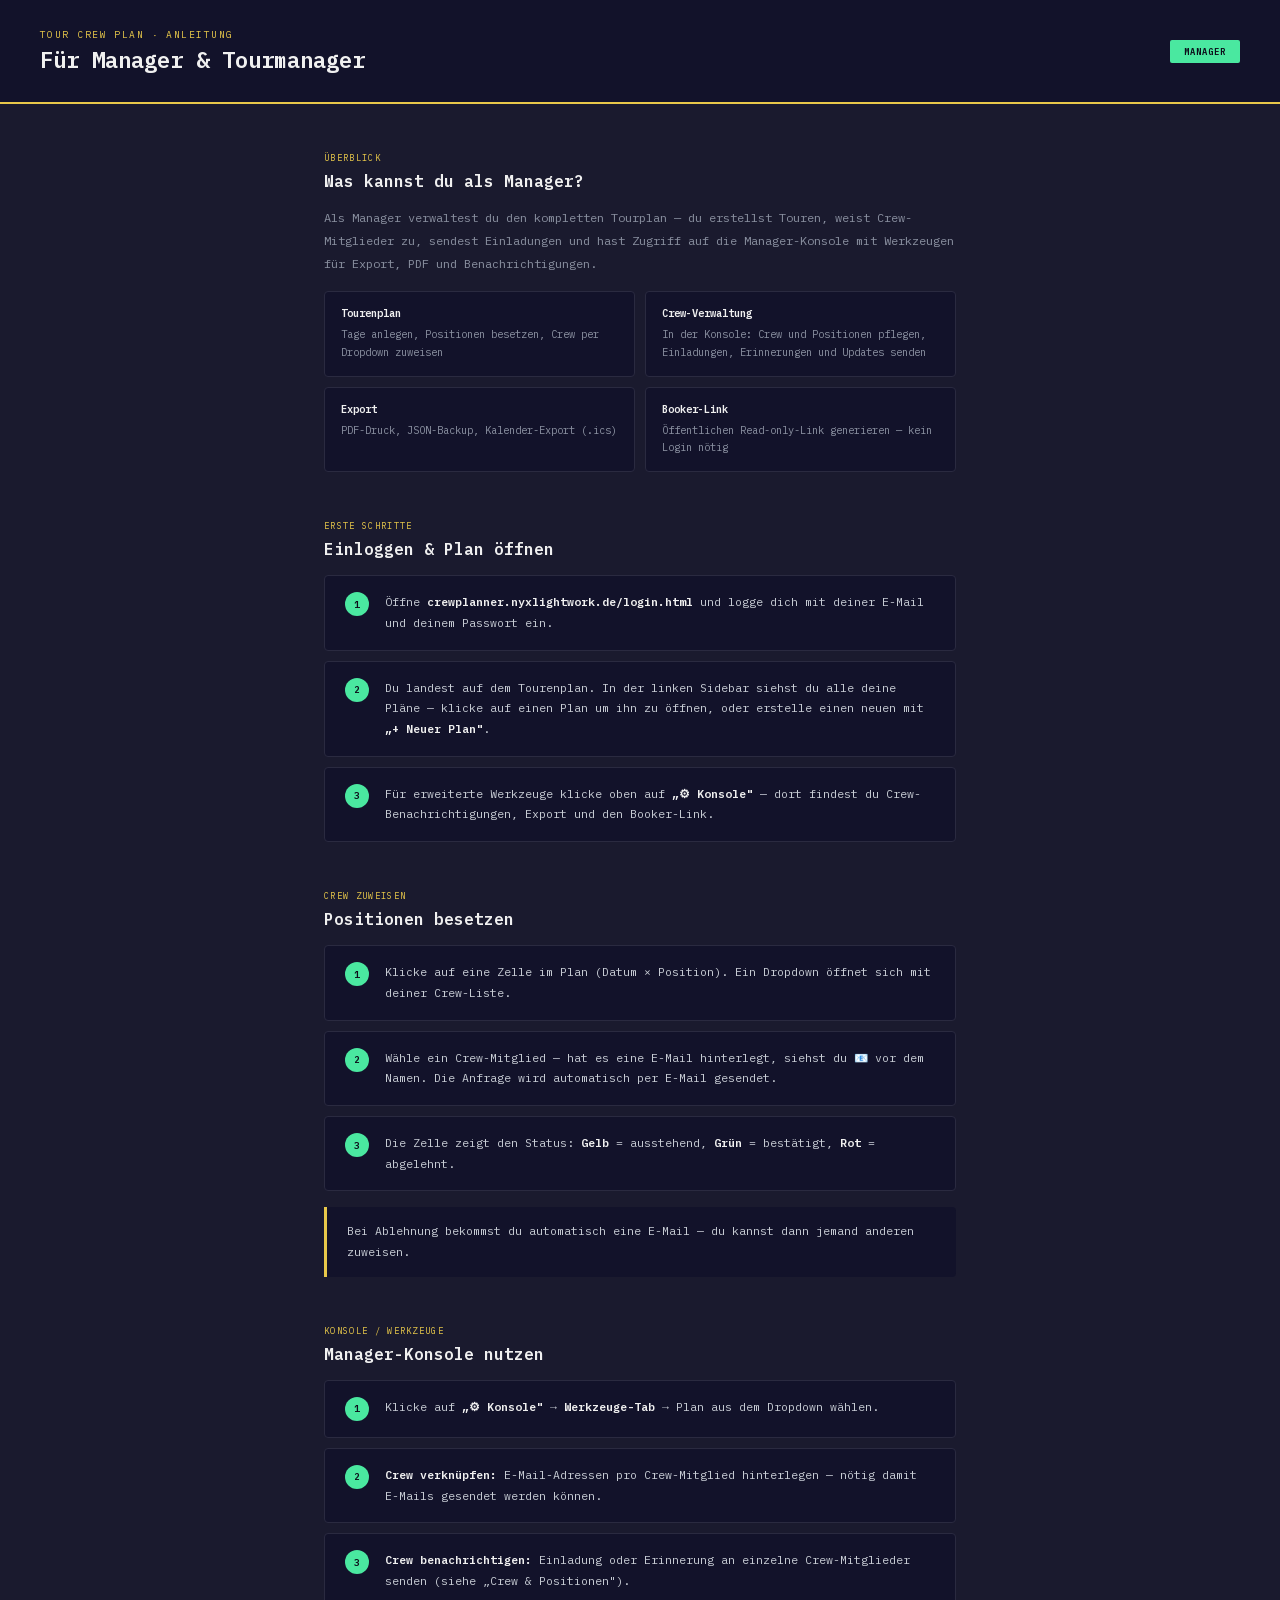
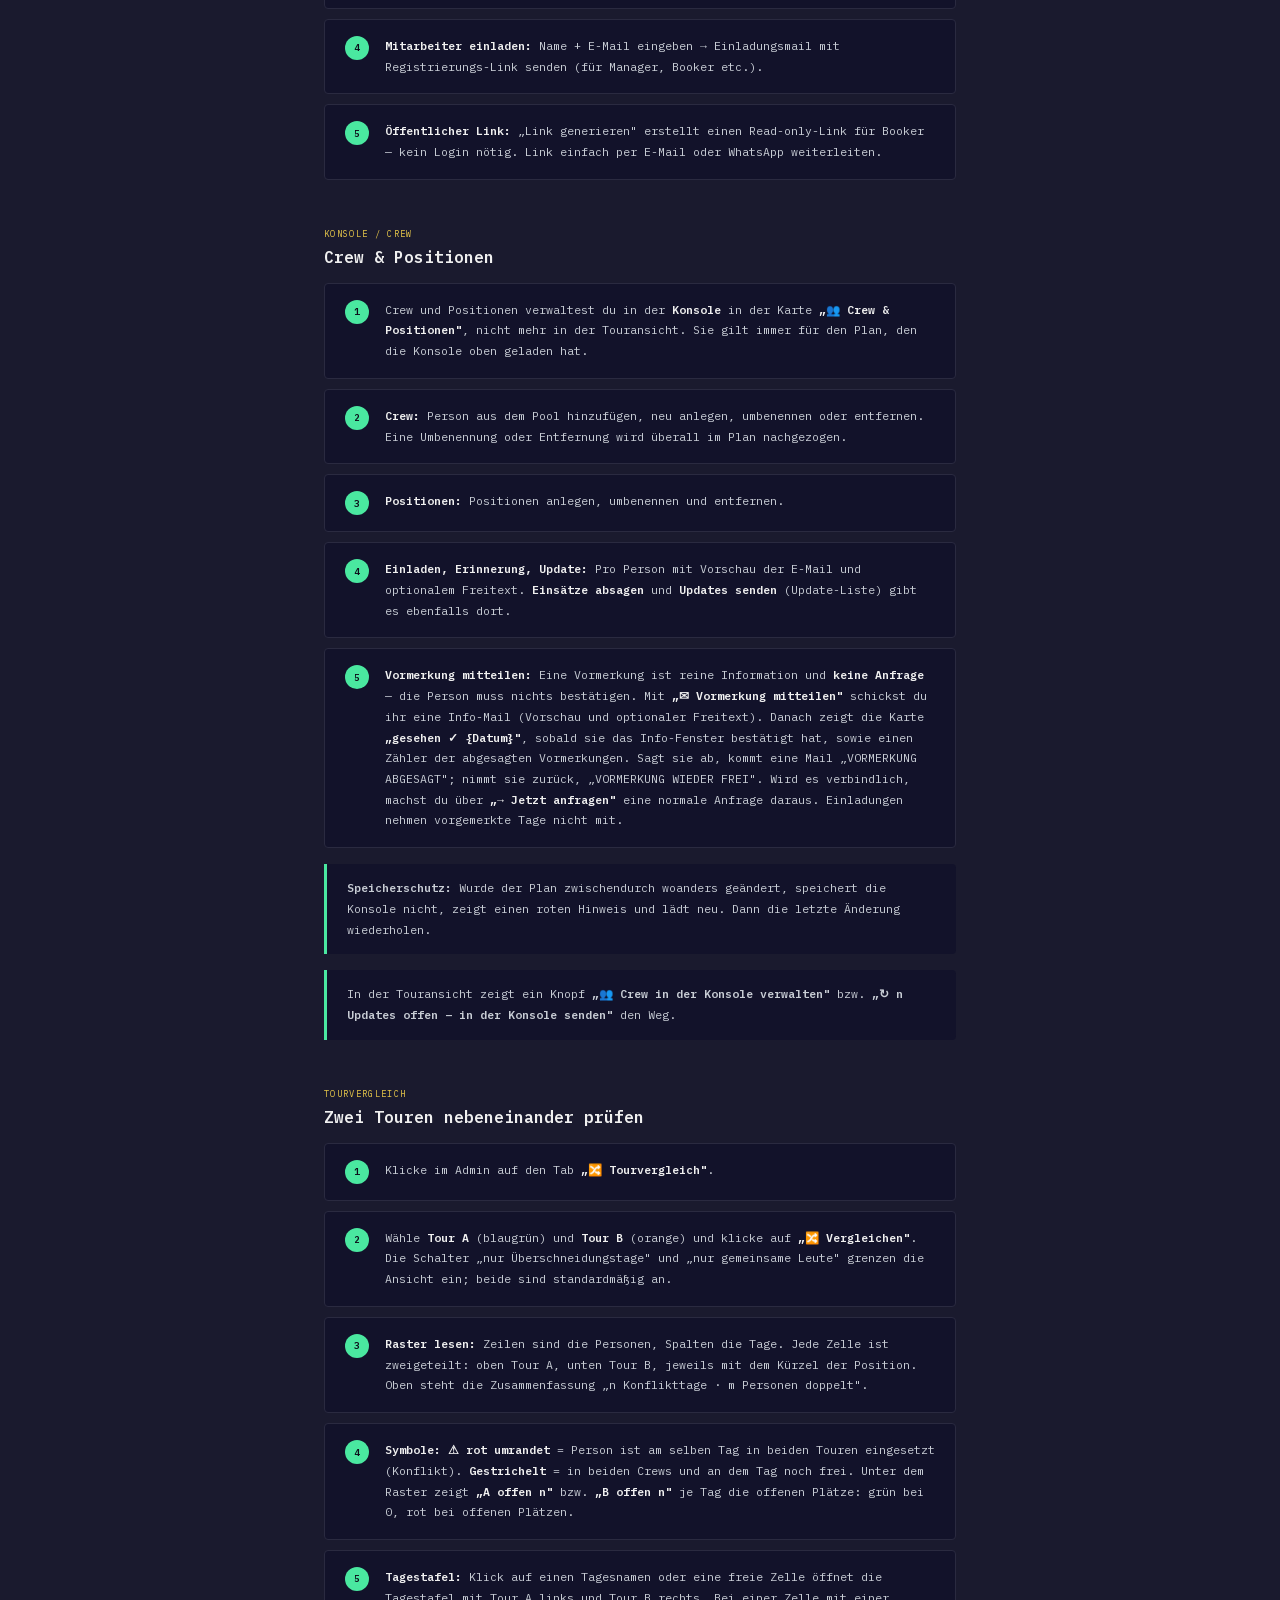
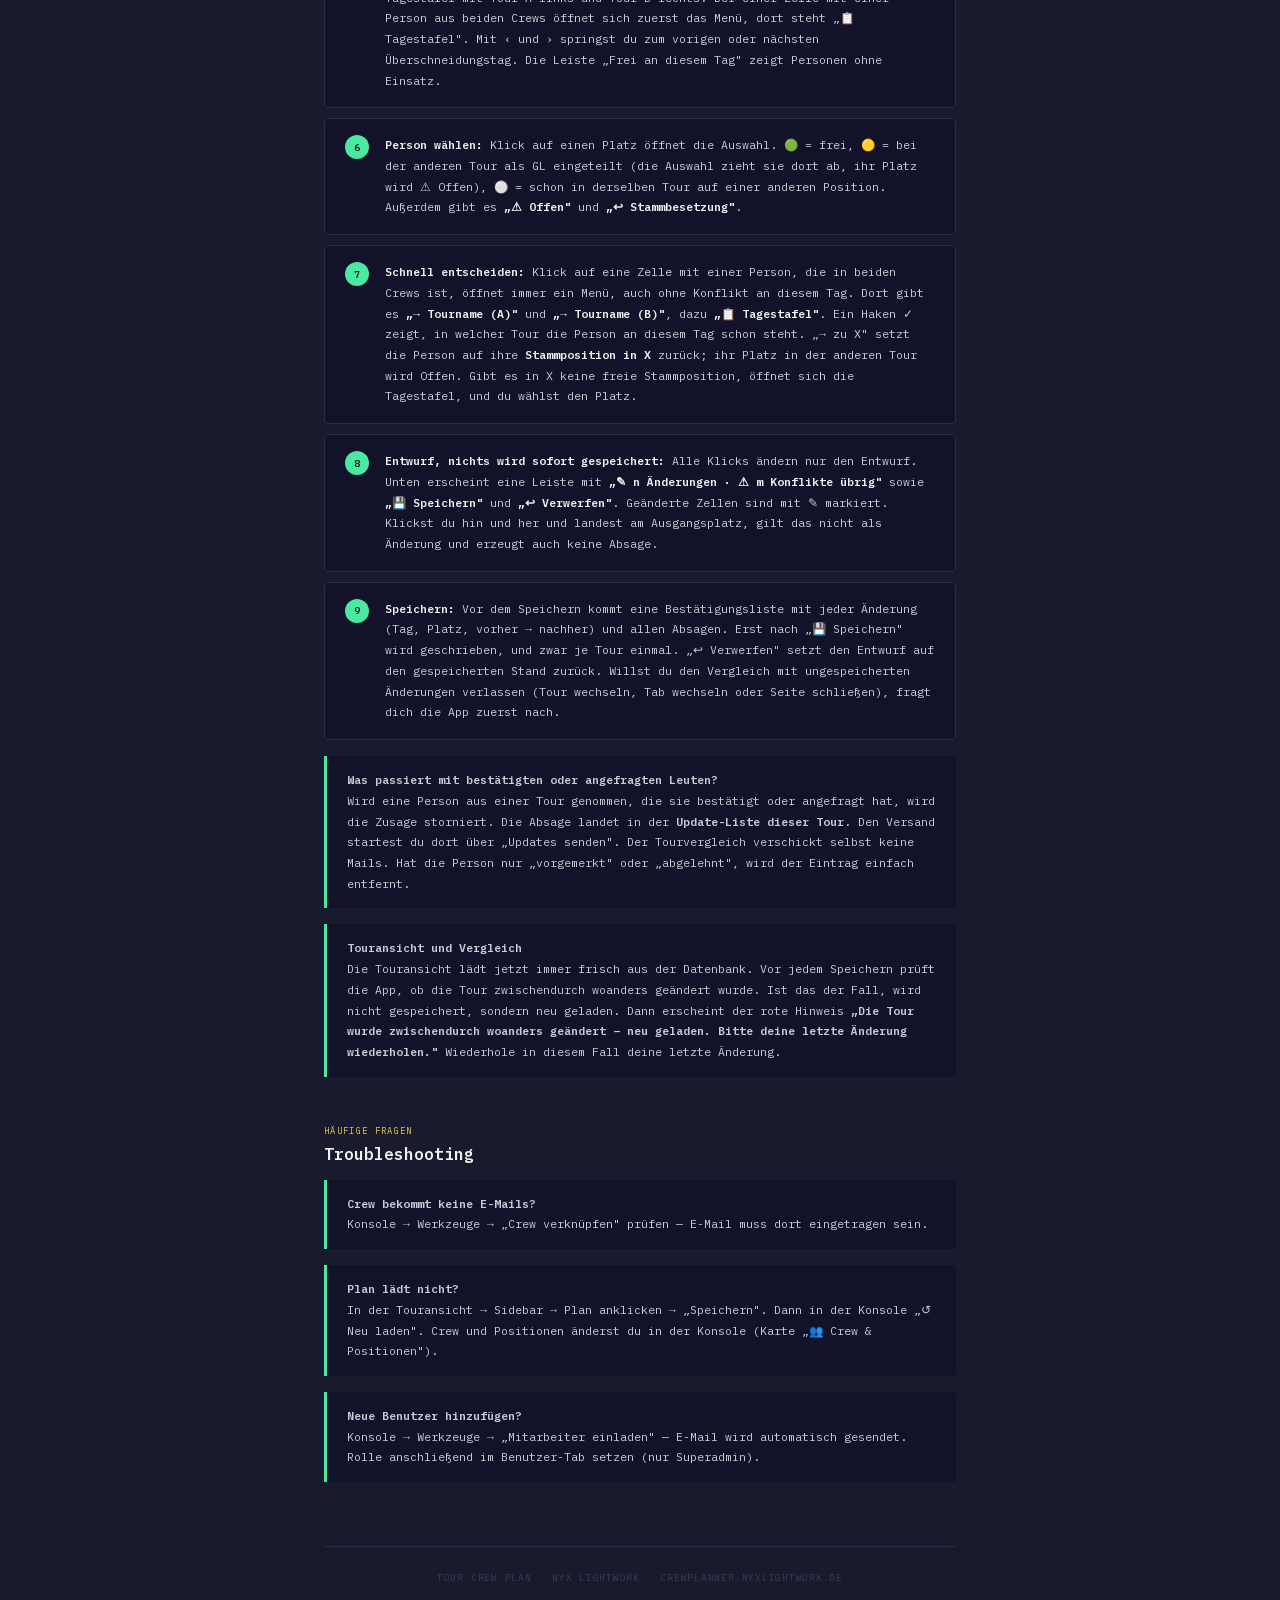
<file: docs/guide-admin.html>
<!DOCTYPE html>
<html lang="de">
<head>
<meta charset="UTF-8">
<meta name="viewport" content="width=device-width, initial-scale=1.0">
<title>Manager-Anleitung — Tour Crew Plan</title>
<style>
/* Schrift selbst gehostet statt von fonts.googleapis.com (v0.8.4) — siehe guide-crew.html.
   Pfad relativ, die Seite liegt unter /docs/. */
@font-face{font-family:'IBM Plex Mono';font-style:normal;font-weight:400;font-display:swap;src:url('../assets/fonts/ibm-plex-mono-400.woff2') format('woff2');}
@font-face{font-family:'IBM Plex Mono';font-style:normal;font-weight:500;font-display:swap;src:url('../assets/fonts/ibm-plex-mono-500.woff2') format('woff2');}
@font-face{font-family:'IBM Plex Mono';font-style:normal;font-weight:600;font-display:swap;src:url('../assets/fonts/ibm-plex-mono-600.woff2') format('woff2');}
@font-face{font-family:'IBM Plex Mono';font-style:normal;font-weight:400;font-display:swap;src:url('../assets/fonts/ibm-plex-mono-400-ext.woff2') format('woff2');unicode-range:U+0100-024F,U+0259,U+1E00-1EFF,U+2020,U+20A0-20AB,U+20AD-20CF,U+2113,U+2C60-2C7F,U+A720-A7FF;}
@font-face{font-family:'IBM Plex Mono';font-style:normal;font-weight:500;font-display:swap;src:url('../assets/fonts/ibm-plex-mono-500-ext.woff2') format('woff2');unicode-range:U+0100-024F,U+0259,U+1E00-1EFF,U+2020,U+20A0-20AB,U+20AD-20CF,U+2113,U+2C60-2C7F,U+A720-A7FF;}
@font-face{font-family:'IBM Plex Mono';font-style:normal;font-weight:600;font-display:swap;src:url('../assets/fonts/ibm-plex-mono-600-ext.woff2') format('woff2');unicode-range:U+0100-024F,U+0259,U+1E00-1EFF,U+2020,U+20A0-20AB,U+20AD-20CF,U+2113,U+2C60-2C7F,U+A720-A7FF;}

*, *::before, *::after { box-sizing: border-box; margin: 0; padding: 0; }
body {
  background: #1a1a2e; color: #c8cdd5;
  font-family: 'IBM Plex Mono', 'Courier New', monospace;
  min-height: 100vh; padding: 0 0 64px 0;
}
.header {
  background: #12122a; border-bottom: 2px solid #e8c84a;
  padding: 28px 40px; display: flex; align-items: center; gap: 20px;
}
.header-label { font-size: .6rem; letter-spacing: .15em; text-transform: uppercase; color: #e8c84a; margin-bottom: 4px; }
.header-title { font-size: 1.4rem; font-weight: 600; color: #f0f0f0; }
.role-badge {
  margin-left: auto; background: #4ae8a0; color: #0d0d1a;
  font-size: .55rem; font-weight: 600; letter-spacing: .12em;
  text-transform: uppercase; padding: 6px 14px; border-radius: 2px;
}
.content { max-width: 680px; margin: 0 auto; padding: 48px 24px; }
.section { margin-bottom: 48px; }
.section-num { font-size: .55rem; letter-spacing: .15em; text-transform: uppercase; color: #e8c84a; margin-bottom: 8px; }
.section-title { font-size: 1rem; font-weight: 600; color: #f0f0f0; margin-bottom: 16px; }
.section-body { font-size: .75rem; line-height: 1.9; color: #8a90a0; }
.step {
  display: flex; gap: 16px; align-items: flex-start;
  background: #12122a; border: 1px solid #2a2a40; border-radius: 4px;
  padding: 16px 20px; margin-bottom: 10px;
}
.step-num {
  flex-shrink: 0; width: 24px; height: 24px; border-radius: 50%;
  background: #4ae8a0; color: #0d0d1a; font-size: .6rem; font-weight: 700;
  display: flex; align-items: center; justify-content: center;
}
.step-text { font-size: .72rem; line-height: 1.8; color: #c8cdd5; }
.step-text strong { color: #f0f0f0; }
.highlight {
  background: #12122a; border-left: 3px solid #4ae8a0;
  padding: 14px 20px; border-radius: 0 4px 4px 0; margin: 16px 0;
  font-size: .72rem; line-height: 1.8; color: #c8cdd5;
}
.warn {
  background: #12122a; border-left: 3px solid #e8c84a;
  padding: 14px 20px; border-radius: 0 4px 4px 0; margin: 16px 0;
  font-size: .72rem; line-height: 1.8; color: #c8cdd5;
}
.feature-grid {
  display: grid; grid-template-columns: 1fr 1fr; gap: 10px; margin-top: 16px;
}
@media (max-width: 560px) { .feature-grid { grid-template-columns: 1fr; } }
.feature-card {
  background: #12122a; border: 1px solid #2a2a40; border-radius: 4px; padding: 14px 16px;
}
.feature-card-title { font-size: .65rem; font-weight: 600; color: #f0f0f0; margin-bottom: 6px; }
.feature-card-body { font-size: .65rem; line-height: 1.7; color: #8a90a0; }
.kbd {
  display: inline-block; background: #2a2a40; border: 1px solid #3a3a50;
  border-radius: 3px; padding: 2px 8px; font-size: .6rem; color: #c8cdd5;
}
.footer {
  margin-top: 64px; padding-top: 24px; border-top: 1px solid #2a2a40;
  font-size: .6rem; color: #3a3a50; letter-spacing: .08em; text-align: center;
  text-transform: uppercase;
}
</style>
</head>
<body>

<div class="header">
  <div>
    <div class="header-label">Tour Crew Plan · Anleitung</div>
    <div class="header-title">Für Manager &amp; Tourmanager</div>
  </div>
  <div class="role-badge">Manager</div>
</div>

<div class="content">

  <div class="section">
    <div class="section-num">Überblick</div>
    <div class="section-title">Was kannst du als Manager?</div>
    <div class="section-body">Als Manager verwaltest du den kompletten Tourplan — du erstellst Touren, weist Crew-Mitglieder zu, sendest Einladungen und hast Zugriff auf die Manager-Konsole mit Werkzeugen für Export, PDF und Benachrichtigungen.</div>
    <div class="feature-grid">
      <div class="feature-card">
        <div class="feature-card-title">Tourenplan</div>
        <div class="feature-card-body">Tage anlegen, Positionen besetzen, Crew per Dropdown zuweisen</div>
      </div>
      <div class="feature-card">
        <div class="feature-card-title">Crew-Verwaltung</div>
        <div class="feature-card-body">In der Konsole: Crew und Positionen pflegen, Einladungen, Erinnerungen und Updates senden</div>
      </div>
      <div class="feature-card">
        <div class="feature-card-title">Export</div>
        <div class="feature-card-body">PDF-Druck, JSON-Backup, Kalender-Export (.ics)</div>
      </div>
      <div class="feature-card">
        <div class="feature-card-title">Booker-Link</div>
        <div class="feature-card-body">Öffentlichen Read-only-Link generieren — kein Login nötig</div>
      </div>
    </div>
  </div>

  <div class="section">
    <div class="section-num">Erste Schritte</div>
    <div class="section-title">Einloggen &amp; Plan öffnen</div>
    <div class="step">
      <div class="step-num">1</div>
      <div class="step-text">Öffne <strong>crewplanner.nyxlightwork.de/login.html</strong> und logge dich mit deiner E-Mail und deinem Passwort ein.</div>
    </div>
    <div class="step">
      <div class="step-num">2</div>
      <div class="step-text">Du landest auf dem Tourenplan. In der linken Sidebar siehst du alle deine Pläne — klicke auf einen Plan um ihn zu öffnen, oder erstelle einen neuen mit <strong>„+ Neuer Plan"</strong>.</div>
    </div>
    <div class="step">
      <div class="step-num">3</div>
      <div class="step-text">Für erweiterte Werkzeuge klicke oben auf <strong>„⚙ Konsole"</strong> — dort findest du Crew-Benachrichtigungen, Export und den Booker-Link.</div>
    </div>
  </div>

  <div class="section">
    <div class="section-num">Crew zuweisen</div>
    <div class="section-title">Positionen besetzen</div>
    <div class="step">
      <div class="step-num">1</div>
      <div class="step-text">Klicke auf eine Zelle im Plan (Datum × Position). Ein Dropdown öffnet sich mit deiner Crew-Liste.</div>
    </div>
    <div class="step">
      <div class="step-num">2</div>
      <div class="step-text">Wähle ein Crew-Mitglied — hat es eine E-Mail hinterlegt, siehst du <strong>📧</strong> vor dem Namen. Die Anfrage wird automatisch per E-Mail gesendet.</div>
    </div>
    <div class="step">
      <div class="step-num">3</div>
      <div class="step-text">Die Zelle zeigt den Status: <strong>Gelb</strong> = ausstehend, <strong>Grün</strong> = bestätigt, <strong>Rot</strong> = abgelehnt.</div>
    </div>
    <div class="warn">
      Bei Ablehnung bekommst du automatisch eine E-Mail — du kannst dann jemand anderen zuweisen.
    </div>
  </div>

  <div class="section">
    <div class="section-num">Konsole / Werkzeuge</div>
    <div class="section-title">Manager-Konsole nutzen</div>
    <div class="step">
      <div class="step-num">1</div>
      <div class="step-text">Klicke auf <strong>„⚙ Konsole"</strong> → <strong>Werkzeuge-Tab</strong> → Plan aus dem Dropdown wählen.</div>
    </div>
    <div class="step">
      <div class="step-num">2</div>
      <div class="step-text"><strong>Crew verknüpfen:</strong> E-Mail-Adressen pro Crew-Mitglied hinterlegen — nötig damit E-Mails gesendet werden können.</div>
    </div>
    <div class="step">
      <div class="step-num">3</div>
      <div class="step-text"><strong>Crew benachrichtigen:</strong> Einladung oder Erinnerung an einzelne Crew-Mitglieder senden (siehe „Crew &amp; Positionen").</div>
    </div>
    <div class="step">
      <div class="step-num">4</div>
      <div class="step-text"><strong>Mitarbeiter einladen:</strong> Name + E-Mail eingeben → Einladungsmail mit Registrierungs-Link senden (für Manager, Booker etc.).</div>
    </div>
    <div class="step">
      <div class="step-num">5</div>
      <div class="step-text"><strong>Öffentlicher Link:</strong> „Link generieren" erstellt einen Read-only-Link für Booker — kein Login nötig. Link einfach per E-Mail oder WhatsApp weiterleiten.</div>
    </div>
  </div>

  <div class="section">
    <div class="section-num">Konsole / Crew</div>
    <div class="section-title">Crew &amp; Positionen</div>
    <div class="step">
      <div class="step-num">1</div>
      <div class="step-text">Crew und Positionen verwaltest du in der <strong>Konsole</strong> in der Karte <strong>„👥 Crew &amp; Positionen"</strong>, nicht mehr in der Touransicht. Sie gilt immer für den Plan, den die Konsole oben geladen hat.</div>
    </div>
    <div class="step">
      <div class="step-num">2</div>
      <div class="step-text"><strong>Crew:</strong> Person aus dem Pool hinzufügen, neu anlegen, umbenennen oder entfernen. Eine Umbenennung oder Entfernung wird überall im Plan nachgezogen.</div>
    </div>
    <div class="step">
      <div class="step-num">3</div>
      <div class="step-text"><strong>Positionen:</strong> Positionen anlegen, umbenennen und entfernen.</div>
    </div>
    <div class="step">
      <div class="step-num">4</div>
      <div class="step-text"><strong>Einladen, Erinnerung, Update:</strong> Pro Person mit Vorschau der E-Mail und optionalem Freitext. <strong>Einsätze absagen</strong> und <strong>Updates senden</strong> (Update-Liste) gibt es ebenfalls dort.</div>
    </div>
    <div class="step">
      <div class="step-num">5</div>
      <div class="step-text"><strong>Vormerkung mitteilen:</strong> Eine Vormerkung ist reine Information und <strong>keine Anfrage</strong> — die Person muss nichts bestätigen. Mit <strong>„✉ Vormerkung mitteilen"</strong> schickst du ihr eine Info-Mail (Vorschau und optionaler Freitext). Danach zeigt die Karte <strong>„gesehen ✓ {Datum}"</strong>, sobald sie das Info-Fenster bestätigt hat, sowie einen Zähler der abgesagten Vormerkungen. Sagt sie ab, kommt eine Mail „VORMERKUNG ABGESAGT"; nimmt sie zurück, „VORMERKUNG WIEDER FREI". Wird es verbindlich, machst du über <strong>„→ Jetzt anfragen"</strong> eine normale Anfrage daraus. Einladungen nehmen vorgemerkte Tage nicht mit.</div>
    </div>
    <div class="highlight">
      <strong>Speicherschutz:</strong> Wurde der Plan zwischendurch woanders geändert, speichert die Konsole nicht, zeigt einen roten Hinweis und lädt neu. Dann die letzte Änderung wiederholen.
    </div>
    <div class="highlight">
      In der Touransicht zeigt ein Knopf <strong>„👥 Crew in der Konsole verwalten"</strong> bzw. <strong>„↻ n Updates offen – in der Konsole senden"</strong> den Weg.
    </div>
  </div>

  <div class="section">
    <div class="section-num">Tourvergleich</div>
    <div class="section-title">Zwei Touren nebeneinander prüfen</div>
    <div class="step">
      <div class="step-num">1</div>
      <div class="step-text">Klicke im Admin auf den Tab <strong>„🔀 Tourvergleich"</strong>.</div>
    </div>
    <div class="step">
      <div class="step-num">2</div>
      <div class="step-text">Wähle <strong>Tour A</strong> (blaugrün) und <strong>Tour B</strong> (orange) und klicke auf <strong>„🔀 Vergleichen"</strong>. Die Schalter „nur Überschneidungstage" und „nur gemeinsame Leute" grenzen die Ansicht ein; beide sind standardmäßig an.</div>
    </div>
    <div class="step">
      <div class="step-num">3</div>
      <div class="step-text"><strong>Raster lesen:</strong> Zeilen sind die Personen, Spalten die Tage. Jede Zelle ist zweigeteilt: oben Tour A, unten Tour B, jeweils mit dem Kürzel der Position. Oben steht die Zusammenfassung „n Konflikttage · m Personen doppelt".</div>
    </div>
    <div class="step">
      <div class="step-num">4</div>
      <div class="step-text"><strong>Symbole:</strong> <strong>⚠ rot umrandet</strong> = Person ist am selben Tag in beiden Touren eingesetzt (Konflikt). <strong>Gestrichelt</strong> = in beiden Crews und an dem Tag noch frei. Unter dem Raster zeigt <strong>„A offen n"</strong> bzw. <strong>„B offen n"</strong> je Tag die offenen Plätze: grün bei 0, rot bei offenen Plätzen.</div>
    </div>
    <div class="step">
      <div class="step-num">5</div>
      <div class="step-text"><strong>Tagestafel:</strong> Klick auf einen Tagesnamen oder eine freie Zelle öffnet die Tagestafel mit Tour A links und Tour B rechts. Bei einer Zelle mit einer Person aus beiden Crews öffnet sich zuerst das Menü, dort steht „📋 Tagestafel". Mit ‹ und › springst du zum vorigen oder nächsten Überschneidungstag. Die Leiste „Frei an diesem Tag" zeigt Personen ohne Einsatz.</div>
    </div>
    <div class="step">
      <div class="step-num">6</div>
      <div class="step-text"><strong>Person wählen:</strong> Klick auf einen Platz öffnet die Auswahl. <strong>🟢</strong> = frei, <strong>🟡</strong> = bei der anderen Tour als GL eingeteilt (die Auswahl zieht sie dort ab, ihr Platz wird ⚠ Offen), <strong>⚪</strong> = schon in derselben Tour auf einer anderen Position. Außerdem gibt es <strong>„⚠ Offen"</strong> und <strong>„↩ Stammbesetzung"</strong>.</div>
    </div>
    <div class="step">
      <div class="step-num">7</div>
      <div class="step-text"><strong>Schnell entscheiden:</strong> Klick auf eine Zelle mit einer Person, die in beiden Crews ist, öffnet immer ein Menü, auch ohne Konflikt an diesem Tag. Dort gibt es <strong>„→ Tourname (A)"</strong> und <strong>„→ Tourname (B)"</strong>, dazu <strong>„📋 Tagestafel"</strong>. Ein Haken ✓ zeigt, in welcher Tour die Person an diesem Tag schon steht. „→ zu X" setzt die Person auf ihre <strong>Stammposition in X</strong> zurück; ihr Platz in der anderen Tour wird Offen. Gibt es in X keine freie Stammposition, öffnet sich die Tagestafel, und du wählst den Platz.</div>
    </div>
    <div class="step">
      <div class="step-num">8</div>
      <div class="step-text"><strong>Entwurf, nichts wird sofort gespeichert:</strong> Alle Klicks ändern nur den Entwurf. Unten erscheint eine Leiste mit <strong>„✎ n Änderungen · ⚠ m Konflikte übrig"</strong> sowie <strong>„💾 Speichern"</strong> und <strong>„↩ Verwerfen"</strong>. Geänderte Zellen sind mit ✎ markiert. Klickst du hin und her und landest am Ausgangsplatz, gilt das nicht als Änderung und erzeugt auch keine Absage.</div>
    </div>
    <div class="step">
      <div class="step-num">9</div>
      <div class="step-text"><strong>Speichern:</strong> Vor dem Speichern kommt eine Bestätigungsliste mit jeder Änderung (Tag, Platz, vorher → nachher) und allen Absagen. Erst nach „💾 Speichern" wird geschrieben, und zwar je Tour einmal. „↩ Verwerfen" setzt den Entwurf auf den gespeicherten Stand zurück. Willst du den Vergleich mit ungespeicherten Änderungen verlassen (Tour wechseln, Tab wechseln oder Seite schließen), fragt dich die App zuerst nach.</div>
    </div>
    <div class="highlight">
      <strong>Was passiert mit bestätigten oder angefragten Leuten?</strong><br>
      Wird eine Person aus einer Tour genommen, die sie bestätigt oder angefragt hat, wird die Zusage storniert. Die Absage landet in der <strong>Update-Liste dieser Tour</strong>. Den Versand startest du dort über „Updates senden". Der Tourvergleich verschickt selbst keine Mails. Hat die Person nur „vorgemerkt" oder „abgelehnt", wird der Eintrag einfach entfernt.
    </div>
    <div class="highlight">
      <strong>Touransicht und Vergleich</strong><br>
      Die Touransicht lädt jetzt immer frisch aus der Datenbank. Vor jedem Speichern prüft die App, ob die Tour zwischendurch woanders geändert wurde. Ist das der Fall, wird nicht gespeichert, sondern neu geladen. Dann erscheint der rote Hinweis <strong>„Die Tour wurde zwischendurch woanders geändert – neu geladen. Bitte deine letzte Änderung wiederholen."</strong> Wiederhole in diesem Fall deine letzte Änderung.
    </div>
  </div>

  <div class="section">
    <div class="section-num">Häufige Fragen</div>
    <div class="section-title">Troubleshooting</div>
    <div class="highlight">
      <strong>Crew bekommt keine E-Mails?</strong><br>
      Konsole → Werkzeuge → „Crew verknüpfen" prüfen — E-Mail muss dort eingetragen sein.
    </div>
    <div class="highlight">
      <strong>Plan lädt nicht?</strong><br>
      In der Touransicht → Sidebar → Plan anklicken → „Speichern". Dann in der Konsole „↺ Neu laden". Crew und Positionen änderst du in der Konsole (Karte „👥 Crew &amp; Positionen").
    </div>
    <div class="highlight">
      <strong>Neue Benutzer hinzufügen?</strong><br>
      Konsole → Werkzeuge → „Mitarbeiter einladen" — E-Mail wird automatisch gesendet. Rolle anschließend im Benutzer-Tab setzen (nur Superadmin).
    </div>
  </div>

  <div class="footer">
    Tour Crew Plan · Nyx Lightwork · crewplanner.nyxlightwork.de
  </div>

</div>
</body>
</html>
</file>
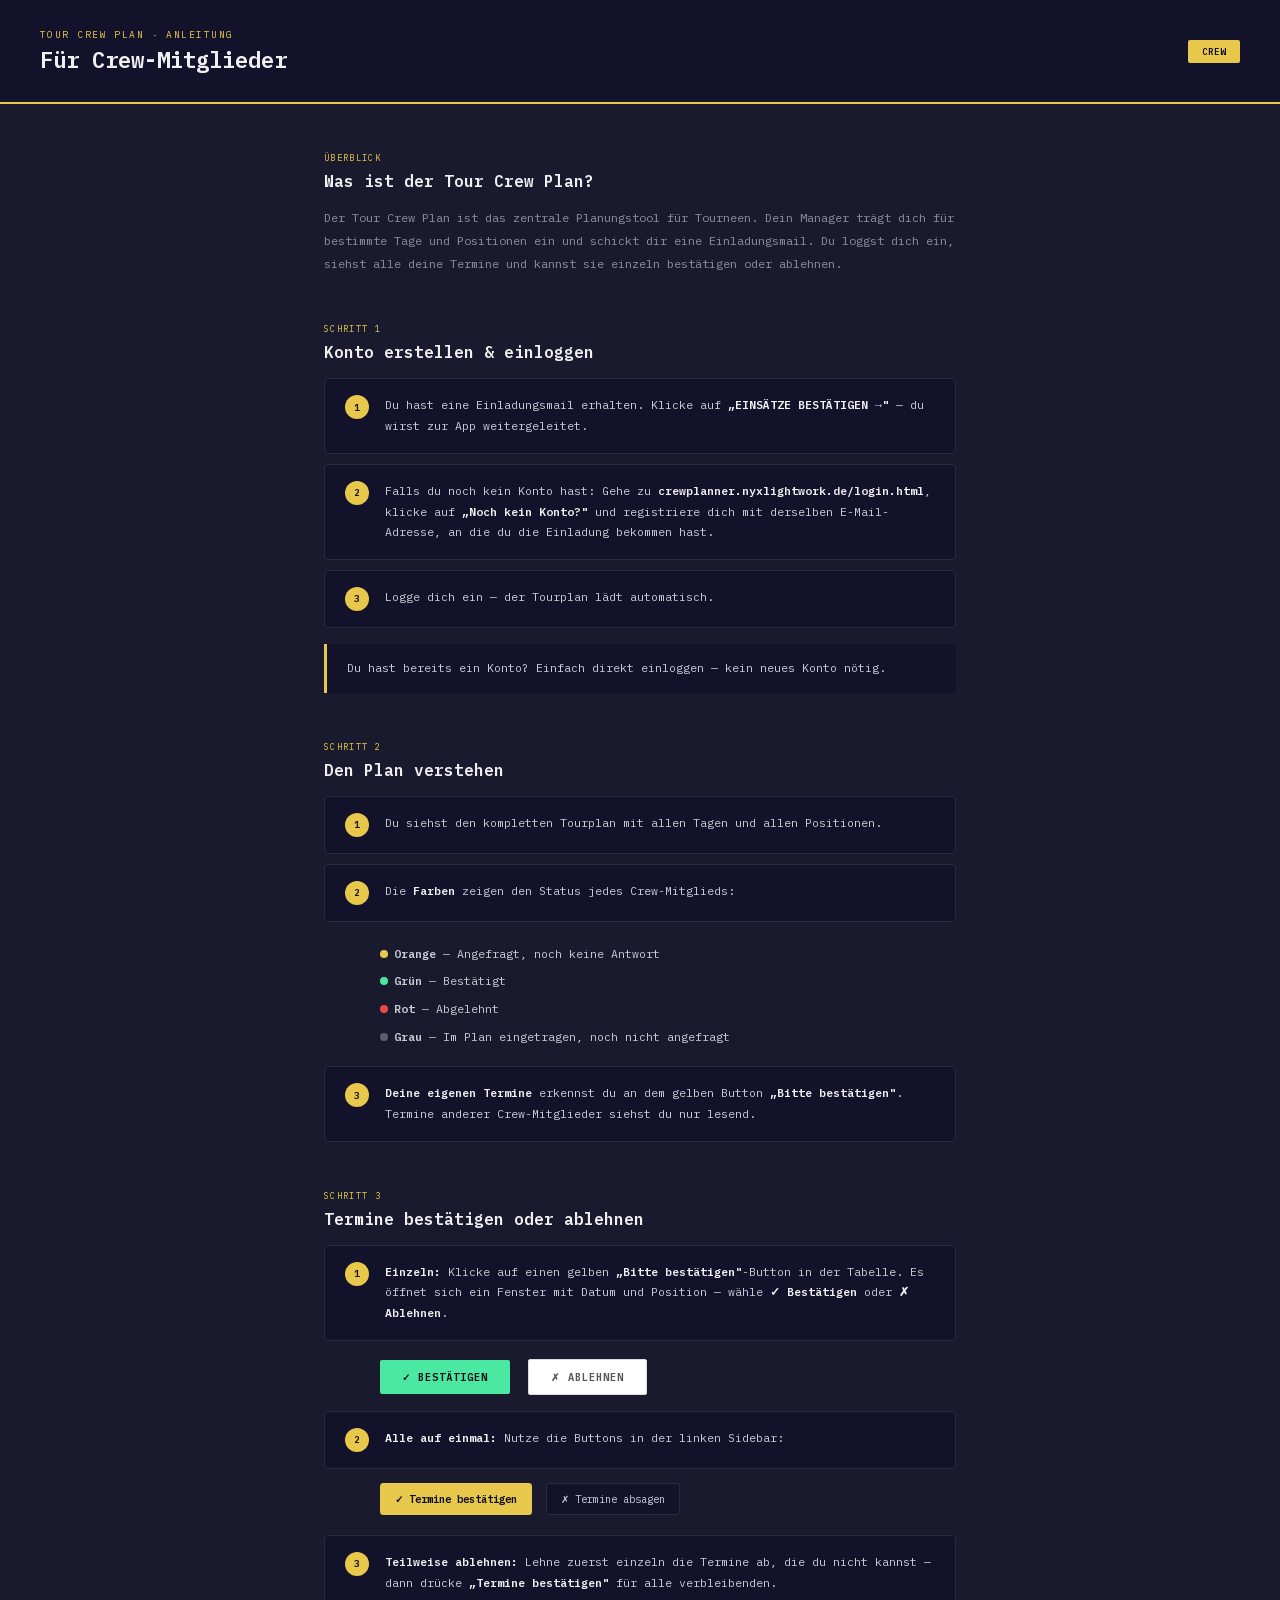
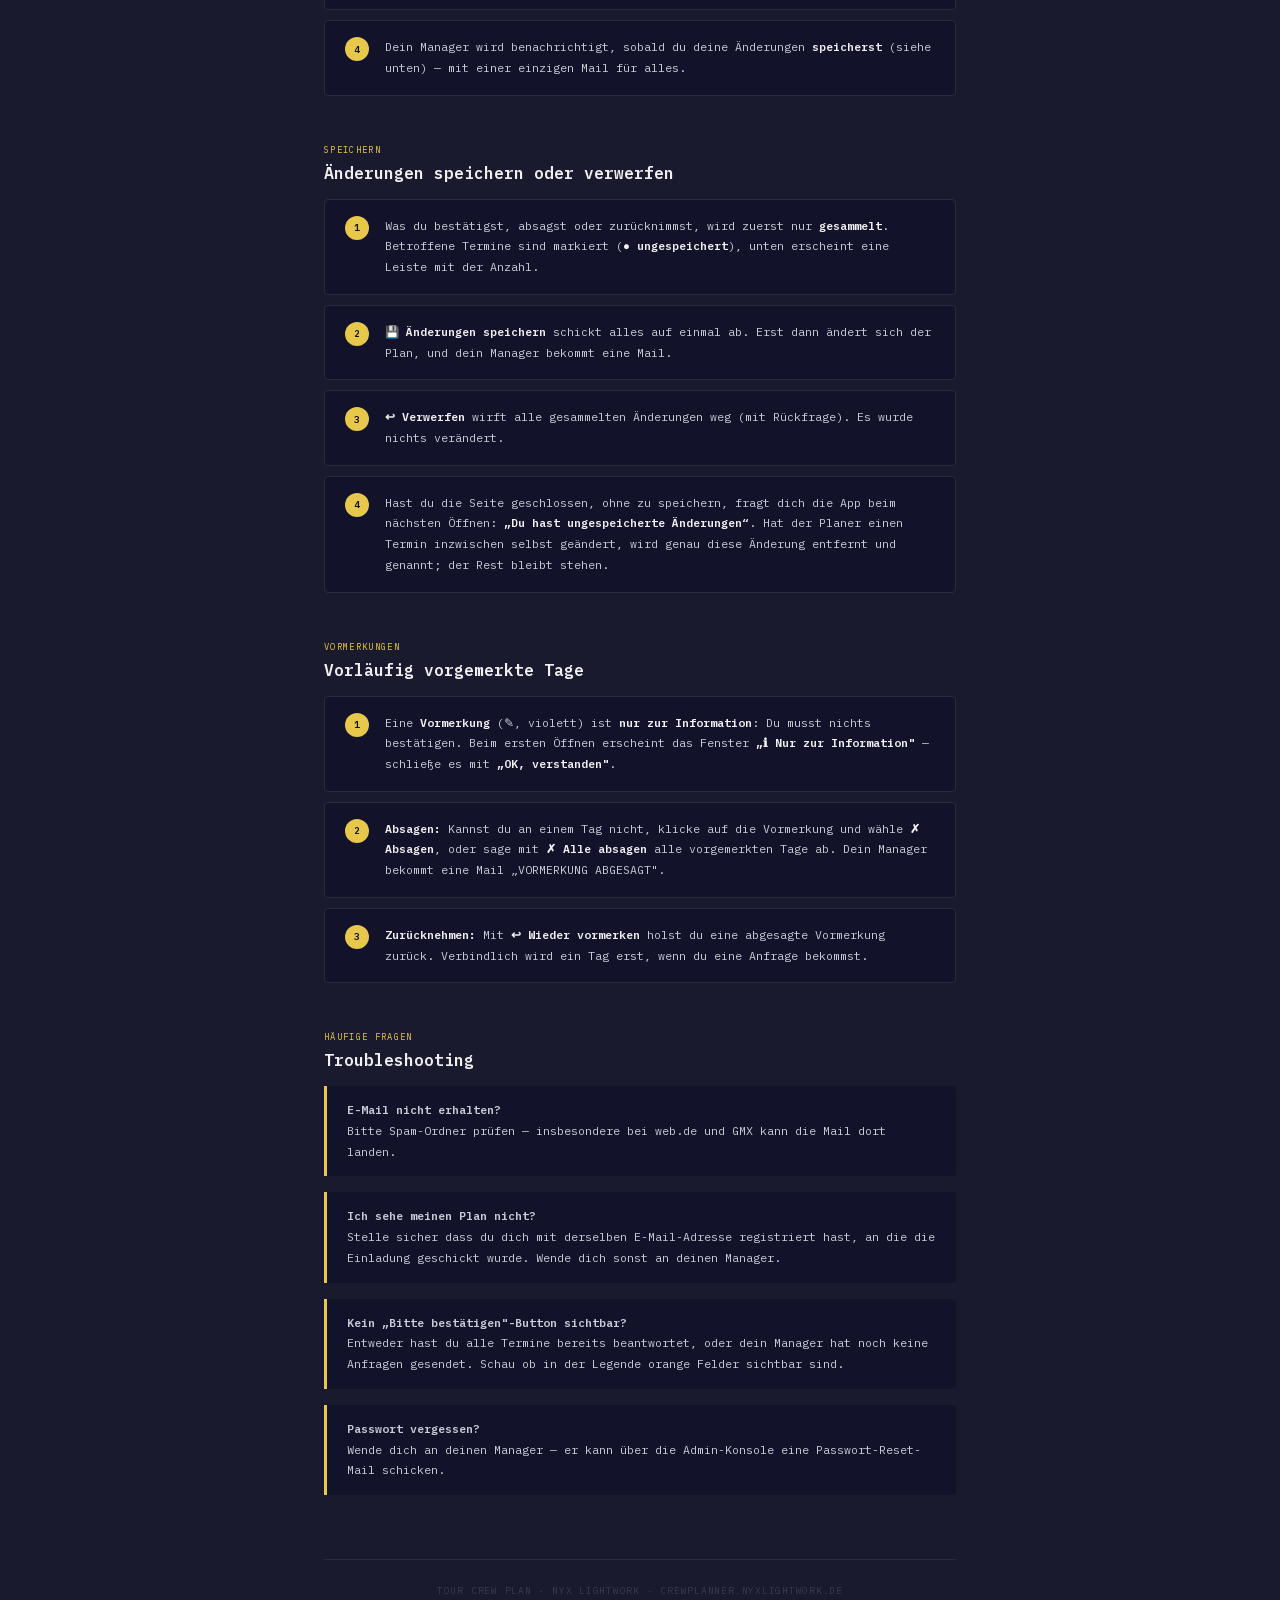
<file: docs/guide-crew.html>
<!DOCTYPE html>
<html lang="de">
<head>
<meta charset="UTF-8">
<meta name="viewport" content="width=device-width, initial-scale=1.0">
<title>Crew-Anleitung — Tour Crew Plan</title>
<style>
/* Schrift selbst gehostet statt von fonts.googleapis.com (v0.8.4). Zwei Gründe: Die CSP steht
   auf `font-src 'self'`, und diese Seite bekommt jedes Crew-Mitglied per E-Mail verlinkt —
   bisher meldete sich damit jeder Leser bei Google. Pfad relativ, die Seite liegt unter /docs/. */
@font-face{font-family:'IBM Plex Mono';font-style:normal;font-weight:400;font-display:swap;src:url('../assets/fonts/ibm-plex-mono-400.woff2') format('woff2');}
@font-face{font-family:'IBM Plex Mono';font-style:normal;font-weight:500;font-display:swap;src:url('../assets/fonts/ibm-plex-mono-500.woff2') format('woff2');}
@font-face{font-family:'IBM Plex Mono';font-style:normal;font-weight:600;font-display:swap;src:url('../assets/fonts/ibm-plex-mono-600.woff2') format('woff2');}
@font-face{font-family:'IBM Plex Mono';font-style:normal;font-weight:400;font-display:swap;src:url('../assets/fonts/ibm-plex-mono-400-ext.woff2') format('woff2');unicode-range:U+0100-024F,U+0259,U+1E00-1EFF,U+2020,U+20A0-20AB,U+20AD-20CF,U+2113,U+2C60-2C7F,U+A720-A7FF;}
@font-face{font-family:'IBM Plex Mono';font-style:normal;font-weight:500;font-display:swap;src:url('../assets/fonts/ibm-plex-mono-500-ext.woff2') format('woff2');unicode-range:U+0100-024F,U+0259,U+1E00-1EFF,U+2020,U+20A0-20AB,U+20AD-20CF,U+2113,U+2C60-2C7F,U+A720-A7FF;}
@font-face{font-family:'IBM Plex Mono';font-style:normal;font-weight:600;font-display:swap;src:url('../assets/fonts/ibm-plex-mono-600-ext.woff2') format('woff2');unicode-range:U+0100-024F,U+0259,U+1E00-1EFF,U+2020,U+20A0-20AB,U+20AD-20CF,U+2113,U+2C60-2C7F,U+A720-A7FF;}

*, *::before, *::after { box-sizing: border-box; margin: 0; padding: 0; }
body {
  background: #1a1a2e; color: #c8cdd5;
  font-family: 'IBM Plex Mono', 'Courier New', monospace;
  min-height: 100vh; padding: 0 0 64px 0;
}
.header {
  background: #12122a; border-bottom: 2px solid #e8c84a;
  padding: 28px 40px; display: flex; align-items: center; gap: 20px;
}
.header-label {
  font-size: .6rem; letter-spacing: .15em; text-transform: uppercase;
  color: #e8c84a; margin-bottom: 4px;
}
.header-title { font-size: 1.4rem; font-weight: 600; color: #f0f0f0; }
.role-badge {
  margin-left: auto; background: #e8c84a; color: #0d0d1a;
  font-size: .55rem; font-weight: 600; letter-spacing: .12em;
  text-transform: uppercase; padding: 6px 14px; border-radius: 2px;
}
.content { max-width: 680px; margin: 0 auto; padding: 48px 24px; }
.section { margin-bottom: 48px; }
.section-num {
  font-size: .55rem; letter-spacing: .15em; text-transform: uppercase;
  color: #e8c84a; margin-bottom: 8px;
}
.section-title { font-size: 1rem; font-weight: 600; color: #f0f0f0; margin-bottom: 16px; }
.section-body { font-size: .75rem; line-height: 1.9; color: #8a90a0; }
.step {
  display: flex; gap: 16px; align-items: flex-start;
  background: #12122a; border: 1px solid #2a2a40; border-radius: 4px;
  padding: 16px 20px; margin-bottom: 10px;
}
.step-num {
  flex-shrink: 0; width: 24px; height: 24px; border-radius: 50%;
  background: #e8c84a; color: #0d0d1a; font-size: .6rem; font-weight: 700;
  display: flex; align-items: center; justify-content: center;
}
.step-text { font-size: .72rem; line-height: 1.8; color: #c8cdd5; }
.step-text strong { color: #f0f0f0; }
.highlight {
  background: #12122a; border-left: 3px solid #e8c84a;
  padding: 14px 20px; border-radius: 0 4px 4px 0; margin: 16px 0;
  font-size: .72rem; line-height: 1.8; color: #c8cdd5;
}
.btn-demo {
  display: inline-block; padding: 10px 22px; font-family: 'IBM Plex Mono', monospace;
  font-size: .65rem; font-weight: 700; letter-spacing: .1em; text-transform: uppercase;
  border-radius: 2px; margin-right: 8px; margin-top: 8px; text-decoration: none;
}
.btn-primary { background: #e8c84a; color: #0d0d1a; }
.btn-confirm { background: #4ae8a0; color: #0d0d1a; }
.btn-decline { background: #ffffff; border: 1px solid #ddd; color: #555; }
.status-dot {
  display: inline-block; width: 8px; height: 8px; border-radius: 50%; margin-right: 6px;
}
.dot-green { background: #4ae8a0; }
.dot-red { background: #e84a4a; }
.dot-yellow { background: #e8c84a; }
.dot-gray { background: #5a6070; }
.sidebar-btn {
  display: inline-block; background: #12122a; border: 1px solid #2a2a40;
  border-radius: 3px; padding: 8px 14px; font-size: .65rem; color: #c8cdd5;
  margin: 4px 4px 4px 0; font-family: 'IBM Plex Mono', monospace;
}
.sidebar-btn.primary { background: #e8c84a; color: #0d0d1a; border-color: #e8c84a; font-weight: 700; }
.footer {
  margin-top: 64px; padding-top: 24px; border-top: 1px solid #2a2a40;
  font-size: .6rem; color: #3a3a50; letter-spacing: .08em; text-align: center;
  text-transform: uppercase;
}
</style>
</head>
<body>

<div class="header">
  <div>
    <div class="header-label">Tour Crew Plan · Anleitung</div>
    <div class="header-title">Für Crew-Mitglieder</div>
  </div>
  <div class="role-badge">Crew</div>
</div>

<div class="content">

  <div class="section">
    <div class="section-num">Überblick</div>
    <div class="section-title">Was ist der Tour Crew Plan?</div>
    <div class="section-body">
      Der Tour Crew Plan ist das zentrale Planungstool für Tourneen. Dein Manager trägt dich für bestimmte Tage und Positionen ein und schickt dir eine Einladungsmail. Du loggst dich ein, siehst alle deine Termine und kannst sie einzeln bestätigen oder ablehnen.
    </div>
  </div>

  <div class="section">
    <div class="section-num">Schritt 1</div>
    <div class="section-title">Konto erstellen &amp; einloggen</div>
    <div class="step">
      <div class="step-num">1</div>
      <div class="step-text">Du hast eine Einladungsmail erhalten. Klicke auf <strong>„EINSÄTZE BESTÄTIGEN →"</strong> — du wirst zur App weitergeleitet.</div>
    </div>
    <div class="step">
      <div class="step-num">2</div>
      <div class="step-text">Falls du noch kein Konto hast: Gehe zu <strong>crewplanner.nyxlightwork.de/login.html</strong>, klicke auf <strong>„Noch kein Konto?"</strong> und registriere dich mit derselben E-Mail-Adresse, an die du die Einladung bekommen hast.</div>
    </div>
    <div class="step">
      <div class="step-num">3</div>
      <div class="step-text">Logge dich ein — der Tourplan lädt automatisch.</div>
    </div>
    <div class="highlight">
      Du hast bereits ein Konto? Einfach direkt einloggen — kein neues Konto nötig.
    </div>
  </div>

  <div class="section">
    <div class="section-num">Schritt 2</div>
    <div class="section-title">Den Plan verstehen</div>
    <div class="step">
      <div class="step-num">1</div>
      <div class="step-text">Du siehst den kompletten Tourplan mit allen Tagen und allen Positionen.</div>
    </div>
    <div class="step">
      <div class="step-num">2</div>
      <div class="step-text">Die <strong>Farben</strong> zeigen den Status jedes Crew-Mitglieds:</div>
    </div>
    <div style="padding: 8px 16px 16px 56px; font-size: .72rem; line-height: 2.4; color: #c8cdd5;">
      <div><span class="status-dot dot-yellow"></span><strong>Orange</strong> — Angefragt, noch keine Antwort</div>
      <div><span class="status-dot dot-green"></span><strong>Grün</strong> — Bestätigt</div>
      <div><span class="status-dot dot-red"></span><strong>Rot</strong> — Abgelehnt</div>
      <div><span class="status-dot dot-gray"></span><strong>Grau</strong> — Im Plan eingetragen, noch nicht angefragt</div>
    </div>
    <div class="step">
      <div class="step-num">3</div>
      <div class="step-text"><strong>Deine eigenen Termine</strong> erkennst du an dem gelben Button <strong>„Bitte bestätigen"</strong>. Termine anderer Crew-Mitglieder siehst du nur lesend.</div>
    </div>
  </div>

  <div class="section">
    <div class="section-num">Schritt 3</div>
    <div class="section-title">Termine bestätigen oder ablehnen</div>
    <div class="step">
      <div class="step-num">1</div>
      <div class="step-text"><strong>Einzeln:</strong> Klicke auf einen gelben <strong>„Bitte bestätigen"</strong>-Button in der Tabelle. Es öffnet sich ein Fenster mit Datum und Position — wähle <strong>✓ Bestätigen</strong> oder <strong>✗ Ablehnen</strong>.</div>
    </div>
    <div style="padding: 0 16px 16px 56px;">
      <span class="btn-demo btn-confirm">✓ Bestätigen</span>
      <span class="btn-demo btn-decline">✗ Ablehnen</span>
    </div>
    <div class="step">
      <div class="step-num">2</div>
      <div class="step-text"><strong>Alle auf einmal:</strong> Nutze die Buttons in der linken Sidebar:</div>
    </div>
    <div style="padding: 0 16px 16px 56px;">
      <span class="sidebar-btn primary">✓ Termine bestätigen</span>
      <span class="sidebar-btn">✗ Termine absagen</span>
    </div>
    <div class="step">
      <div class="step-num">3</div>
      <div class="step-text"><strong>Teilweise ablehnen:</strong> Lehne zuerst einzeln die Termine ab, die du nicht kannst — dann drücke <strong>„Termine bestätigen"</strong> für alle verbleibenden.</div>
    </div>
    <div class="step">
      <div class="step-num">4</div>
      <div class="step-text">Dein Manager wird benachrichtigt, sobald du deine Änderungen <strong>speicherst</strong> (siehe unten) — mit einer einzigen Mail für alles.</div>
    </div>
  </div>

  <div class="section">
    <div class="section-num">Speichern</div>
    <div class="section-title">Änderungen speichern oder verwerfen</div>
    <div class="step">
      <div class="step-num">1</div>
      <div class="step-text">Was du bestätigst, absagst oder zurücknimmst, wird zuerst nur <strong>gesammelt</strong>. Betroffene Termine sind markiert (<strong>● ungespeichert</strong>), unten erscheint eine Leiste mit der Anzahl.</div>
    </div>
    <div class="step">
      <div class="step-num">2</div>
      <div class="step-text"><strong>💾 Änderungen speichern</strong> schickt alles auf einmal ab. Erst dann ändert sich der Plan, und dein Manager bekommt eine Mail.</div>
    </div>
    <div class="step">
      <div class="step-num">3</div>
      <div class="step-text"><strong>↩ Verwerfen</strong> wirft alle gesammelten Änderungen weg (mit Rückfrage). Es wurde nichts verändert.</div>
    </div>
    <div class="step">
      <div class="step-num">4</div>
      <div class="step-text">Hast du die Seite geschlossen, ohne zu speichern, fragt dich die App beim nächsten Öffnen: <strong>„Du hast ungespeicherte Änderungen“</strong>. Hat der Planer einen Termin inzwischen selbst geändert, wird genau diese Änderung entfernt und genannt; der Rest bleibt stehen.</div>
    </div>
  </div>

  <div class="section">
    <div class="section-num">Vormerkungen</div>
    <div class="section-title">Vorläufig vorgemerkte Tage</div>
    <div class="step">
      <div class="step-num">1</div>
      <div class="step-text">Eine <strong>Vormerkung</strong> (✎, violett) ist <strong>nur zur Information</strong>: Du musst nichts bestätigen. Beim ersten Öffnen erscheint das Fenster <strong>„ℹ Nur zur Information"</strong> — schließe es mit <strong>„OK, verstanden"</strong>.</div>
    </div>
    <div class="step">
      <div class="step-num">2</div>
      <div class="step-text"><strong>Absagen:</strong> Kannst du an einem Tag nicht, klicke auf die Vormerkung und wähle <strong>✗ Absagen</strong>, oder sage mit <strong>✗ Alle absagen</strong> alle vorgemerkten Tage ab. Dein Manager bekommt eine Mail „VORMERKUNG ABGESAGT".</div>
    </div>
    <div class="step">
      <div class="step-num">3</div>
      <div class="step-text"><strong>Zurücknehmen:</strong> Mit <strong>↩ Wieder vormerken</strong> holst du eine abgesagte Vormerkung zurück. Verbindlich wird ein Tag erst, wenn du eine Anfrage bekommst.</div>
    </div>
  </div>

  <div class="section">
    <div class="section-num">Häufige Fragen</div>
    <div class="section-title">Troubleshooting</div>
    <div class="highlight">
      <strong>E-Mail nicht erhalten?</strong><br>
      Bitte Spam-Ordner prüfen — insbesondere bei web.de und GMX kann die Mail dort landen.
    </div>
    <div class="highlight">
      <strong>Ich sehe meinen Plan nicht?</strong><br>
      Stelle sicher dass du dich mit derselben E-Mail-Adresse registriert hast, an die die Einladung geschickt wurde. Wende dich sonst an deinen Manager.
    </div>
    <div class="highlight">
      <strong>Kein „Bitte bestätigen"-Button sichtbar?</strong><br>
      Entweder hast du alle Termine bereits beantwortet, oder dein Manager hat noch keine Anfragen gesendet. Schau ob in der Legende orange Felder sichtbar sind.
    </div>
    <div class="highlight">
      <strong>Passwort vergessen?</strong><br>
      Wende dich an deinen Manager — er kann über die Admin-Konsole eine Passwort-Reset-Mail schicken.
    </div>
  </div>

  <div class="footer">
    Tour Crew Plan · Nyx Lightwork · crewplanner.nyxlightwork.de
  </div>

</div>
</body>
</html>
</file>
<file: theme.css>
/* ── CREWPLANNER · NYX Lightwork CI (Konzept 1d „Crew Pass") ───────────────────
   Navy/Paper, ruhig und technisch. Schrift Geist (Wortmarke, Titel, Zahlen) +
   JetBrains Mono (Labels, Eyebrows, Meta). GOLD #f7c948 lebt AUSSCHLIESSLICH im
   Logo — plus als bewusste Ausnahme im „HEUTE"-Strich der Tourtabelle (Rot ist
   mit „abgesagt" belegt). Nirgends sonst als UI-Akzent.

   Hell = „Auf Paper" (Standard :root). Dunkel = „Auf Navy". Der Betrachter
   schaltet über data-theme am <html> (Schlüssel cp_mode, Muster wie CallBoard).

   Diese Datei ist die EINE Quelle der Design-Tokens für alle vier Oberflächen
   (login/index/admin/view). styles.css und die Inline-Styles konsumieren nur
   noch var(--…). Kompatibilitäts-Aliase unten decken die alten Token-Namen ab. */

@font-face{font-family:'Geist';font-style:normal;font-weight:400;font-display:swap;src:url('assets/fonts/geist-400.woff2') format('woff2');}
@font-face{font-family:'Geist';font-style:normal;font-weight:500;font-display:swap;src:url('assets/fonts/geist-500.woff2') format('woff2');}
@font-face{font-family:'Geist';font-style:normal;font-weight:600;font-display:swap;src:url('assets/fonts/geist-600.woff2') format('woff2');}
@font-face{font-family:'Geist';font-style:normal;font-weight:700;font-display:swap;src:url('assets/fonts/geist-700.woff2') format('woff2');}
@font-face{font-family:'JetBrains Mono';font-style:normal;font-weight:400;font-display:swap;src:url('assets/fonts/jetbrains-mono-400.woff2') format('woff2');}
@font-face{font-family:'JetBrains Mono';font-style:normal;font-weight:500;font-display:swap;src:url('assets/fonts/jetbrains-mono-500.woff2') format('woff2');}
@font-face{font-family:'JetBrains Mono';font-style:normal;font-weight:600;font-display:swap;src:url('assets/fonts/jetbrains-mono-600.woff2') format('woff2');}

:root{
  --sans:'Geist',system-ui,-apple-system,'Segoe UI',Roboto,sans-serif;
  --mono:'JetBrains Mono',ui-monospace,'SF Mono',Menlo,monospace;
  --gold:#f7c948;               /* NUR Logo + HEUTE-Strich */

  /* Hell = „Sage" — gedämpftes Salbeigrün-Grau (v0.28.1). Ersetzt das warme
     Creme #F1EFE9, das mit den (warmen) prep-Zeilen einen braunen Eindruck ergab;
     Panels heben sich jetzt vom getönten Grund ab (nicht mehr „alles weiß"). */
  --bg:#E7ECE4; --panel:#FCFDFB; --panel2:#FFFFFF;
  --rule:#D5DCCD; --rule-2:#C7D0BD;
  --ink:#10172A; --ink-2:#3B4A40; --muted:#5C6A5E;
  --accent:#10172A; --accent-b:#10172A; --on-accent:#FFFFFF;
  --accent-wash:rgba(16,23,42,.06); --accent-wash-2:rgba(16,23,42,.10); --ink-wash:rgba(16,23,42,.035);

  /* Status (bedeutungstragend, Hell-Variante auf Kontrast justiert) */
  --show:#2E8B57; --reise:#3B6FB0; --prep:#A96C34; --off:#6A6F78; --warn:#C1453B;
  --pencilled:#7A5FB3;          /* vorgemerkt - eigener Ton, kollidiert nicht mit show/reise/prep/warn/gold */
  --show-wash:rgba(46,139,87,.08); --show-wash-2:rgba(46,139,87,.30);
  --warn-wash:rgba(193,69,59,.08); --warn-wash-2:rgba(193,69,59,.30);
  --pencilled-wash:rgba(122,95,179,.08); --pencilled-wash-2:rgba(122,95,179,.30);
  /* Zeilen-Tönung (Hell entschärft/kühler → prep wirkt nicht „braun" auf dem Grund) */
  --row-show-bg:rgba(46,139,87,.055); --row-show-hover:rgba(46,139,87,.10);
  --row-reise-bg:rgba(59,111,176,.05); --row-reise-hover:rgba(59,111,176,.09);
  --row-prep-bg:rgba(169,108,52,.05); --row-prep-hover:rgba(169,108,52,.09);
}

/* OS-Vorgabe, solange der Nutzer nicht explizit gewählt hat */
@media (prefers-color-scheme:dark){
  :root:where(:not([data-theme="light"])){
    --bg:#10172A; --panel:#1B2438; --panel2:#202A40;
    --rule:#26314A; --rule-2:#33415C;
    --ink:#F1EFE9; --ink-2:#C3CAD8; --muted:#9AA3B5;
    --accent:#FFFFFF; --accent-b:#FFFFFF; --on-accent:#10172A;
    --accent-wash:rgba(255,255,255,.07); --accent-wash-2:rgba(255,255,255,.11); --ink-wash:rgba(255,255,255,.03);
    --show:#5fcc8a; --reise:#6aa7e8; --prep:#e89a4a; --off:#6a6f78; --warn:#F2795A;
    --pencilled:#A98DE0;
    --show-wash:rgba(95,204,138,.08); --show-wash-2:rgba(95,204,138,.32);
    --warn-wash:rgba(242,121,90,.08); --warn-wash-2:rgba(242,121,90,.32);
    --pencilled-wash:rgba(169,141,224,.10); --pencilled-wash-2:rgba(169,141,224,.34);
    --row-show-bg:rgba(95,204,138,.035); --row-show-hover:rgba(95,204,138,.07);
    --row-reise-bg:rgba(106,167,232,.03); --row-reise-hover:rgba(106,167,232,.06);
    --row-prep-bg:rgba(232,154,74,.03); --row-prep-hover:rgba(232,154,74,.06);
  }
}
/* Der Umschalter muss die OS-Wahl in BEIDE Richtungen schlagen. */
:root[data-theme="dark"]{
  --bg:#10172A; --panel:#1B2438; --panel2:#202A40;
  --rule:#26314A; --rule-2:#33415C;
  --ink:#F1EFE9; --ink-2:#C3CAD8; --muted:#9AA3B5;
  --accent:#FFFFFF; --accent-b:#FFFFFF; --on-accent:#10172A;
    --accent-wash:rgba(255,255,255,.07); --accent-wash-2:rgba(255,255,255,.11); --ink-wash:rgba(255,255,255,.03);
  --show:#5fcc8a; --reise:#6aa7e8; --prep:#e89a4a; --off:#6a6f78; --warn:#F2795A;
  --pencilled:#A98DE0;
  --show-wash:rgba(95,204,138,.08); --show-wash-2:rgba(95,204,138,.32);
  --warn-wash:rgba(242,121,90,.08); --warn-wash-2:rgba(242,121,90,.32);
  --pencilled-wash:rgba(169,141,224,.10); --pencilled-wash-2:rgba(169,141,224,.34);
  --row-show-bg:rgba(95,204,138,.035); --row-show-hover:rgba(95,204,138,.07);
  --row-reise-bg:rgba(106,167,232,.03); --row-reise-hover:rgba(106,167,232,.06);
  --row-prep-bg:rgba(232,154,74,.03); --row-prep-hover:rgba(232,154,74,.06);
}
:root[data-theme="light"]{
  --bg:#E7ECE4; --panel:#FCFDFB; --panel2:#FFFFFF;
  --rule:#D5DCCD; --rule-2:#C7D0BD;
  --ink:#10172A; --ink-2:#3B4A40; --muted:#5C6A5E;
  --accent:#10172A; --accent-b:#10172A; --on-accent:#FFFFFF;
  --accent-wash:rgba(16,23,42,.06); --accent-wash-2:rgba(16,23,42,.10); --ink-wash:rgba(16,23,42,.035);
  --show:#2E8B57; --reise:#3B6FB0; --prep:#A96C34; --off:#6A6F78; --warn:#C1453B;
  --pencilled:#7A5FB3;
  --show-wash:rgba(46,139,87,.08); --show-wash-2:rgba(46,139,87,.30);
  --warn-wash:rgba(193,69,59,.08); --warn-wash-2:rgba(193,69,59,.30);
  --pencilled-wash:rgba(122,95,179,.08); --pencilled-wash-2:rgba(122,95,179,.30);
  --row-show-bg:rgba(46,139,87,.055); --row-show-hover:rgba(46,139,87,.10);
  --row-reise-bg:rgba(59,111,176,.05); --row-reise-hover:rgba(59,111,176,.09);
  --row-prep-bg:rgba(169,108,52,.05); --row-prep-hover:rgba(169,108,52,.09);
}

/* ── Kompatibilitäts-Aliase (alte Token-Namen der bestehenden CSS) ──────────────
   Diese referenzieren die scope-abhängigen Tokens oben → lösen pro Theme auf. */
:root{
  --rule-soft:var(--rule);
  --muted-dim:var(--muted);
  --display:var(--sans);        /* h1/Stats liefen auf Archivo → jetzt Geist */
}

/* ── Umschalt-Knopf (☀/☾), einheitlich auf allen Seiten ─────────────────────── */
.theme-toggle{
  display:inline-flex;align-items:center;justify-content:center;
  width:34px;height:34px;flex-shrink:0;
  background:var(--panel2);color:var(--ink-2);
  border:1px solid var(--rule-2);border-radius:8px;
  font-size:15px;line-height:1;cursor:pointer;
  transition:border-color .2s,color .2s,background .2s;
}
.theme-toggle:hover{border-color:var(--accent);color:var(--ink);}
.theme-toggle:focus-visible{outline:2px solid var(--accent);outline-offset:2px;}

/* ── Logo-Marke „Crew Pass" ─────────────────────────────────────────────────────
   Outlines erben currentColor (invertiert je Theme), Kopf-Kreis fest gold. */
.cp-mark{display:block;flex-shrink:0;color:var(--ink);}

/* ── Rechts-Footer (Impressum · Datenschutz) ────────────────────────────────────
   Steht hier und nicht in styles.css, weil theme.css die einzige Datei ist, die ALLE
   vier Oberflächen einbinden (admin.html und login.html laden styles.css nicht).
   Einmal gepflegt statt viermal kopiert.

   ⚠️ Das Markup dazu ist bewusst statisches HTML in jeder Seite, NICHT per JavaScript
   eingespielt: § 5 DDG verlangt „ständig verfügbar", und in diesem Projekt sind Seiten
   schon mehrfach an einem fehlgeschlagenen Modul-Import hängengeblieben. Ein Impressum,
   das bei einem JS-Fehler verschwindet, ist keins. tests/legal.test.mjs hält dagegen. */
.legal-footer{
  display:flex;flex-wrap:wrap;align-items:center;justify-content:center;gap:6px 14px;
  padding:18px 24px;margin-top:auto;
  border-top:1px solid var(--rule-2);
  background:var(--panel);
  font-family:var(--sans);font-size:.7rem;line-height:1.6;color:var(--muted);
}
.legal-footer a{color:var(--muted);text-decoration:none;border-bottom:1px solid transparent;}
.legal-footer a:hover{color:var(--ink);border-bottom-color:var(--rule-2);}
.legal-footer a:focus-visible{outline:2px solid var(--accent);outline-offset:3px;border-radius:2px;}
.legal-footer .sep{opacity:.5;}

/* ── Rechtstexte (impressum.html, datenschutz.html) ─────────────────────────────
   Lesbarkeit vor Gestaltung: eine Spalte, ruhige Zeilenlänge, keine Effekte. */
.legal-page{background:var(--bg);color:var(--ink);font-family:var(--sans);
  min-height:100vh;display:flex;flex-direction:column;}
.legal-head{
  display:flex;align-items:center;gap:14px;flex-wrap:wrap;
  padding:18px 24px;border-bottom:1px solid var(--rule-2);background:var(--panel);
}
.legal-head .back{
  font-size:.7rem;color:var(--muted);text-decoration:none;
  border:1px solid var(--rule-2);border-radius:8px;padding:7px 12px;
}
.legal-head .back:hover{color:var(--ink);border-color:var(--accent);}
.legal-head h1{font-size:1.05rem;font-weight:600;letter-spacing:.02em;margin:0;}
.legal-main{flex:1;width:100%;max-width:760px;margin:0 auto;padding:40px 24px 64px;}
.legal-main h2{
  font-size:.62rem;font-weight:600;letter-spacing:.14em;text-transform:uppercase;
  color:var(--muted);margin:40px 0 12px;
}
.legal-main h2:first-of-type{margin-top:0;}
.legal-main h3{font-size:.85rem;font-weight:600;color:var(--ink);margin:22px 0 8px;}
.legal-main p,.legal-main li{font-size:.82rem;line-height:1.85;color:var(--ink-2);}
.legal-main p{margin:0 0 12px;}
.legal-main ul{margin:0 0 14px;padding-left:20px;}
.legal-main li{margin-bottom:6px;}
.legal-main a{color:var(--ink);text-decoration:underline;text-underline-offset:3px;}
.legal-main strong{color:var(--ink);font-weight:600;}
.legal-main dl{margin:0 0 16px;}
.legal-main dt{font-size:.62rem;letter-spacing:.12em;text-transform:uppercase;
  color:var(--muted);margin-top:14px;}
.legal-main dd{font-size:.82rem;line-height:1.85;color:var(--ink-2);margin:2px 0 0;}
.legal-note{
  border-left:3px solid var(--rule-2);background:var(--panel);
  padding:14px 18px;margin:16px 0;border-radius:0 6px 6px 0;
}
.legal-note p:last-child{margin-bottom:0;}
.legal-stand{font-size:.68rem;color:var(--muted);margin-top:40px;
  padding-top:16px;border-top:1px solid var(--rule-2);}
@media (max-width:600px){
  .legal-main{padding:28px 18px 48px;}
  .legal-head{padding:14px 18px;}
}
</file>
<file: styles.css>
/* Design-Tokens (Farben, Fonts, Hell/Dunkel) leben zentral in theme.css.
   Diese Datei konsumiert nur noch var(--…). theme.css MUSS vor styles.css geladen werden. */
*{box-sizing:border-box;margin:0;padding:0;}
html,body{height:100%;}
body{
  background:var(--bg);color:var(--ink);
  font-family:var(--mono);
  font-size:12px;line-height:1.4;min-height:100vh;overflow-x:hidden;
  -webkit-font-smoothing:antialiased;
}

/* ========== Header with gold rail ========== */
.header{
  display:flex;align-items:stretch;
  background:var(--panel);
  border-bottom:1px solid var(--rule);
  position:relative;
}
/* Brief: „Kein Gold-Balken. Nur eine Haarlinie unten." → Rail entfällt. */
.header-rail{display:none;}
.header-body{
  flex:1;
  display:grid;grid-template-columns:1fr auto 1fr;align-items:center;gap:24px;
  padding:12px 22px;
  min-height:84px;
}
.hleft{display:flex;align-items:center;justify-content:flex-start;}
.hright{display:flex;align-items:center;justify-content:flex-end;gap:12px;}
.logo-planer{max-height:64px;max-width:280px;object-fit:contain;object-position:left center;display:block;}
.logo-booking{max-height:64px;max-width:280px;object-fit:contain;object-position:right center;display:block;}
.logo-band-wrap{display:flex;align-items:center;gap:14px;justify-content:center;}
.logo-band{max-height:54px;max-width:140px;object-fit:contain;display:block;}
.hcenter{text-align:center;}
h1{
  font-family:var(--sans);
  font-size:22px;font-weight:600;letter-spacing:-.02em;
  color:var(--ink);line-height:1;text-transform:none;
}
.title-slash{color:var(--muted);font-weight:600;}
.subtitle-row{
  margin-top:5px;display:flex;align-items:center;justify-content:center;gap:10px;
  font-size:10px;color:var(--muted);letter-spacing:.2em;text-transform:uppercase;font-weight:500;
}
.tour-tag{
  background:transparent;color:var(--muted);
  padding:0;border:none;
  font-size:10px;font-weight:500;letter-spacing:.2em;text-transform:uppercase;
}
.active-plan-name{
  color:var(--accent);letter-spacing:.14em;
  font-weight:600;font-size:10px;
  padding-left:10px;border-left:1px solid var(--rule);
}

/* ========== KPI Strip ========== */
.kpi-strip{
  display:grid;grid-template-columns:repeat(6,1fr);
  background:var(--panel2);
  border-bottom:1px solid var(--rule);
}
.kpi-cell{
  padding:10px 16px;
  border-right:1px solid var(--rule);
  display:flex;flex-direction:column;gap:2px;
}
.kpi-cell:last-child{border-right:none;}
.kpi-label{
  font-size:9px;color:var(--muted);
  text-transform:uppercase;letter-spacing:.2em;font-weight:500;
}
.kpi-row{display:flex;align-items:baseline;gap:6px;}
.kpi-val{
  font-family:var(--display);
  font-size:22px;font-weight:700;line-height:1;
  font-variant-numeric:tabular-nums;
}
.kpi-unit{
  font-size:9px;color:var(--muted);
  letter-spacing:.16em;text-transform:uppercase;
}
.kpi-show .kpi-val{color:var(--show);}
.kpi-reise .kpi-val{color:var(--reise);}
.kpi-prep .kpi-val{color:var(--prep);}
.kpi-off .kpi-val{color:var(--off);}
.kpi-warn .kpi-val{color:var(--warn);}

/* ========== Buttons ========== */
button{
  background:transparent;
  border:1px solid var(--rule);
  color:var(--ink);
  padding:6px 11px;
  font-family:var(--mono);font-size:11px;font-weight:500;
  letter-spacing:.02em;
  border-radius:0;cursor:pointer;
  transition:border-color .12s,color .12s,background .12s;
  white-space:nowrap;
}
button:hover{border-color:var(--muted);background:var(--panel2);}
button.primary{background:var(--accent);color:var(--on-accent);border-color:var(--accent);font-weight:600;}
button.primary:hover{filter:brightness(1.08);}
button.green{background:transparent;border-color:var(--show);color:var(--show);font-weight:600;}
button.green:hover{background:rgba(95,204,138,.08);}
button.sm{padding:3px 7px;font-size:10px;}
button.danger:hover{border-color:var(--warn);color:var(--warn);background:rgba(240,106,90,.06);}

/* ========== Layout ========== */
.layout{display:grid;grid-template-columns:232px 1fr;height:calc(100vh - 84px - 66px);}

/* ========== Sidebar - flat, left accent indicator ========== */
.sidebar{
  background:var(--panel);
  border-right:1px solid var(--rule);
  overflow-y:auto;padding:0;
  display:flex;flex-direction:column;
  scrollbar-width:thin;scrollbar-color:var(--rule) transparent;
}
.sidebar::-webkit-scrollbar{width:6px;}
.sidebar::-webkit-scrollbar-thumb{background:var(--rule);border-radius:0;}

.sidebar-section{
  padding:14px 0;
  border-bottom:1px solid var(--rule);
  background:transparent;border-radius:0;border-left:none;border-right:none;border-top:none;
}
.sidebar-section h3{
  padding:0 14px 10px;
  font-size:9px;text-transform:uppercase;letter-spacing:.24em;
  color:var(--muted);font-weight:600;margin:0;
  border:none;
}

.sb-actions{display:flex;flex-direction:column;gap:0;}
.sb-actions button{
  width:100%;text-align:left;padding:7px 14px;font-size:11px;
  background:transparent;border:none;color:var(--ink);
  letter-spacing:.02em;border-radius:0;
  border-left:2px solid transparent;
  display:flex;align-items:center;gap:12px;
  transition:border-color .1s,background .1s,color .1s;
}
.sb-gl{
  display:inline-block;width:10px;text-align:center;
  color:var(--muted-dim);font-size:10px;font-weight:600;
  transition:color .1s;flex-shrink:0;
}
.sb-actions button:hover{
  background:var(--accent-wash);
  border-left-color:var(--accent);
  color:var(--accent);
}
.sb-actions button:hover .sb-gl{color:var(--accent);}
.sb-actions button.primary{
  background:transparent;color:var(--accent);border-left-color:var(--accent);font-weight:600;
}
.sb-actions button.primary .sb-gl{color:var(--accent);}
.sb-actions button.primary:hover{background:var(--accent-wash-2);}
.sb-actions button.green{color:var(--show);border-color:transparent;}
.sb-actions button.green .sb-gl{color:var(--show);}
.sb-actions button.green:hover{border-left-color:var(--show);background:rgba(95,204,138,.06);color:var(--show);}
.sb-actions button.green:hover .sb-gl{color:var(--show);}
.sb-actions .sb-divider{height:1px;background:var(--rule);margin:6px 14px;}

/* Crew members - grid: dot / name / count */
.crew-member{
  display:grid;grid-template-columns:10px 1fr auto auto;gap:10px;align-items:center;
  padding:5px 14px;
  background:transparent;border:none;
  font-size:11px;margin:0;
  border-left:2px solid transparent;
  transition:border-color .1s,background .1s;
}
.crew-member:hover{background:var(--ink-wash);border-left-color:var(--muted-dim);}
.crew-dot{width:6px;height:6px;border-radius:0;flex-shrink:0;}
.crew-days{font-size:10px;color:var(--muted);font-variant-numeric:tabular-nums;letter-spacing:.06em;}

.add-row{display:flex;gap:5px;margin:7px 14px 0;}
.add-row input{
  flex:1;background:var(--bg);border:1px solid var(--rule);
  color:var(--ink);padding:6px 8px;
  font-family:var(--mono);font-size:11px;border-radius:0;outline:none;
  transition:border-color .12s;
}
.add-row input:focus{border-color:var(--accent);}

.leg-item{
  display:flex;align-items:center;gap:9px;
  font-size:10px;color:var(--muted);
  padding:3px 14px;letter-spacing:.04em;
}
.leg-dot{width:10px;height:10px;border-radius:0;flex-shrink:0;}

/* Plans list */
.plan-item{
  display:flex;align-items:center;gap:8px;padding:6px 14px;
  background:transparent;border:none;border-radius:0;
  font-size:11px;margin:0;cursor:pointer;
  border-left:2px solid transparent;
  transition:border-color .1s,background .1s,color .1s;
  color:var(--muted);
}
.plan-item::before{
  content:"○";font-size:8px;color:var(--muted-dim);
}
.plan-item:hover{background:var(--ink-wash);color:var(--ink);}
.plan-item.active{
  border-left-color:var(--show);background:rgba(95,204,138,.04);
  color:var(--ink);
}
.plan-item.active::before{content:"●";color:var(--show);}
.plan-item-name{flex:1;overflow:hidden;text-overflow:ellipsis;white-space:nowrap;}
.plan-item-date{font-size:9px;color:var(--muted);white-space:nowrap;letter-spacing:.08em;}

/* Type list */
.type-list-item{
  display:grid;grid-template-columns:42px 1fr auto;gap:10px;align-items:center;
  padding:5px 14px;
  background:transparent;border:none;
  font-size:11px;margin:0;
}
.type-list-dot{width:6px;height:6px;border-radius:0;flex-shrink:0;}
.type-list-label{flex:1;color:var(--muted);overflow:hidden;text-overflow:ellipsis;white-space:nowrap;}
.type-list-weight{font-size:9px;color:var(--muted-dim);white-space:nowrap;}

/* Position list in sidebar */
#posList{display:flex;flex-direction:column;gap:0;}
.sb-pos{
  display:flex;align-items:center;gap:8px;
  padding:5px 14px;font-size:11px;
  cursor:pointer;
  border-left:2px solid transparent;
  transition:background .1s,border-color .1s;
  min-width:0;
}
.sb-pos:hover{background:var(--accent-wash);border-left-color:var(--accent);}
.sb-pos-short{color:var(--accent);font-weight:600;letter-spacing:.1em;font-size:10px;text-transform:uppercase;white-space:nowrap;overflow:hidden;text-overflow:ellipsis;flex-shrink:0;max-width:90px;}
.sb-pos-label{color:var(--muted);overflow:hidden;text-overflow:ellipsis;white-space:nowrap;flex:1;min-width:0;}

/* ========== Table ========== */
.table-wrap{display:flex;flex-direction:column;overflow:hidden;background:var(--bg);}
.table-area{overflow:auto;flex:1;scrollbar-width:thin;scrollbar-color:var(--rule) transparent;}
.table-area::-webkit-scrollbar{width:8px;height:8px;}
.table-area::-webkit-scrollbar-thumb{background:var(--rule);}

table{border-collapse:separate;border-spacing:0;width:100%;min-width:800px;font-size:11px;}

thead th{
  position:sticky;top:0;z-index:10;
  background:var(--panel);
  border-bottom:1px solid var(--rule);
  border-right:1px solid var(--rule-soft);
  padding:10px 12px;text-align:left;
  font-size:9px;text-transform:uppercase;letter-spacing:.22em;
  color:var(--muted);font-weight:500;
}
thead th.pos-h{
  color:var(--accent);font-size:10px;font-weight:600;letter-spacing:.16em;
  text-align:center;
  border-bottom:1px solid var(--rule);
  background:var(--panel);
}
thead th:first-child{left:0;z-index:12;padding-left:18px;}
thead th:nth-child(2){left:88px;z-index:12;}
thead th:nth-child(3){left:213px;z-index:12;}

tbody tr{transition:background .08s;}
tbody td{
  border-bottom:1px solid var(--rule-soft);
  padding:0;vertical-align:middle;
  position:relative;
}
tbody td:first-child{position:sticky;left:0;z-index:4;padding-left:0;}
tbody td:nth-child(2){position:sticky;left:88px;z-index:4;}
tbody td:nth-child(3){position:sticky;left:213px;z-index:4;}

/* Row backgrounds - very subtle tint */
.row-show{--row-bg:var(--row-show-bg);--row-bg-hover:var(--row-show-hover);--row-accent:var(--show);}
.row-reise{--row-bg:var(--row-reise-bg);--row-bg-hover:var(--row-reise-hover);--row-accent:var(--reise);}
.row-prep{--row-bg:var(--row-prep-bg);--row-bg-hover:var(--row-prep-hover);--row-accent:var(--prep);}
.row-off{--row-bg:transparent;--row-bg-hover:var(--ink-wash);--row-accent:var(--off);}
.row-show td,.row-reise td,.row-prep td,.row-off td{background:var(--row-bg);}
.row-show:hover td,.row-reise:hover td,.row-prep:hover td,.row-off:hover td{background:var(--row-bg-hover);}

/* ── „Heute"-Markierung (v0.25.0): wo läuft die Tour gerade? ── */
/* Vergangene Tage abgedunkelt (Outlook-Muster „shaded past days") */
tbody tr.is-past td{opacity:.5;}
/* Heute-Zeile leicht gold getönt (überschreibt --row-bg). Gold ist hier die
   bewusste Ausnahme (Rot = „abgesagt", daher nicht Rot). */
tbody tr.is-today td{background:rgba(247,201,72,.14)!important;}
/* Der „Strich": durchgehende Gold-Linie oben — box-shadow inset, damit auch die
   position:sticky-Spalten (Datum/Typ/Ort) die Linie zeigen (echter border-top bricht dort).
   is-nextday trägt den Strich, wenn heute kein exakter Tourtag ist (Lücke/vor Tourbeginn). */
tbody tr.is-today td,tbody tr.is-nextday td{box-shadow:inset 0 2px 0 0 var(--gold);}
.today-badge{
  display:inline-block;margin-left:6px;padding:1px 6px;border-radius:2px;
  background:var(--gold);color:#10172A;font-size:8px;font-weight:700;
  letter-spacing:.12em;vertical-align:middle;
}

/* Left accent bar per row */
tbody tr td:first-child::before{
  content:"";position:absolute;left:0;top:0;bottom:0;
  width:3px;background:var(--row-accent);
}

/* Date cell - weekday + date stacked */
tbody td.date-cell{padding:8px 12px 8px 18px;color:var(--ink);white-space:nowrap;}
.date-cell .wd{display:block;font-size:9px;color:var(--muted);letter-spacing:.12em;text-transform:uppercase;margin-bottom:2px;font-weight:500;}
.date-cell .dt{font-size:12px;font-variant-numeric:tabular-nums;color:var(--ink);}
.row-show .date-cell .dt{color:var(--show);}
.row-reise .date-cell .dt{color:var(--reise);}
.row-prep .date-cell .dt{color:var(--prep);}

/* Type cell - mockup style: dot + uppercase label in type color */
.type-cell{padding:0;min-width:110px;}
.type-btn{
  display:inline-flex;align-items:center;gap:6px;
  width:100%;padding:8px 12px;
  background:transparent;border:none;
  font-family:var(--mono);font-size:10px;font-weight:600;
  text-transform:uppercase;letter-spacing:.1em;text-align:left;
  cursor:pointer;border-radius:0;
  transition:background .12s;white-space:nowrap;
}
.type-btn::before{
  content:"";width:5px;height:5px;border-radius:0;flex-shrink:0;
  background:currentColor;
}
.row-show .type-btn{color:var(--show);}
.row-reise .type-btn{color:var(--reise);}
.row-prep .type-btn{color:var(--prep);}
.row-off .type-btn{color:var(--off);}
.type-btn:hover{background:var(--ink-wash);}

/* Location cell - Archivo display */
.loc-cell{padding:0;overflow:hidden;}
.loc-btn{
  display:block;width:100%;padding:8px 12px;
  background:transparent;border:none;
  color:var(--ink);font-family:var(--mono);font-weight:500;font-size:12px;
  text-align:left;cursor:pointer;border-radius:0;
  transition:background .12s;white-space:nowrap;overflow:hidden;text-overflow:ellipsis;
  letter-spacing:.01em;
}
.loc-btn:hover{background:var(--ink-wash);}
.loc-input{
  width:100%;padding:7px 12px;background:var(--panel2);
  border:1px solid var(--accent);color:var(--ink);
  font-family:var(--display);font-weight:500;font-size:13px;outline:none;border-radius:0;
}

/* Assign cells - compact, centered, dot+abbr */
.assign-cell{padding:0;border-left:1px solid var(--rule-soft)!important;}
.assign-btn{
  width:100%;min-height:38px;padding:6px 8px;
  background:transparent;border:none;
  font-family:var(--mono);font-size:10px;font-weight:500;letter-spacing:.04em;
  cursor:pointer;border-radius:0;text-align:center;
  transition:background .12s,color .12s;
  color:var(--muted-dim);white-space:nowrap;
}
.assign-btn:hover{
  background:var(--accent-wash)!important;
  color:var(--accent)!important;
}
.assign-btn.filled{color:var(--ink);}

/* Month separator - horizontal rule style */
.month-sep td{
  background:var(--bg)!important;padding:8px 18px!important;
  font-size:10px!important;text-transform:uppercase;letter-spacing:.24em;
  color:var(--muted)!important;font-weight:500;
  border-top:1px solid var(--rule)!important;
  border-bottom:1px solid var(--rule)!important;
}
.month-sep td::before{content:none!important;}

/* ========== Stats Bar ========== */
.stats-bar{
  background:var(--panel);
  border-top:1px solid var(--rule);
  padding:9px 22px;
  display:flex;gap:18px;font-size:10px;
  color:var(--muted);flex-wrap:wrap;align-items:center;
  letter-spacing:.12em;text-transform:uppercase;font-weight:500;
}
.stats-bar strong{color:var(--ink);font-weight:600;font-family:var(--display);}
.stat-show strong{color:var(--show);}
.stat-reise strong{color:var(--reise);}
.stat-prep strong{color:var(--prep);}

/* ========== Dropdown ========== */
.dd-ov{display:none;position:fixed;inset:0;z-index:50;}
.dd-ov.open{display:block;}
.dd-menu{
  position:fixed;
  background:var(--panel2);
  border:1px solid var(--rule);
  border-radius:0;z-index:51;min-width:200px;
  box-shadow:0 12px 36px rgba(0,0,0,.65);
  overflow:hidden;display:none;
}
.dd-hdr{
  padding:8px 12px;
  font-size:9px;text-transform:uppercase;letter-spacing:.22em;
  color:var(--muted);border-bottom:1px solid var(--rule);
  background:var(--panel);font-weight:600;
}
.dd-item{
  padding:8px 12px;font-size:11px;cursor:pointer;
  display:flex;align-items:center;gap:8px;
  transition:background .08s,color .08s;color:var(--ink);
  border-left:2px solid transparent;
}
.dd-item:hover{background:var(--accent-wash);border-left-color:var(--accent);color:var(--accent);}
.dd-item.selected{color:var(--accent);border-left-color:var(--accent);background:var(--accent-wash);}
.dd-item.selected::before{content:"✓";margin-right:-3px;font-size:10px;}
.dd-item.clear{color:var(--muted);font-style:italic;}
.dd-item.offen{color:var(--warn);font-weight:600;}
.dd-item.danger{color:var(--warn);}
.dd-item.reset{color:var(--muted);font-style:italic;font-size:10px;}
.dd-item.disabled{color:var(--muted-dim);cursor:default;pointer-events:none;font-style:italic;}

/* ========== Modal ========== */
.modal-bg{display:none;position:fixed;inset:0;background:rgba(10,15,28,.62);backdrop-filter:blur(3px);z-index:200;align-items:center;justify-content:center;}
.modal-bg.open{display:flex;}
/* Body-Scroll-Lock, solange ein Modal offen ist (v0.26.1) — Hintergrund darf nicht
   hinter dem fixed-Overlay wegscrollen (Desktop harmlos: Seite scrollt dort ohnehin nicht). */
body.modal-open{overflow:hidden;}
.modal-box{
  background:var(--panel2);
  border:1px solid var(--rule);
  border-radius:0;
  padding:24px;width:380px;max-width:92vw;max-height:90vh;overflow-y:auto;
  box-shadow:0 24px 60px rgba(0,0,0,.55);
  border-left:3px solid var(--accent);
}
.modal-title{
  font-family:var(--display);font-size:18px;font-weight:800;letter-spacing:.03em;text-transform:uppercase;
  color:var(--ink);margin-bottom:16px;
}
.modal-title::before{content:"▸ ";color:var(--accent);}
.mf{margin-bottom:12px;}
.ml{font-size:9px;text-transform:uppercase;letter-spacing:.22em;color:var(--muted);display:block;margin-bottom:5px;font-weight:600;}
.mi,.ms{
  width:100%;background:var(--bg);border:1px solid var(--rule);
  color:var(--ink);padding:8px 10px;
  font-family:var(--mono);font-size:12px;border-radius:0;outline:none;
  transition:border-color .12s;
}
.mi:focus,.ms:focus{border-color:var(--accent);}
.mactions{display:flex;gap:8px;justify-content:flex-end;margin-top:20px;}

/* PDF view choice - 3 option cards */
.pdf-view-choice{display:flex;flex-direction:column;gap:6px;}
.pvc{
  display:grid;grid-template-columns:26px 78px 1fr;gap:10px;align-items:center;
  padding:9px 11px;
  background:var(--bg);
  border:1px solid var(--rule);border-left:3px solid transparent;
  color:var(--ink);cursor:pointer;text-align:left;font-family:var(--mono);
  border-radius:0;transition:border-color .12s,background .12s,color .12s;
}
.pvc:hover{border-color:var(--muted);background:var(--panel);}
.pvc.active{border-color:var(--accent);border-left-color:var(--accent);background:var(--accent-wash);}
.pvc-ic{font-size:16px;line-height:1;text-align:center;color:var(--muted);}
.pvc.active .pvc-ic{color:var(--accent);}
.pvc-lbl{font-family:var(--display);font-size:13px;font-weight:700;letter-spacing:.04em;text-transform:uppercase;color:var(--ink);}
.pvc.active .pvc-lbl{color:var(--accent);}
.pvc-desc{font-size:10px;color:var(--muted);letter-spacing:.04em;}
.mbtn{
  background:transparent;border:1px solid var(--rule);color:var(--ink);
  padding:7px 14px;font-family:var(--mono);font-size:11px;border-radius:0;cursor:pointer;
  transition:all .12s;font-weight:500;
}
.mbtn:hover{border-color:var(--muted);background:var(--panel);}
.mbtn.primary{background:var(--accent);border-color:var(--accent);color:var(--on-accent);font-weight:600;}
.mbtn.primary:hover{filter:brightness(1.08);}

/* Tourblock modal */
#tbModal{z-index:300;}
#tbInner{
  background:var(--panel2);border:1px solid var(--rule);
  border-left:3px solid var(--accent);
  border-radius:0;width:720px;max-width:96vw;max-height:92vh;overflow-y:auto;
  box-shadow:0 24px 60px rgba(0,0,0,.55);
}
.tb-title{font-family:var(--display);font-size:20px;font-weight:800;letter-spacing:.03em;text-transform:uppercase;color:var(--show);margin-bottom:4px;}
.tb-sub{font-size:9px;color:var(--muted);text-transform:uppercase;letter-spacing:.22em;margin-bottom:18px;font-weight:600;}
.tb-g2{display:grid;grid-template-columns:1fr 1fr;gap:12px;margin-bottom:14px;}
.tb-hint{background:var(--bg);border:1px solid rgba(95,204,138,.2);border-radius:0;padding:10px 13px;font-size:11px;color:var(--show);margin-bottom:18px;line-height:1.6;}
.tb-hint strong{color:var(--show);}
.tb-bulk{display:flex;gap:7px;flex-wrap:wrap;margin-bottom:12px;padding-bottom:11px;border-bottom:1px solid var(--rule);align-items:center;}
.tb-bulk-lbl{font-size:9px;color:var(--muted);text-transform:uppercase;letter-spacing:.22em;font-weight:600;}
.tb-daylist{display:flex;flex-direction:column;gap:4px;margin-bottom:18px;max-height:calc(92vh - 320px);overflow-y:auto;padding-right:4px;}
.tb-day{display:grid;grid-template-columns:78px 140px 1fr;gap:8px;align-items:center;padding:7px 10px;border-radius:0;background:var(--bg);border:1px solid var(--rule);}

/* Logo Modal */
.logo-option{
  display:flex;align-items:center;gap:14px;padding:14px;
  border-radius:0;background:var(--bg);border:1px solid var(--rule);
  margin-bottom:10px;cursor:pointer;transition:border-color .12s,background .12s;
  border-left:3px solid transparent;
}
.logo-option:hover{border-color:var(--muted);border-left-color:var(--accent);background:var(--panel);}
.logo-option-icon{font-size:1.3rem;width:36px;text-align:center;flex-shrink:0;opacity:.8;}
.logo-option-text strong{display:block;font-size:12px;color:var(--ink);margin-bottom:2px;font-weight:600;font-family:var(--display);letter-spacing:.02em;}
.logo-option-text span{font-size:10px;color:var(--muted);letter-spacing:.04em;}
.logo-option-action{margin-left:auto;display:flex;flex-direction:column;align-items:flex-end;gap:5px;}
.logo-preview{max-height:40px;max-width:100px;object-fit:contain;border-radius:0;display:none;}
.logo-remove{font-size:9px;color:var(--warn);background:transparent;border:1px solid rgba(240,106,90,.3);padding:3px 7px;border-radius:0;cursor:pointer;display:none;font-family:var(--mono);letter-spacing:.08em;}
.logo-remove:hover{background:rgba(240,106,90,.1);}

/* ========== View Toggle Bar ========== */
.view-toggle-bar{
  display:flex;align-items:center;justify-content:space-between;gap:14px;
  padding:10px 22px;
  background:var(--panel);
  border-bottom:1px solid var(--rule);
  flex-shrink:0;
}
.view-toggle{
  display:inline-flex;
  background:var(--bg);
  border:1px solid var(--rule);
  border-radius:0;padding:0;gap:0;
}
.vt-btn{
  background:transparent;border:none;color:var(--muted);
  padding:7px 16px;font-family:var(--mono);
  font-size:10px;font-weight:600;letter-spacing:.18em;text-transform:uppercase;
  cursor:pointer;border-radius:0;
  transition:all .12s;display:inline-flex;align-items:center;gap:8px;
  border-right:1px solid var(--rule);
}
.vt-btn:last-child{border-right:none;}
.vt-btn:hover{color:var(--ink);background:var(--ink-wash);}
.vt-btn.active{background:var(--panel2);color:var(--accent);box-shadow:inset 0 2px 0 0 var(--accent);}
.vt-ic{font-size:12px;line-height:1;}
.view-toggle-meta{font-size:9px;color:var(--muted);letter-spacing:.22em;text-transform:uppercase;font-weight:600;}
.view-toggle-meta strong{color:var(--ink);font-weight:600;font-family:var(--display);}

.view-pane{flex:1;overflow:auto;background:var(--bg);}

/* ========== Block View ========== */
.blocks-area{padding:18px;display:grid;grid-template-columns:repeat(auto-fill,minmax(440px,1fr));gap:14px;align-content:start;}
.block-card{
  background:var(--panel);border:1px solid var(--rule);
  border-radius:0;overflow:hidden;
  border-left:3px solid var(--accent);
  display:flex;flex-direction:column;
  transition:border-color .15s;
}
.block-card:hover{border-color:var(--muted);}
.block-card.unassigned{grid-column:1/-1;border-style:dashed;opacity:.85;}
.bc-head{padding:12px 14px 10px;border-bottom:1px solid var(--rule);}
.bc-head-row{display:flex;align-items:baseline;justify-content:space-between;gap:10px;}
.bc-name{font-family:var(--display);font-size:18px;font-weight:800;letter-spacing:.03em;color:var(--ink);line-height:1;text-transform:uppercase;}
.bc-id{font-size:9px;color:var(--muted);letter-spacing:.22em;text-transform:uppercase;white-space:nowrap;font-weight:600;}
.bc-dates{margin-top:6px;font-size:10px;color:var(--muted);display:flex;align-items:center;gap:10px;flex-wrap:wrap;letter-spacing:.08em;}
.bc-dates strong{color:var(--ink);font-weight:500;}
.bc-dates .bc-sep{color:var(--rule);}

.bc-kpis{display:grid;grid-template-columns:repeat(4,1fr);gap:1px;background:var(--rule);margin-top:10px;border-top:1px solid var(--rule);border-bottom:1px solid var(--rule);}
.bc-kpi{background:var(--panel);padding:8px 10px;display:flex;flex-direction:column;gap:1px;}
.bc-kpi-val{font-family:var(--display);font-size:16px;font-weight:700;letter-spacing:.02em;line-height:1;}
.bc-kpi-lbl{font-size:9px;color:var(--muted);text-transform:uppercase;letter-spacing:.2em;font-weight:600;}
.bc-kpi.show .bc-kpi-val{color:var(--show);}
.bc-kpi.reise .bc-kpi-val{color:var(--reise);}
.bc-kpi.prep .bc-kpi-val{color:var(--prep);}
.bc-kpi.off .bc-kpi-val{color:var(--off);}

.bc-strip{padding:10px 14px 8px;background:var(--bg);}
.bc-strip-lbl{font-size:9px;color:var(--muted);text-transform:uppercase;letter-spacing:.2em;margin-bottom:5px;display:flex;justify-content:space-between;font-weight:600;}
.bc-days{display:flex;gap:1px;border-radius:0;overflow:hidden;}
.bc-day{flex:1;height:20px;min-width:0;position:relative;cursor:help;}
.bc-day.show{background:var(--show);} .bc-day.reise{background:var(--reise);} .bc-day.prep{background:var(--prep);} .bc-day.off{background:var(--rule-2);}
.bc-day:hover{outline:2px solid var(--accent);outline-offset:-1px;z-index:2;}

.bc-venues{padding:9px 14px 11px;display:flex;flex-wrap:wrap;gap:4px;background:var(--bg);border-bottom:1px solid var(--rule);}
.bc-venue{font-size:10px;color:var(--ink);background:var(--panel2);border:1px solid var(--rule);padding:2px 7px;border-radius:0;font-family:var(--display);font-weight:500;letter-spacing:.02em;}
.bc-venue.multi::after{content:attr(data-count);margin-left:5px;color:var(--muted);font-size:9px;}

.bc-crew{padding:10px 14px 11px;display:flex;flex-direction:column;gap:4px;}
.bc-crew-lbl{font-size:9px;color:var(--muted);text-transform:uppercase;letter-spacing:.2em;margin-bottom:4px;display:flex;justify-content:space-between;align-items:center;font-weight:600;}
.bc-crew-lbl .bc-open{color:var(--warn);font-weight:600;}
.bc-pos-row{display:grid;grid-template-columns:72px 1fr;gap:8px;align-items:center;font-size:11px;}
.bc-pos-lbl{color:var(--accent);font-size:10px;text-transform:uppercase;letter-spacing:.14em;white-space:nowrap;overflow:hidden;text-overflow:ellipsis;font-weight:600;}
.bc-pos-val{color:var(--ink);display:flex;align-items:center;gap:5px;min-width:0;}
.bc-pos-dot{width:6px;height:6px;border-radius:0;flex-shrink:0;}
.bc-pos-val.empty{color:var(--muted-dim);font-style:italic;}
.bc-pos-val.offen{color:var(--warn);font-weight:600;}
.bc-pos-val.mixed{color:var(--muted);}
.bc-pos-val.mixed .mx-name{color:var(--ink);}
.bc-pos-val.mixed .mx-sep{color:var(--rule);margin:0 3px;}

/* ========== Crew View ========== */
.crew-area{padding:18px;display:flex;flex-direction:column;gap:12px;}
.crew-row{
  background:var(--panel);border:1px solid var(--rule);
  border-left:3px solid var(--accent);
  border-radius:0;overflow:hidden;
  transition:border-color .15s;
}
.crew-row:hover{border-color:var(--muted);}
.crew-row-head{display:grid;grid-template-columns:220px 1fr auto;gap:14px;align-items:center;padding:10px 14px;border-bottom:1px solid var(--rule);}
.crew-row-name{display:flex;align-items:center;gap:9px;min-width:0;}
.crew-row-dot{width:8px;height:8px;border-radius:0;flex-shrink:0;}
.crew-row-text{display:flex;flex-direction:column;gap:2px;min-width:0;}
.crew-row-text strong{font-family:var(--display);font-size:16px;font-weight:800;letter-spacing:.03em;color:var(--ink);line-height:1;text-transform:uppercase;}
.crew-row-text .crew-pos-list{font-size:9px;color:var(--accent);letter-spacing:.18em;text-transform:uppercase;overflow:hidden;text-overflow:ellipsis;white-space:nowrap;font-weight:600;}
.crew-row-kpis{display:flex;gap:20px;font-size:10px;color:var(--muted);letter-spacing:.08em;text-transform:uppercase;font-weight:600;}
.crew-row-kpis strong{color:var(--ink);font-weight:700;margin-right:3px;font-family:var(--display);font-size:13px;}
.crew-row-kpis .kpi-show strong{color:var(--show);}
.crew-row-kpis .kpi-reise strong{color:var(--reise);}
.crew-row-kpis .kpi-prep strong{color:var(--prep);}
.crew-row-kpis .kpi-total strong{color:var(--ink);}
.crew-row-tl{padding:10px 14px 14px;overflow-x:auto;}
.crew-tl{display:flex;flex-direction:column;gap:6px;min-width:800px;}
.crew-tl-months{display:flex;gap:1px;font-size:9px;color:var(--muted);text-transform:uppercase;letter-spacing:.2em;font-weight:600;}
.crew-tl-month{flex:1;padding:2px 5px;background:var(--panel2);text-align:left;border-radius:0;min-width:0;overflow:hidden;}
.crew-tl-bar{display:flex;gap:0;height:16px;border-radius:0;overflow:hidden;border:1px solid var(--rule);}
.crew-tl-cell{flex:1;min-width:0;height:100%;}
.crew-tl-cell.empty{background:var(--bg);}
.crew-tl-cell.assigned.show{background:var(--show);}
.crew-tl-cell.assigned.reise{background:var(--reise);}
.crew-tl-cell.assigned.prep{background:var(--prep);}
.crew-tl-cell.assigned.off{background:var(--rule-2);}
.crew-tl-cell:hover{outline:2px solid var(--accent);outline-offset:-1px;position:relative;z-index:3;}

.crew-empty{padding:60px 20px;text-align:center;color:var(--muted);font-size:12px;}
.crew-empty strong{display:block;font-family:var(--display);font-size:20px;color:var(--ink);letter-spacing:.03em;margin-bottom:8px;text-transform:uppercase;font-weight:800;}

.bc-legend{grid-column:1/-1;display:flex;gap:14px;padding:4px 4px 0;font-size:9px;color:var(--muted);flex-wrap:wrap;letter-spacing:.18em;text-transform:uppercase;font-weight:600;}
.bc-legend .li{display:flex;align-items:center;gap:5px;}
.bc-legend .ld{width:10px;height:10px;border-radius:0;}

/* ── Assignment-Status-Badges ──────────────────────────────────────────────── */
@keyframes pulse-proposed{0%,100%{opacity:1;}50%{opacity:.55;}}
.assign-btn.status-proposed{animation:pulse-proposed 2s ease-in-out infinite;}
.slot-melden{font-size:.58rem!important;color:var(--reise)!important;border-color:rgba(90,159,212,.3)!important;background:rgba(90,159,212,.06)!important;letter-spacing:.02em;}
.slot-melden:hover{background:rgba(90,159,212,.14)!important;}
.my-slot-wrap{display:flex;align-items:center;gap:3px;justify-content:center;width:100%;}
.my-slot-name{font-size:.6rem;color:var(--ink);overflow:hidden;text-overflow:ellipsis;white-space:nowrap;max-width:60px;flex:1;}
.slot-confirm{background:rgba(74,232,160,.15);border:1px solid rgba(74,232,160,.4);color:var(--show);border-radius:3px;padding:2px 6px;cursor:pointer;font-size:.65rem;flex-shrink:0;}
.slot-decline{background:rgba(232,74,74,.12);border:1px solid rgba(232,74,74,.35);color:var(--warn);border-radius:3px;padding:2px 6px;cursor:pointer;font-size:.65rem;flex-shrink:0;}
.slot-confirm:hover{background:rgba(74,232,160,.3);}
.slot-decline:hover{background:rgba(232,74,74,.25);}

/* ========== Mobile / Responsive ========== */
/* Sichtbarkeits-Utilities + Drawer-Backdrop (Basis: Desktop = versteckt) */
.mobile-only{display:none;}
.drawer-backdrop{position:fixed;inset:0;background:rgba(0,0,0,.5);z-index:290;display:none;}
.drawer-backdrop.open{display:block;}
#btnMenu{
  align-self:center;flex-shrink:0;margin-left:10px;
  align-items:center;justify-content:center;
  width:38px;height:38px;
  background:transparent;border:1px solid var(--rule);color:var(--ink);
  font-size:18px;line-height:1;cursor:pointer;border-radius:2px;padding:0;
}
#btnMenu:hover{border-color:var(--accent);color:var(--accent);}

@media (max-width:768px){
  /* --- Scroll-Trap lösen: Seite scrollt vertikal, Tabelle horizontal --- */
  .layout{grid-template-columns:1fr;height:auto;}
  .table-wrap{overflow:visible;}
  .view-pane{overflow:visible;flex:none;}
  .table-area{overflow-x:auto;overflow-y:visible;-webkit-overflow-scrolling:touch;}

  /* --- Sidebar → Off-Canvas-Drawer (Klassentoggle wie .modal-bg.open) --- */
  .sidebar{
    position:fixed;top:0;left:0;bottom:0;
    width:min(84vw,300px);
    transform:translateX(-100%);
    transition:transform .22s ease;
    z-index:300;
    border-right:1px solid var(--rule);
    box-shadow:4px 0 24px rgba(0,0,0,.5);
  }
  .sidebar.open{transform:translateX(0);}
  /* Desktop-Toggle + FAB am Handy aus (der Drawer ersetzt sie) */
  #btnSidebar,#fabSidebar{display:none !important;}

  .mobile-only{display:flex;}
  .desktop-only{display:none;}

  /* --- Header schlank: Hamburger + Titel, Seiten-Logos aus --- */
  .header-body{grid-template-columns:1fr;gap:0;padding:8px 12px;min-height:0;}
  .hleft,.hright{display:none;}
  h1{font-size:20px;}
  .subtitle-row{margin-top:3px;font-size:8px;gap:6px;}
  .logo-band{max-height:34px;max-width:90px;}

  /* --- KPI-Strip: 3 statt 6 Spalten --- */
  .kpi-strip{grid-template-columns:repeat(3,1fr);}
  .kpi-cell{padding:7px 10px;}
  .kpi-val{font-size:16px;}

  /* --- View-Toggle + Blöcke/Crew-Ansicht einspaltig --- */
  .view-toggle-bar{flex-wrap:wrap;gap:8px;padding:8px 10px;}
  .blocks-area{grid-template-columns:1fr;padding:12px;}
  .crew-row-head{grid-template-columns:1fr;gap:6px;}
  .tb-g2{grid-template-columns:1fr;}

  /* --- Modal am Handy: am Viewport oben verankert (v0.26.1) ---
     Das Overlay wird selbst zur Scroll-Fläche und richtet die Box oben aus, statt sie
     zu zentrieren. So startet die Box IMMER im sichtbaren Bereich (kein Suchen/Verschieben
     mehr), auch wenn sie höher als der Viewport ist oder die Android-URL-Bar den fixed-
     Viewport verschiebt. Ersetzt die flex-Zentrierung, die auf Android die Box aus dem Bild
     schob (schwarzer Backdrop sichtbar, Box irgendwo im Layout-Viewport-Zentrum). */
  .modal-bg{align-items:flex-start;overflow-y:auto;-webkit-overflow-scrolling:touch;padding:12px;}
  .modal-box{width:100%;max-width:none;max-height:none;margin:auto 0;}
}

/* ── Crew-Entwurf (v1.5.0): Leiste fest unten + Markierung ungespeicherter Änderungen ── */
#crewSaveBar{
  position:fixed;left:0;right:0;bottom:0;z-index:250;
  display:none;align-items:center;justify-content:space-between;flex-wrap:wrap;gap:8px 16px;
  padding:10px 16px calc(10px + env(safe-area-inset-bottom,0px));
  background:#10172A;color:#fff;border-top:2px solid #6aa7e8;
  box-shadow:0 -4px 16px rgba(0,0,0,.35);
  font-family:var(--mono);font-size:.68rem;letter-spacing:.04em;
}
#crewSaveBar .csb-dot{color:#6aa7e8;}
#crewSaveBar .csb-count{font-weight:600;}
#crewSaveBar .csb-btns{display:flex;gap:8px;flex-wrap:wrap;}
#crewSaveBar button{
  font-family:inherit;font-size:.68rem;font-weight:700;letter-spacing:.04em;
  min-height:40px;padding:8px 16px;border-radius:4px;cursor:pointer;
}
#crewSaveBar .csb-save{background:#4ae8a0;color:#10172A;border:1px solid #4ae8a0;}
#crewSaveBar .csb-discard{background:transparent;color:#fff;border:1px solid rgba(255,255,255,.45);}
body.has-save-bar{padding-bottom:84px;}   /* Leiste verdeckt sonst die letzte Tabellenzeile */
.assign-cell.draft-changed{outline:2px dashed #6aa7e8;outline-offset:-2px;}
.draft-tag{display:block;text-align:center;font-family:var(--mono);font-size:.54rem;color:#6aa7e8;padding:0 2px 3px;}
@media (max-width:768px){
  #crewSaveBar{flex-direction:column;align-items:stretch;text-align:center;}
  #crewSaveBar .csb-btns{display:grid;grid-template-columns:2fr 1fr;}
  body.has-save-bar{padding-bottom:128px;}
}
</file>
